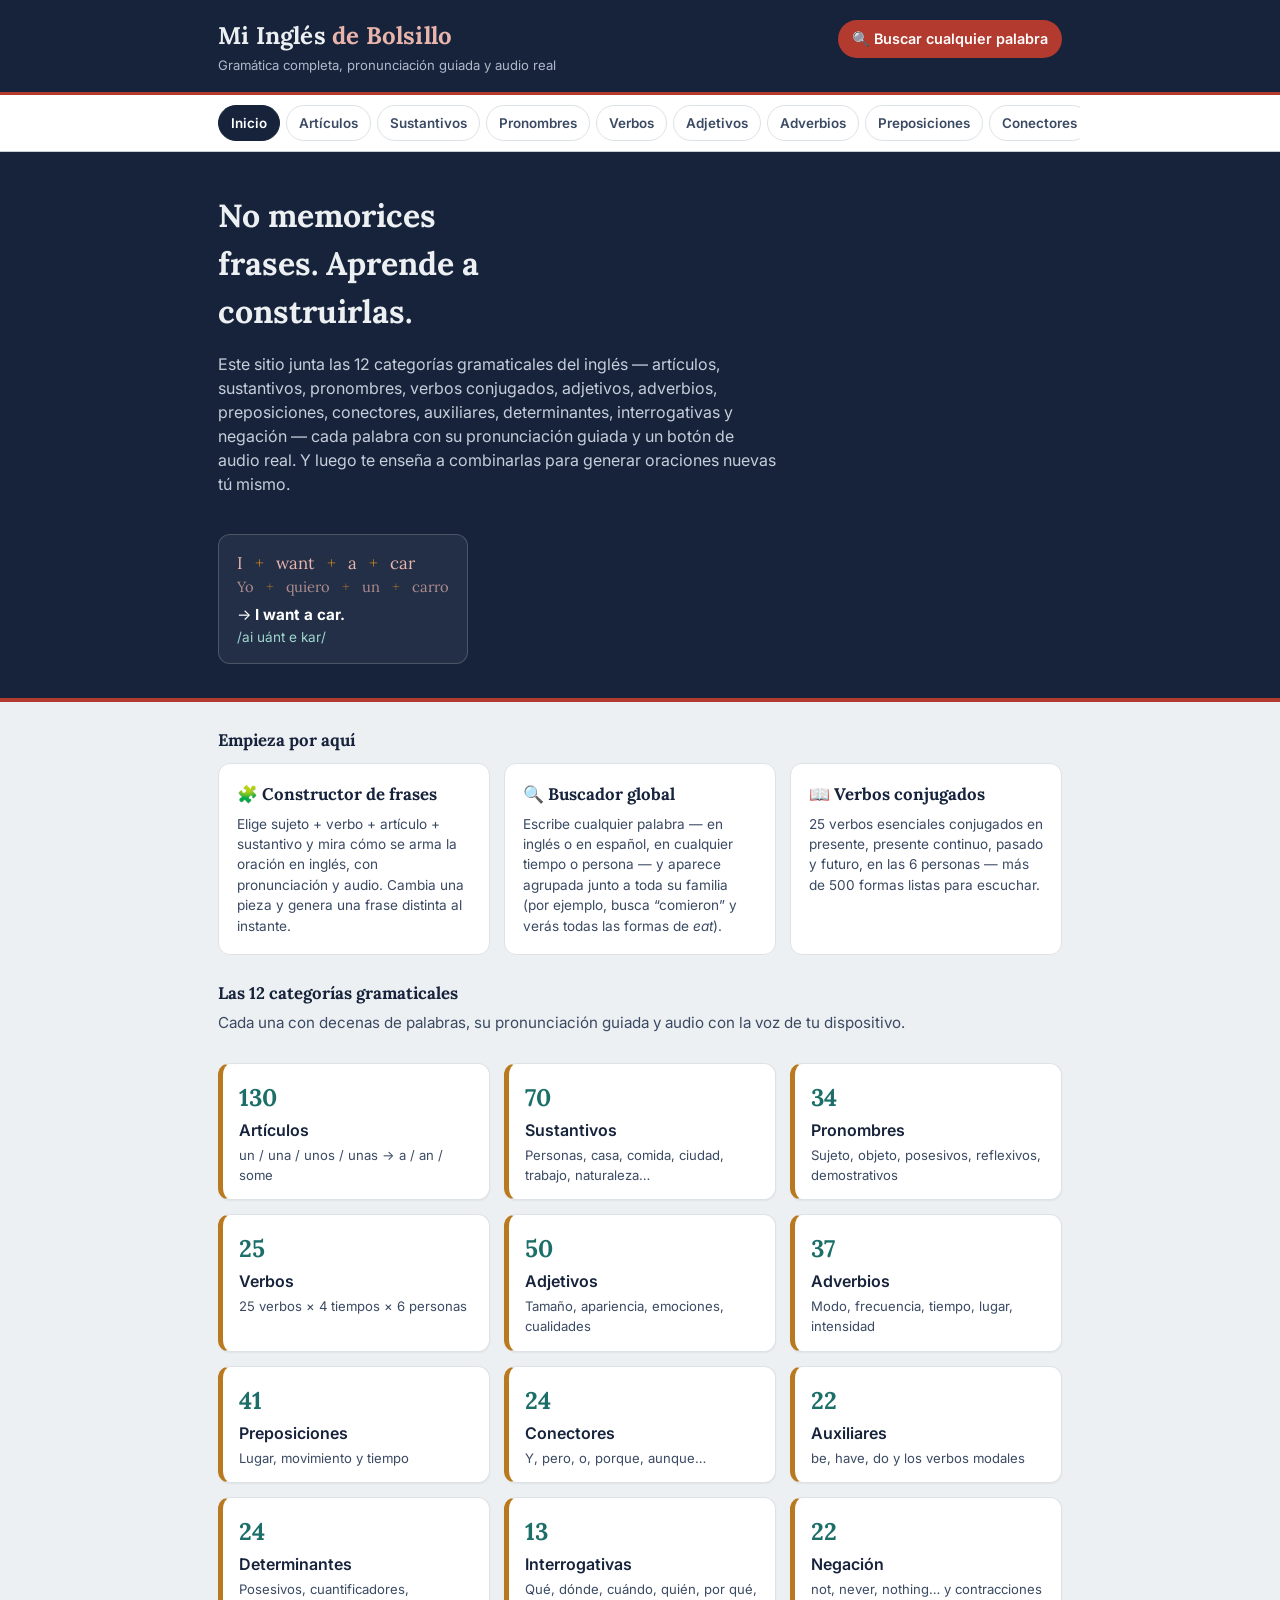
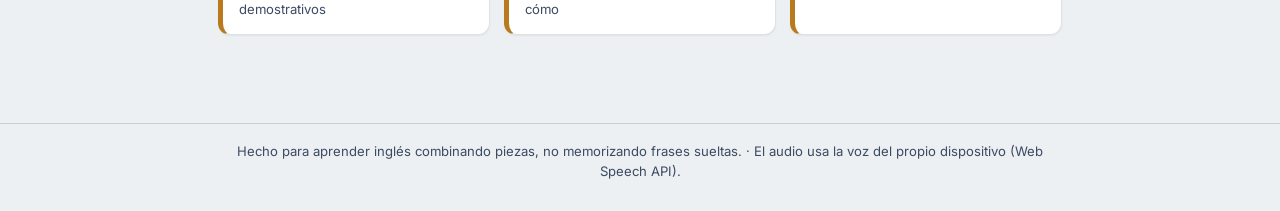
<file: index.html>
<!DOCTYPE html>
<html lang="es">
<head>
<meta charset="UTF-8">
<meta name="viewport" content="width=device-width, initial-scale=1.0">
<title>Mi Inglés de Bolsillo — Aprende inglés combinando piezas</title>
<link rel="stylesheet" href="css/style.css">
<link rel="manifest" href="manifest.json">
<meta name="theme-color" content="#16233B">
<link rel="icon" href="icons/icon-192.png">
<link rel="apple-touch-icon" href="icons/icon-192.png">
<meta name="apple-mobile-web-app-capable" content="yes">
<meta name="apple-mobile-web-app-status-bar-style" content="black-translucent">
<meta name="apple-mobile-web-app-title" content="Inglés Bolsillo">
</head>
<body>
  <header class="site-header">
    <div class="wrap">
      <div class="brand">
        <span class="brand-title">Mi Inglés <span class="accent">de Bolsillo</span></span>
        <span class="brand-tag">Gramática completa, pronunciación guiada y audio real</span>
      </div>
      <div class="header-search">
        <a href="buscador.html">🔍 Buscar cualquier palabra</a>
      </div>
    </div>
  </header>
  <nav class="tabs-rail">
    <div class="wrap">
      <a href="index.html" class="activo">Inicio</a>
      <a href="articulos.html">Artículos</a>
      <a href="sustantivos.html">Sustantivos</a>
      <a href="pronombres.html">Pronombres</a>
      <a href="verbos.html">Verbos</a>
      <a href="adjetivos.html">Adjetivos</a>
      <a href="adverbios.html">Adverbios</a>
      <a href="preposiciones.html">Preposiciones</a>
      <a href="conectores.html">Conectores</a>
      <a href="auxiliares.html">Auxiliares</a>
      <a href="determinantes.html">Determinantes</a>
      <a href="interrogativas.html">Interrogativas</a>
      <a href="negacion.html">Negación</a>
      <a href="buscador.html">🔍 Buscador</a>
      <a href="constructor.html">🧩 Constructor de frases</a>
    </div>
  </nav>

  <section class="hero-home">
    <div class="wrap">
      <h1>No memorices frases. Aprende a construirlas.</h1>
      <p class="hero-desc">Este sitio junta las 12 categorías gramaticales del inglés — artículos, sustantivos, pronombres, verbos conjugados, adjetivos, adverbios, preposiciones, conectores, auxiliares, determinantes, interrogativas y negación — cada palabra con su pronunciación guiada y un botón de audio real. Y luego te enseña a combinarlas para generar oraciones nuevas tú mismo.</p>

      <div class="hero-ejemplo">
        <div class="hero-ejemplo-formula">
          I <span class="hero-ejemplo-flecha">+</span> want <span class="hero-ejemplo-flecha">+</span> a <span class="hero-ejemplo-flecha">+</span> car
        </div>
        <div class="hero-ejemplo-formula" style="opacity:.7; font-size:.92rem;">
          Yo <span class="hero-ejemplo-flecha">+</span> quiero <span class="hero-ejemplo-flecha">+</span> un <span class="hero-ejemplo-flecha">+</span> carro
        </div>
        <div class="hero-ejemplo-resultado">→ <strong>I want a car.</strong></div>
        <div class="hero-ejemplo-ph">/ai uánt e kar/</div>
      </div>
    </div>
  </section>

  <main>
    <div class="wrap">
      <h2 class="subtitulo-seccion" style="margin-top:0;">Empieza por aquí</h2>
      <div class="destacados-grid">
        <a class="destacado-card" href="constructor.html">
          <h3>🧩 Constructor de frases</h3>
          <p>Elige sujeto + verbo + artículo + sustantivo y mira cómo se arma la oración en inglés, con pronunciación y audio. Cambia una pieza y genera una frase distinta al instante.</p>
        </a>
        <a class="destacado-card" href="buscador.html">
          <h3>🔍 Buscador global</h3>
          <p>Escribe cualquier palabra — en inglés o en español, en cualquier tiempo o persona — y aparece agrupada junto a toda su familia (por ejemplo, busca “comieron” y verás todas las formas de <em>eat</em>).</p>
        </a>
        <a class="destacado-card" href="verbos.html">
          <h3>📖 Verbos conjugados</h3>
          <p>25 verbos esenciales conjugados en presente, presente continuo, pasado y futuro, en las 6 personas — más de 500 formas listas para escuchar.</p>
        </a>
      </div>

      <h2 class="subtitulo-seccion">Las 12 categorías gramaticales</h2>
      <p class="page-sub" style="margin-top:-4px;">Cada una con decenas de palabras, su pronunciación guiada y audio con la voz de tu dispositivo.</p>
      <div class="categorias-grid" id="grid-categorias"></div>
    </div>
  </main>

  <footer class="site-footer">
    <div class="wrap">
      Hecho para aprender inglés combinando piezas, no memorizando frases sueltas. · El audio usa la voz del propio dispositivo (Web Speech API).
    </div>
  </footer>

  <script src="js/data.js"></script>
  <script>
    const CATEGORIAS_HOME = [
      { href: "articulos.html", nombre: "Artículos", desc: "un / una / unos / unas → a / an / some", n: Object.values(ARTICULOS).flat().length },
      { href: "sustantivos.html", nombre: "Sustantivos", desc: "Personas, casa, comida, ciudad, trabajo, naturaleza…", n: Object.values(SUSTANTIVOS).flat().length },
      { href: "pronombres.html", nombre: "Pronombres", desc: "Sujeto, objeto, posesivos, reflexivos, demostrativos", n: Object.values(PRONOMBRES).flat().length },
      { href: "verbos.html", nombre: "Verbos", desc: "25 verbos × 4 tiempos × 6 personas", n: 25 },
      { href: "adjetivos.html", nombre: "Adjetivos", desc: "Tamaño, apariencia, emociones, cualidades", n: Object.values(ADJETIVOS).flat().length },
      { href: "adverbios.html", nombre: "Adverbios", desc: "Modo, frecuencia, tiempo, lugar, intensidad", n: Object.values(ADVERBIOS).flat().length },
      { href: "preposiciones.html", nombre: "Preposiciones", desc: "Lugar, movimiento y tiempo", n: Object.values(PREPOSICIONES).flat().length },
      { href: "conectores.html", nombre: "Conectores", desc: "Y, pero, o, porque, aunque…", n: Object.values(CONECTORES).flat().length },
      { href: "auxiliares.html", nombre: "Auxiliares", desc: "be, have, do y los verbos modales", n: Object.values(AUXILIARES).flat().length },
      { href: "determinantes.html", nombre: "Determinantes", desc: "Posesivos, cuantificadores, demostrativos", n: Object.values(DETERMINANTES).flat().length },
      { href: "interrogativas.html", nombre: "Interrogativas", desc: "Qué, dónde, cuándo, quién, por qué, cómo", n: Object.values(INTERROGATIVAS).flat().length },
      { href: "negacion.html", nombre: "Negación", desc: "not, never, nothing… y contracciones", n: Object.values(NEGACION).flat().length }
    ];
    document.getElementById("grid-categorias").innerHTML = CATEGORIAS_HOME.map(c => `
      <a class="categoria-tab" href="${c.href}">
        <span class="num">${c.n}</span>
        <span class="nombre">${c.nombre}</span>
        <span class="desc">${c.desc}</span>
      </a>
    `).join("");
  </script>
<script>
if ("serviceWorker" in navigator) {
  window.addEventListener("load", () => {
    navigator.serviceWorker.register("sw.js").catch(console.error);
  });
}
</script>
</body>
</html>
</file>
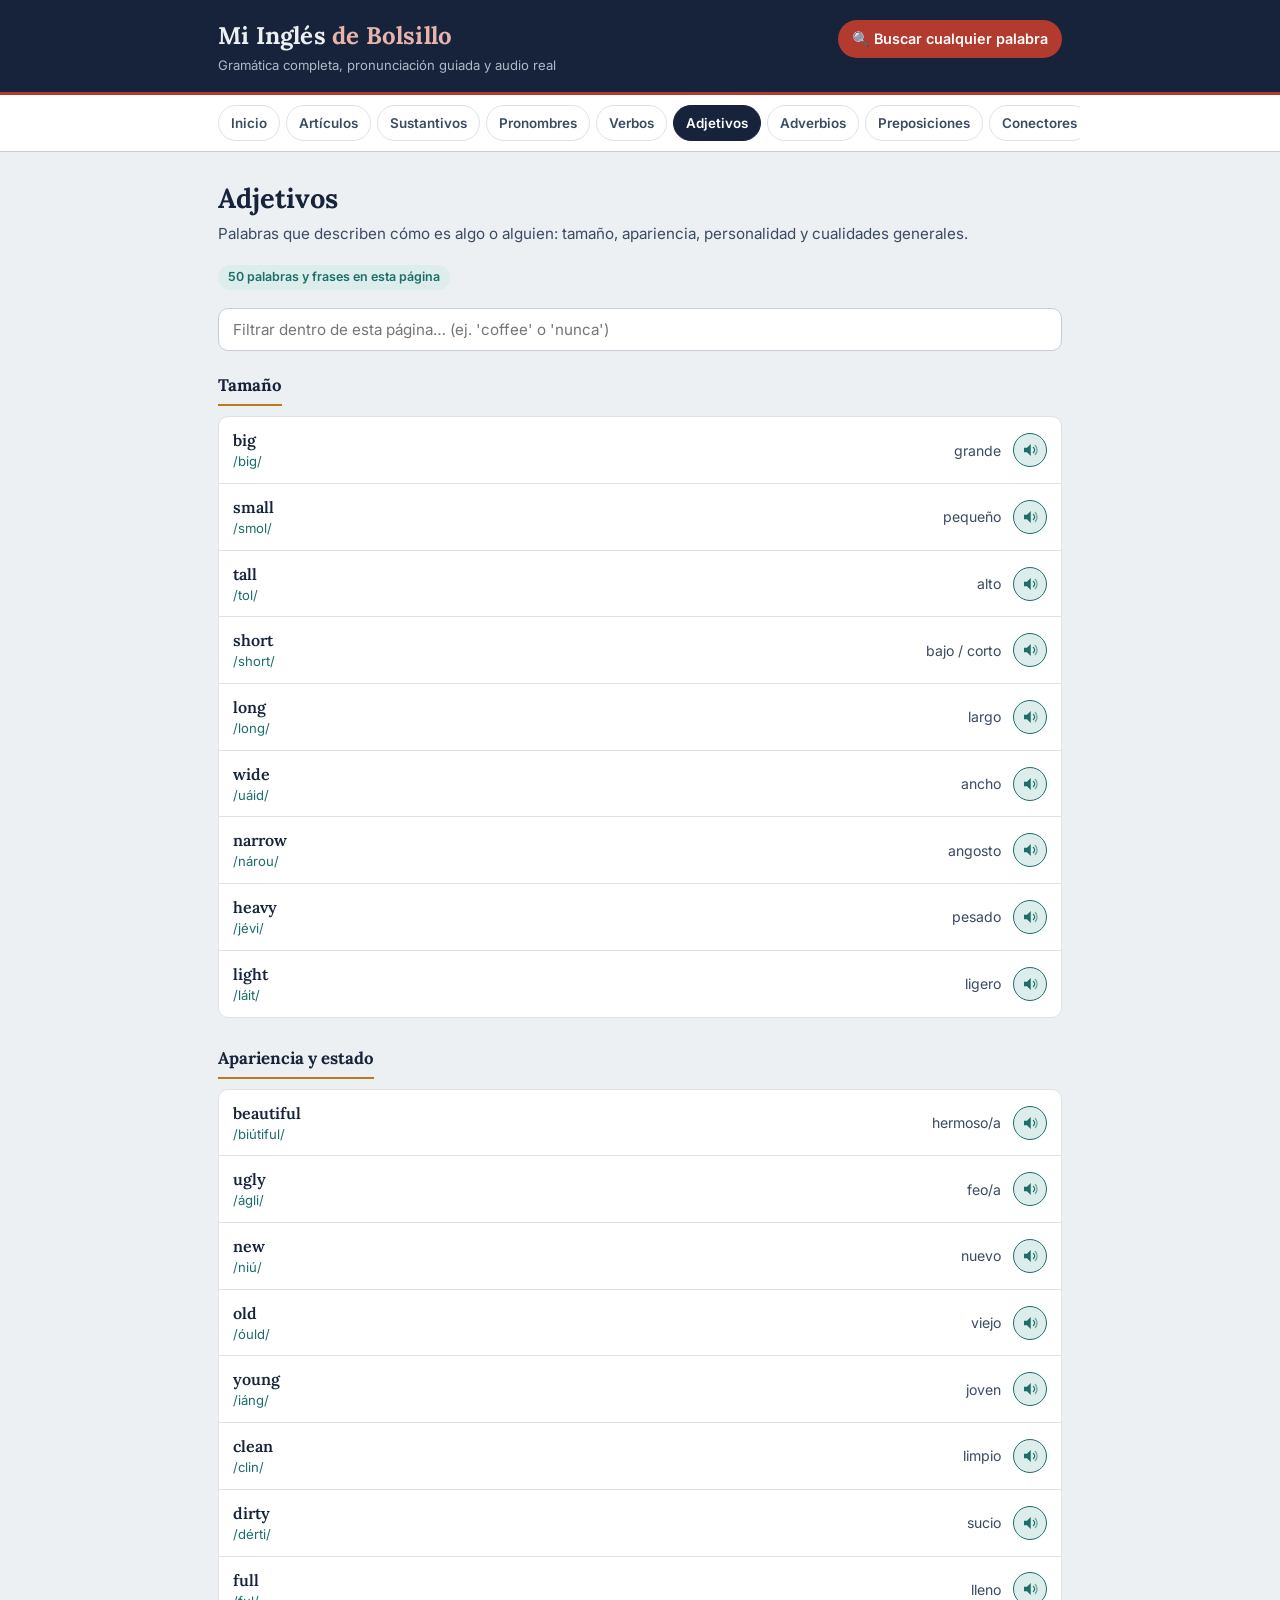
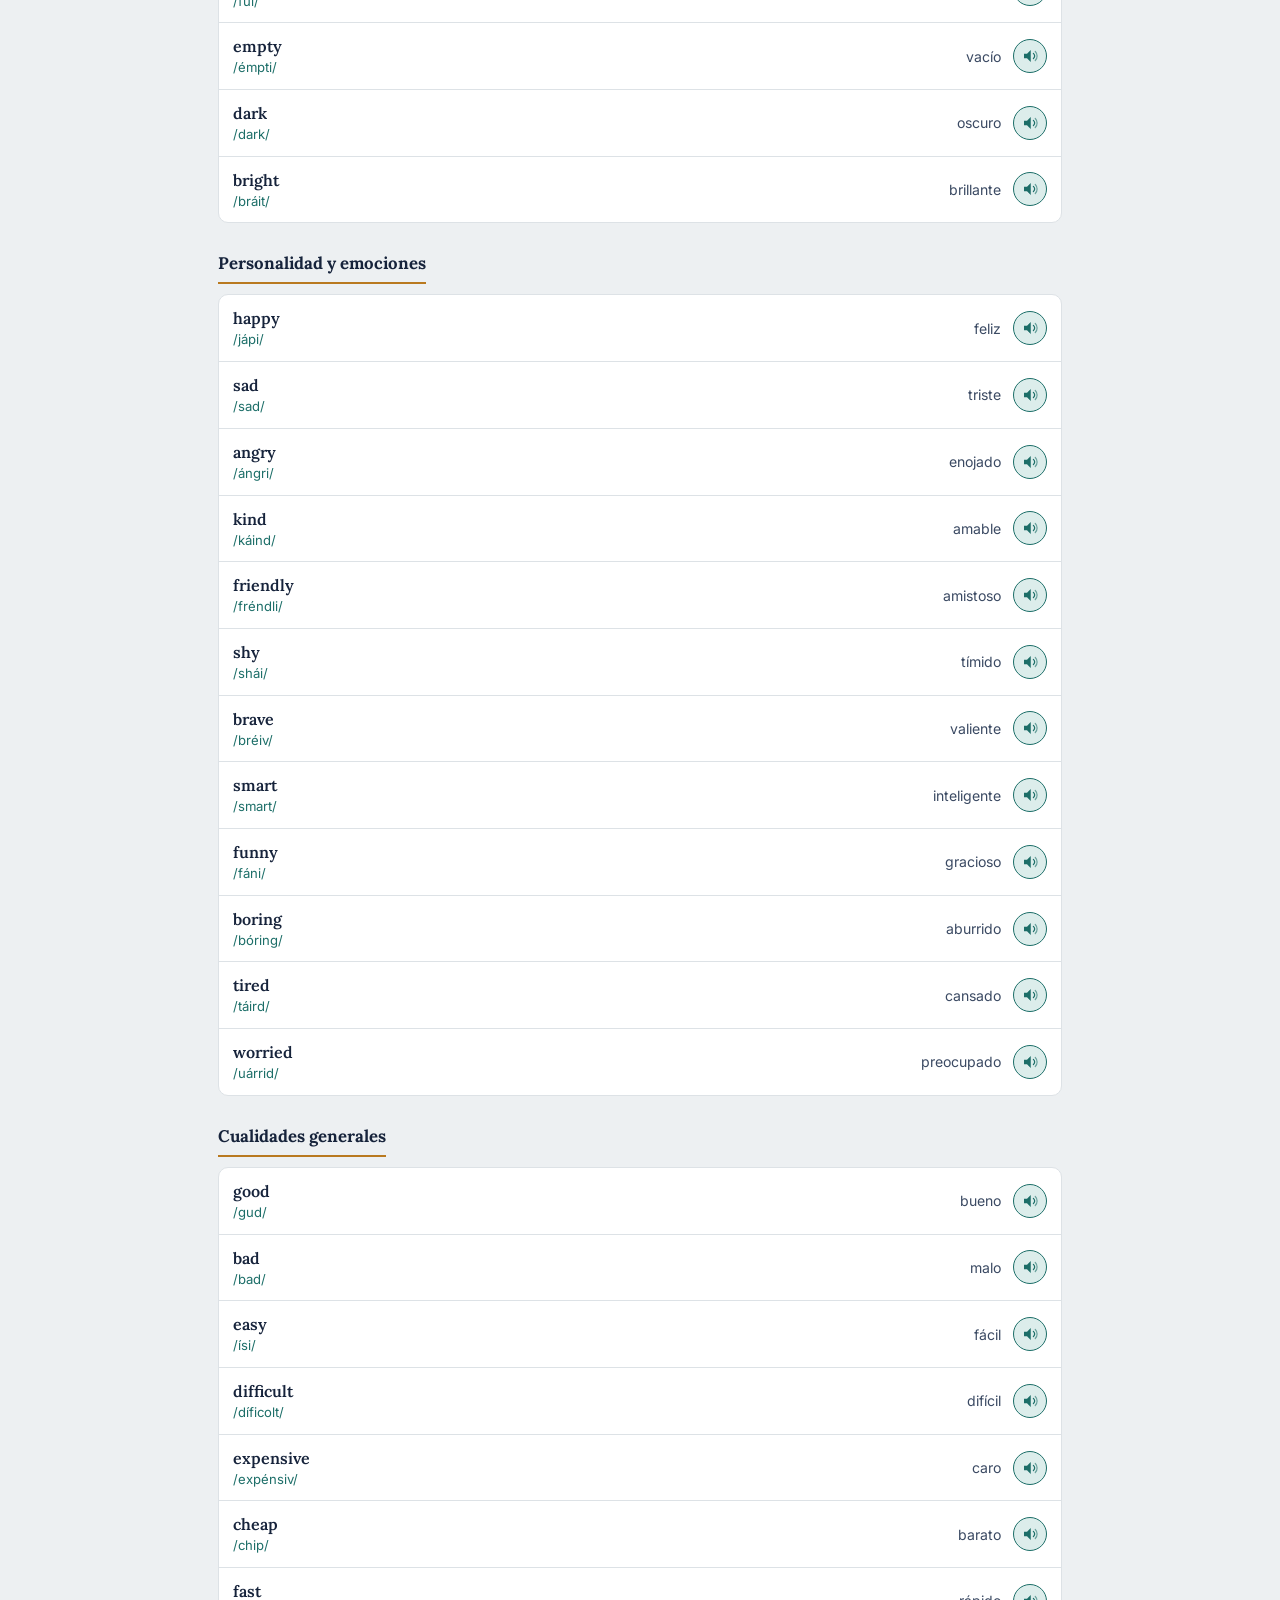
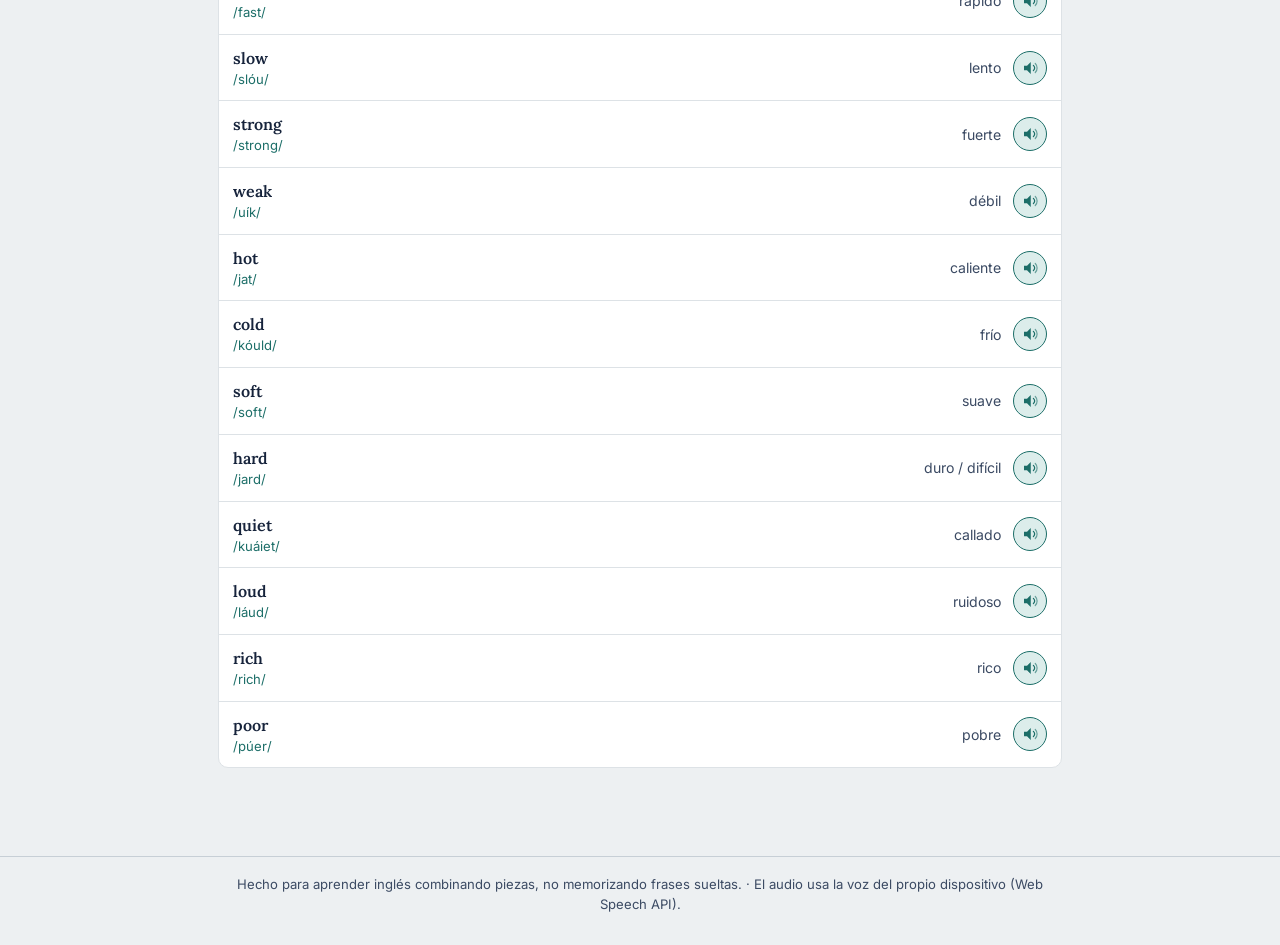
<file: adjetivos.html>
<!DOCTYPE html>
<html lang="es">
<head>
<meta charset="UTF-8">
<meta name="viewport" content="width=device-width, initial-scale=1.0">
<title>Adjetivos · Mi Inglés de Bolsillo</title>
<link rel="stylesheet" href="css/style.css">
<link rel="manifest" href="manifest.json">
<meta name="theme-color" content="#16233B">
<link rel="icon" href="icons/icon-192.png">
<link rel="apple-touch-icon" href="icons/icon-192.png">
<meta name="apple-mobile-web-app-capable" content="yes">
<meta name="apple-mobile-web-app-status-bar-style" content="black-translucent">
<meta name="apple-mobile-web-app-title" content="Inglés Bolsillo">
</head>
<body>
  <header class="site-header">
    <div class="wrap">
      <div class="brand">
        <span class="brand-title">Mi Inglés <span class="accent">de Bolsillo</span></span>
        <span class="brand-tag">Gramática completa, pronunciación guiada y audio real</span>
      </div>
      <div class="header-search">
        <a href="buscador.html">🔍 Buscar cualquier palabra</a>
      </div>
    </div>
  </header>
  <nav class="tabs-rail">
    <div class="wrap">
      <a href="index.html" class="">Inicio</a>
      <a href="articulos.html" class="">Artículos</a>
      <a href="sustantivos.html" class="">Sustantivos</a>
      <a href="pronombres.html" class="">Pronombres</a>
      <a href="verbos.html" class="">Verbos</a>
      <a href="adjetivos.html" class="activo">Adjetivos</a>
      <a href="adverbios.html" class="">Adverbios</a>
      <a href="preposiciones.html" class="">Preposiciones</a>
      <a href="conectores.html" class="">Conectores</a>
      <a href="auxiliares.html" class="">Auxiliares</a>
      <a href="determinantes.html" class="">Determinantes</a>
      <a href="interrogativas.html" class="">Interrogativas</a>
      <a href="negacion.html" class="">Negación</a>
      <a href="buscador.html" class="">🔍 Buscador</a>
      <a href="constructor.html" class="">🧩 Constructor de frases</a>
    </div>
  </nav>
  <main>
    <div class="wrap">
      <h1 class="page-title">Adjetivos</h1>
      <p class="page-sub">Palabras que describen cómo es algo o alguien: tamaño, apariencia, personalidad y cualidades generales.</p>
      <span id="lista-adjetivos-contador"></span>
      
      
      <input type="text" id="lista-adjetivos-filtro" class="filtro-local" placeholder="Filtrar dentro de esta página… (ej. 'coffee' o 'nunca')" autocomplete="off">
      <div id="lista-adjetivos"></div>
    
    </div>
  </main>
  <footer class="site-footer">
    <div class="wrap">
      Hecho para aprender inglés combinando piezas, no memorizando frases sueltas. · El audio usa la voz del propio dispositivo (Web Speech API).
    </div>
  </footer>
  <script src="js/data.js"></script>
  <script src="js/conjugator.js"></script>
  <script src="js/speech.js"></script>
  <script src="js/render.js"></script>

  <script>
    renderCategoria("lista-adjetivos", ADJETIVOS, "Adjetivos");
  </script>
<script>
if ("serviceWorker" in navigator) {
  window.addEventListener("load", () => {
    navigator.serviceWorker.register("sw.js").catch(console.error);
  });
}
</script>
</body>
</html>
</file>
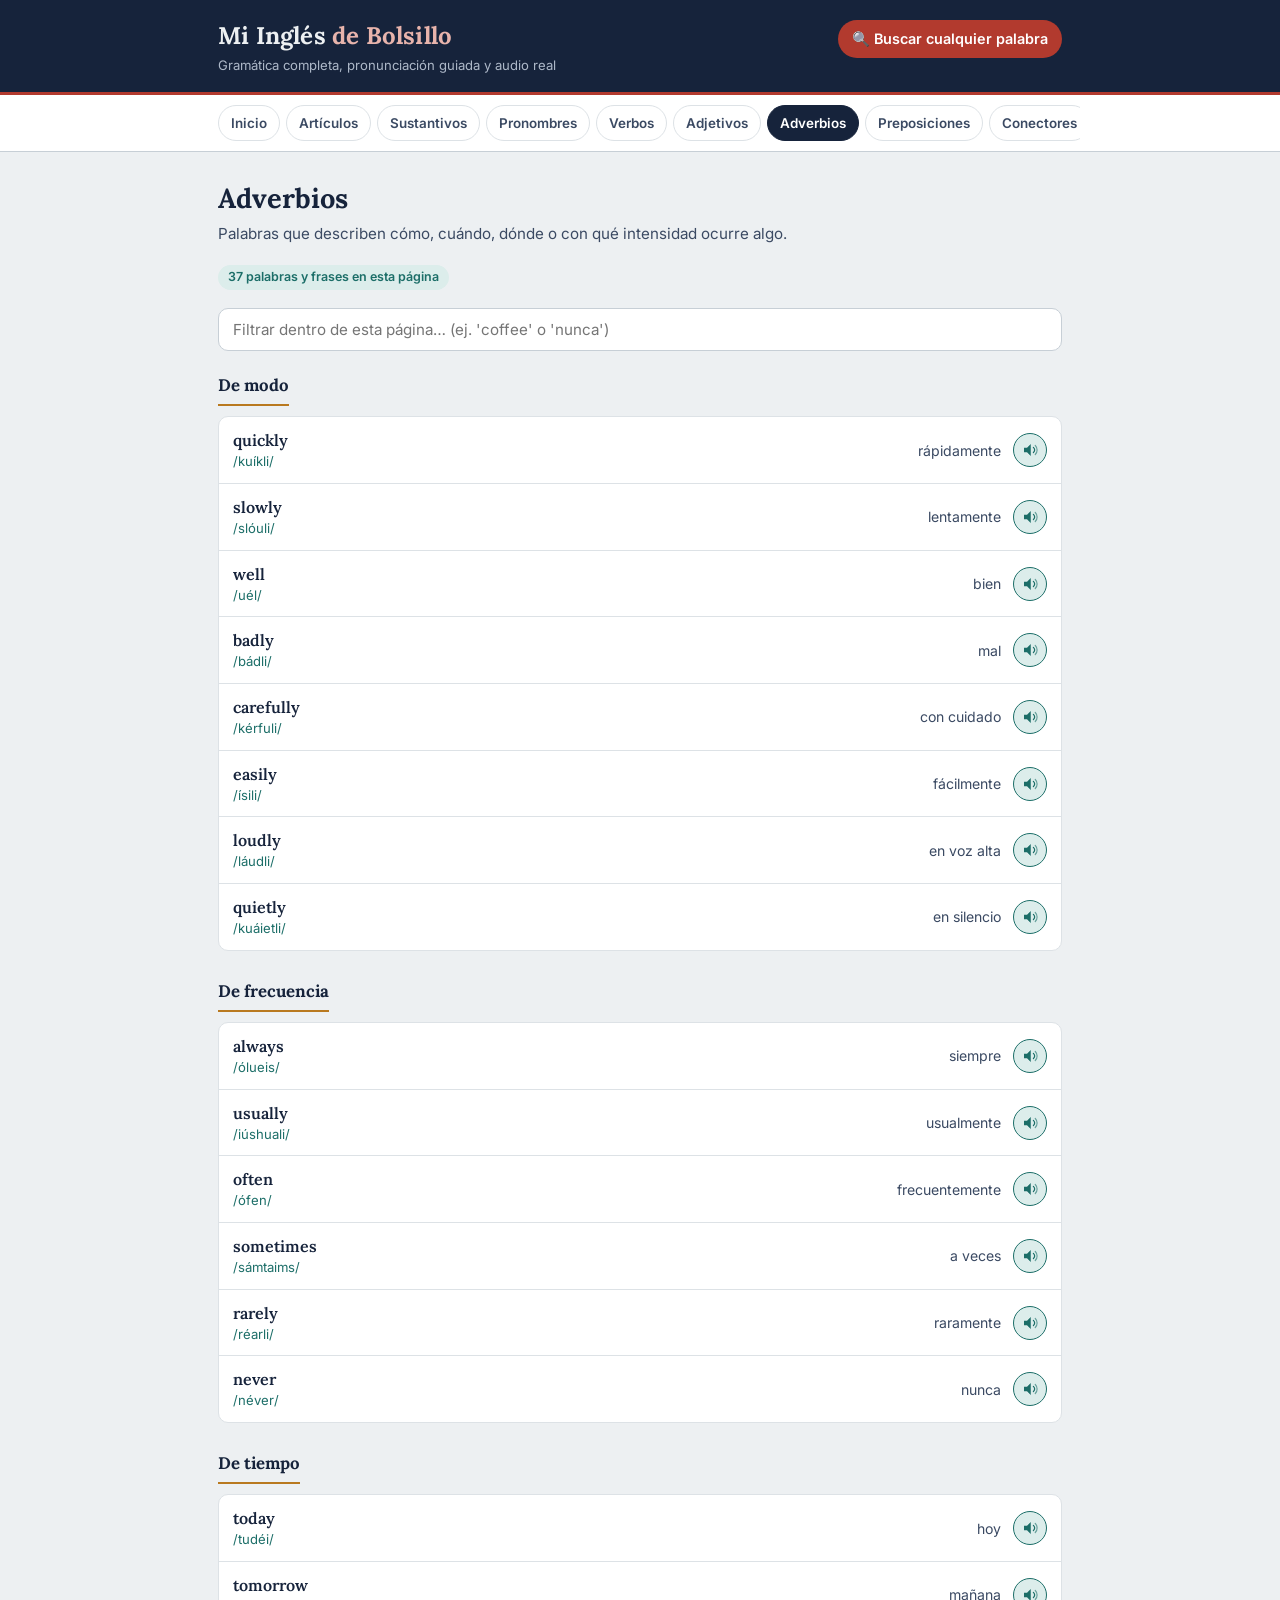
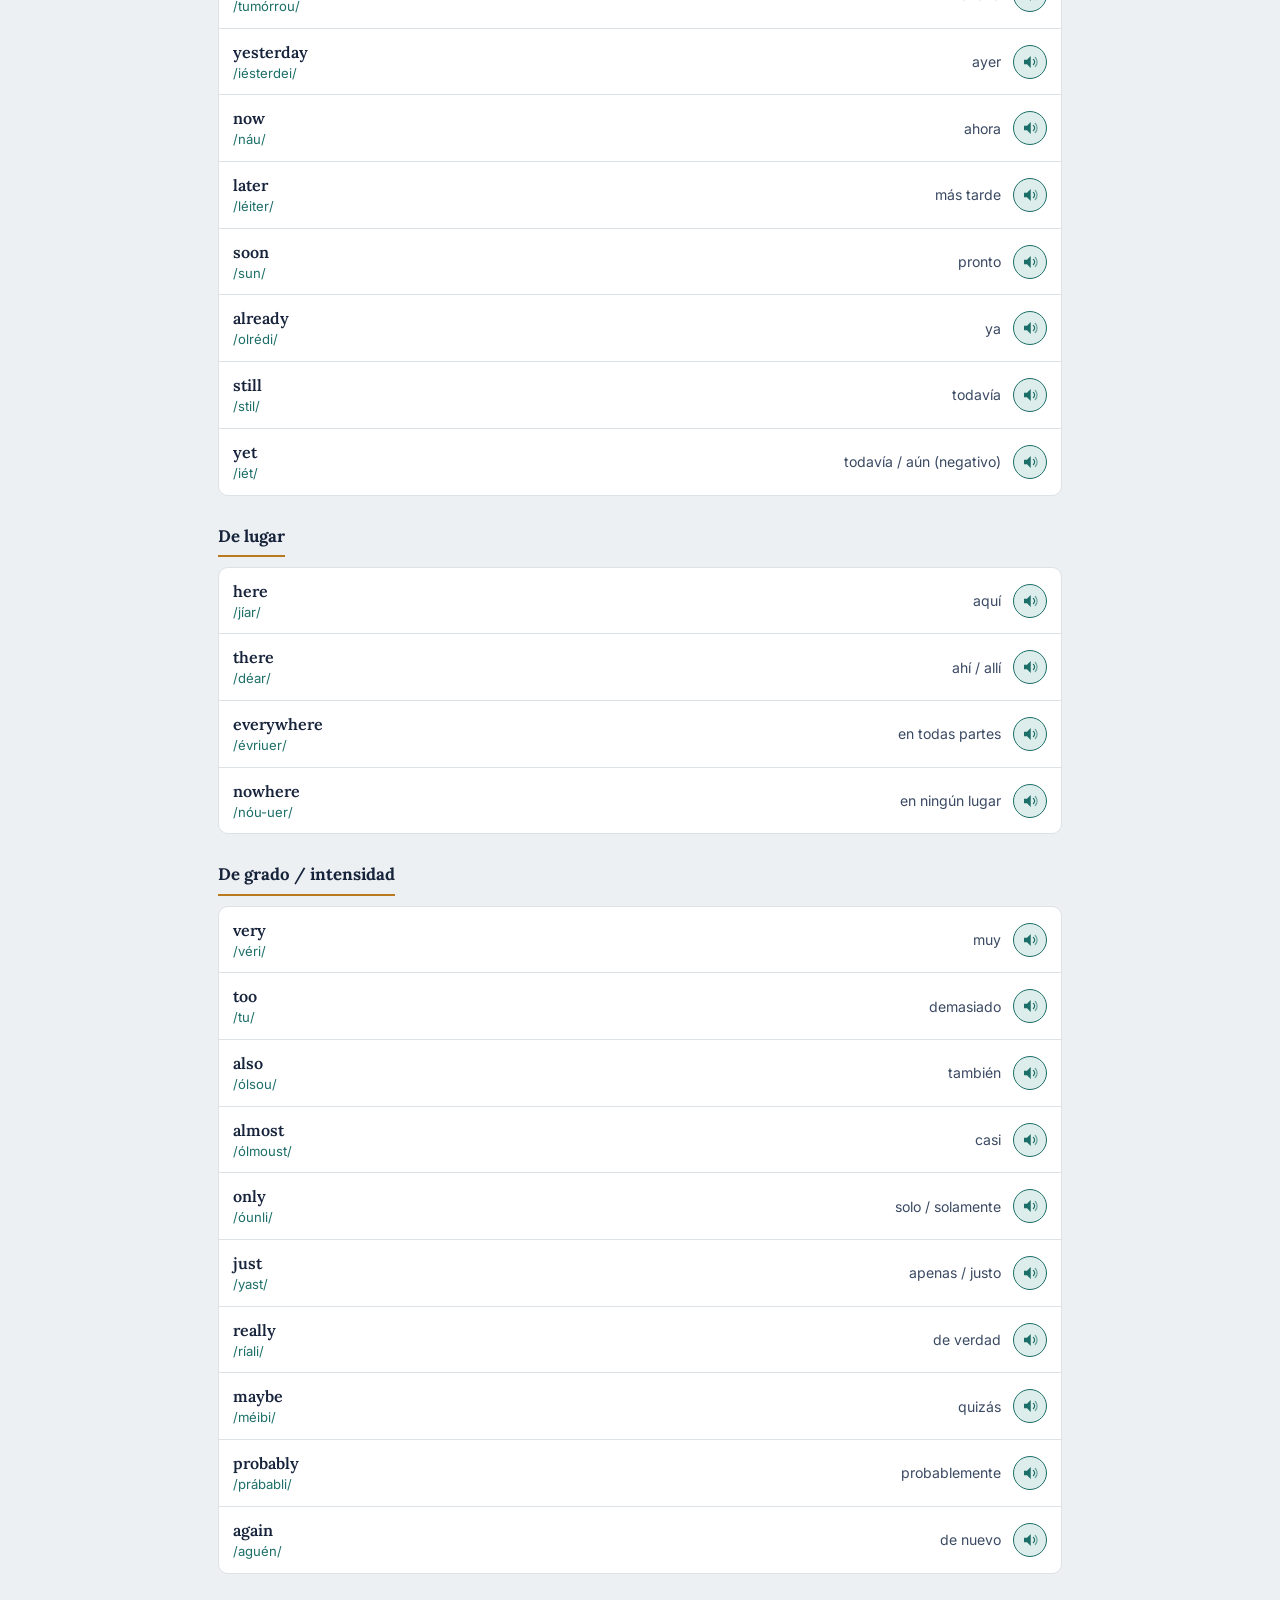
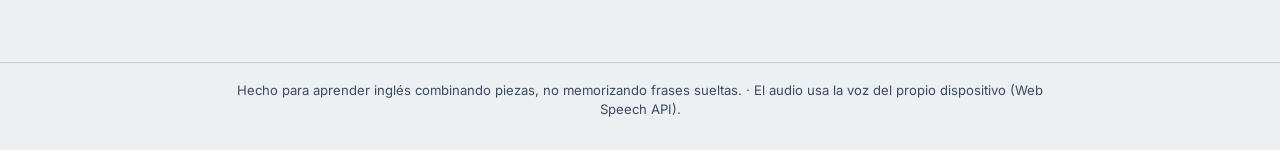
<file: adverbios.html>
<!DOCTYPE html>
<html lang="es">
<head>
<meta charset="UTF-8">
<meta name="viewport" content="width=device-width, initial-scale=1.0">
<title>Adverbios · Mi Inglés de Bolsillo</title>
<link rel="stylesheet" href="css/style.css">
<link rel="manifest" href="manifest.json">
<meta name="theme-color" content="#16233B">
<link rel="icon" href="icons/icon-192.png">
<link rel="apple-touch-icon" href="icons/icon-192.png">
<meta name="apple-mobile-web-app-capable" content="yes">
<meta name="apple-mobile-web-app-status-bar-style" content="black-translucent">
<meta name="apple-mobile-web-app-title" content="Inglés Bolsillo">
</head>
<body>
  <header class="site-header">
    <div class="wrap">
      <div class="brand">
        <span class="brand-title">Mi Inglés <span class="accent">de Bolsillo</span></span>
        <span class="brand-tag">Gramática completa, pronunciación guiada y audio real</span>
      </div>
      <div class="header-search">
        <a href="buscador.html">🔍 Buscar cualquier palabra</a>
      </div>
    </div>
  </header>
  <nav class="tabs-rail">
    <div class="wrap">
      <a href="index.html" class="">Inicio</a>
      <a href="articulos.html" class="">Artículos</a>
      <a href="sustantivos.html" class="">Sustantivos</a>
      <a href="pronombres.html" class="">Pronombres</a>
      <a href="verbos.html" class="">Verbos</a>
      <a href="adjetivos.html" class="">Adjetivos</a>
      <a href="adverbios.html" class="activo">Adverbios</a>
      <a href="preposiciones.html" class="">Preposiciones</a>
      <a href="conectores.html" class="">Conectores</a>
      <a href="auxiliares.html" class="">Auxiliares</a>
      <a href="determinantes.html" class="">Determinantes</a>
      <a href="interrogativas.html" class="">Interrogativas</a>
      <a href="negacion.html" class="">Negación</a>
      <a href="buscador.html" class="">🔍 Buscador</a>
      <a href="constructor.html" class="">🧩 Constructor de frases</a>
    </div>
  </nav>
  <main>
    <div class="wrap">
      <h1 class="page-title">Adverbios</h1>
      <p class="page-sub">Palabras que describen cómo, cuándo, dónde o con qué intensidad ocurre algo.</p>
      <span id="lista-adverbios-contador"></span>
      
      
      <input type="text" id="lista-adverbios-filtro" class="filtro-local" placeholder="Filtrar dentro de esta página… (ej. 'coffee' o 'nunca')" autocomplete="off">
      <div id="lista-adverbios"></div>
    
    </div>
  </main>
  <footer class="site-footer">
    <div class="wrap">
      Hecho para aprender inglés combinando piezas, no memorizando frases sueltas. · El audio usa la voz del propio dispositivo (Web Speech API).
    </div>
  </footer>
  <script src="js/data.js"></script>
  <script src="js/conjugator.js"></script>
  <script src="js/speech.js"></script>
  <script src="js/render.js"></script>

  <script>
    renderCategoria("lista-adverbios", ADVERBIOS, "Adverbios");
  </script>
<script>
if ("serviceWorker" in navigator) {
  window.addEventListener("load", () => {
    navigator.serviceWorker.register("sw.js").catch(console.error);
  });
}
</script>
</body>
</html>
</file>
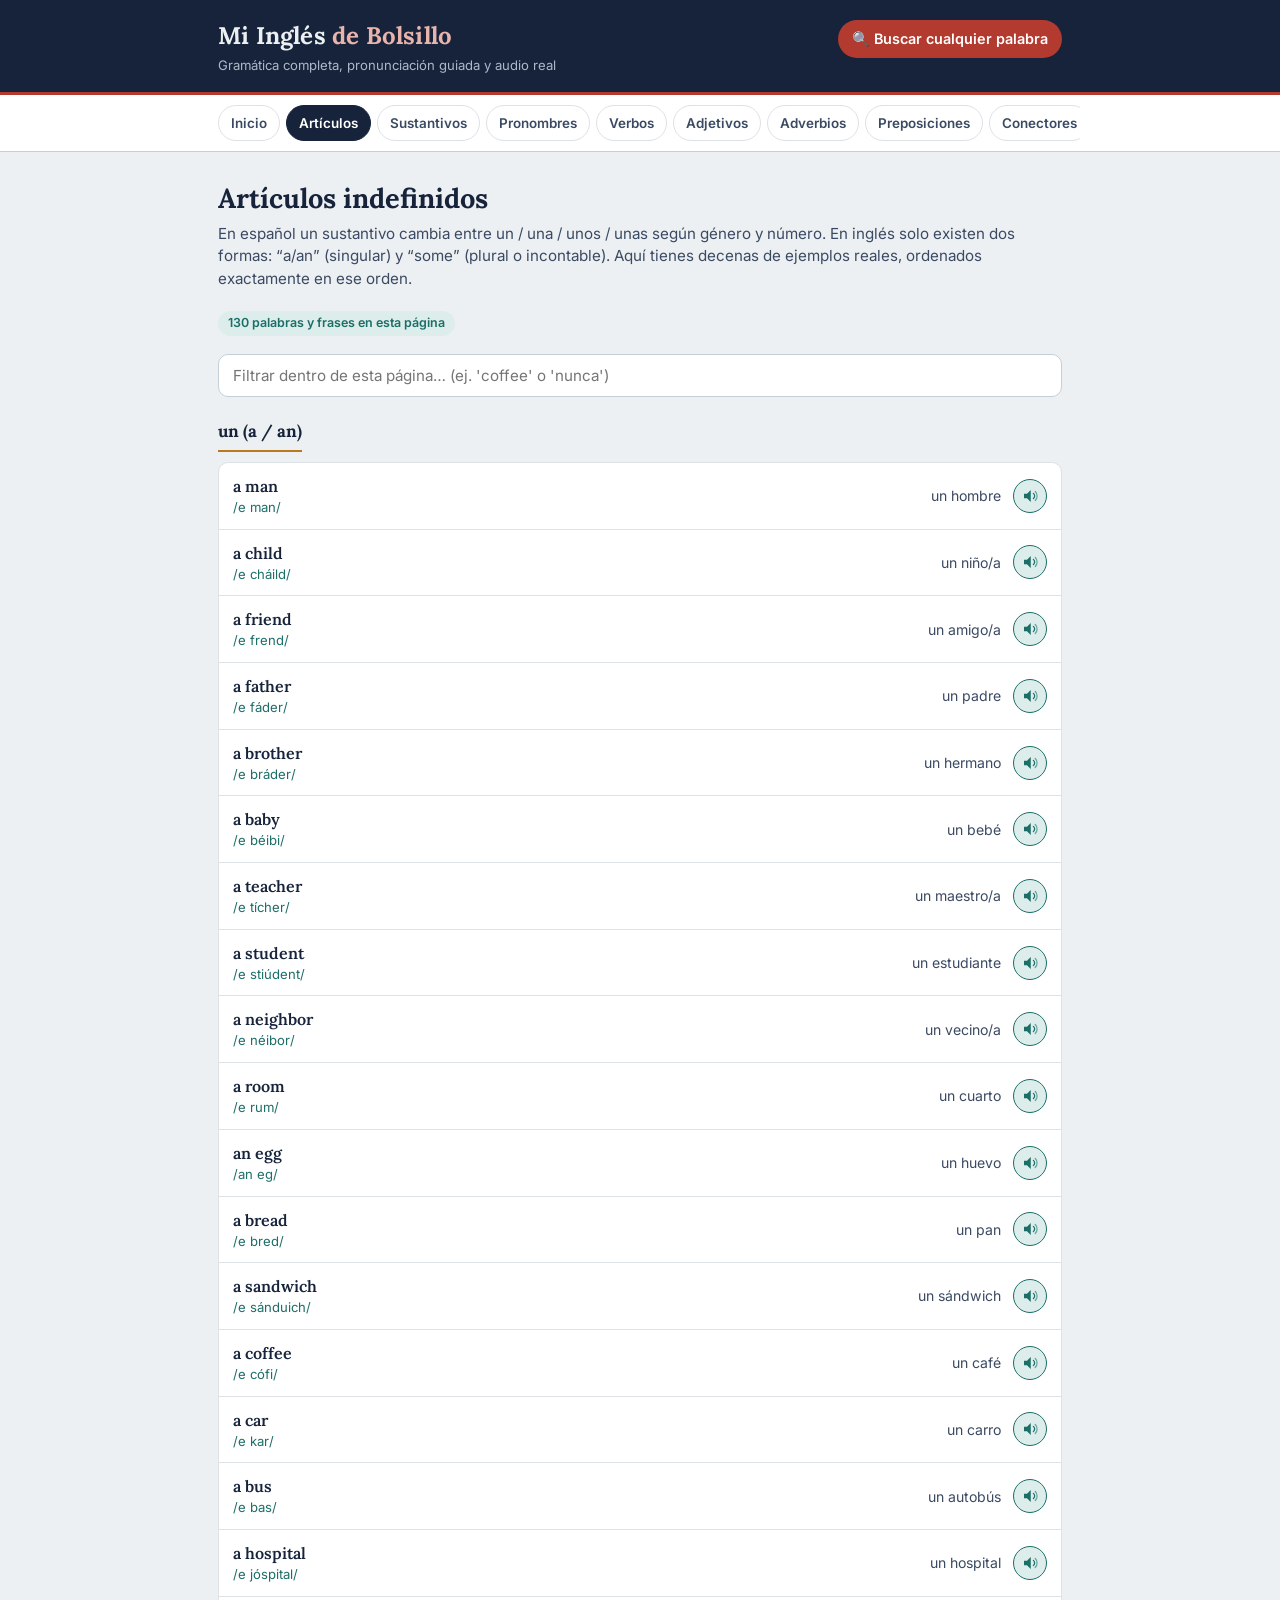
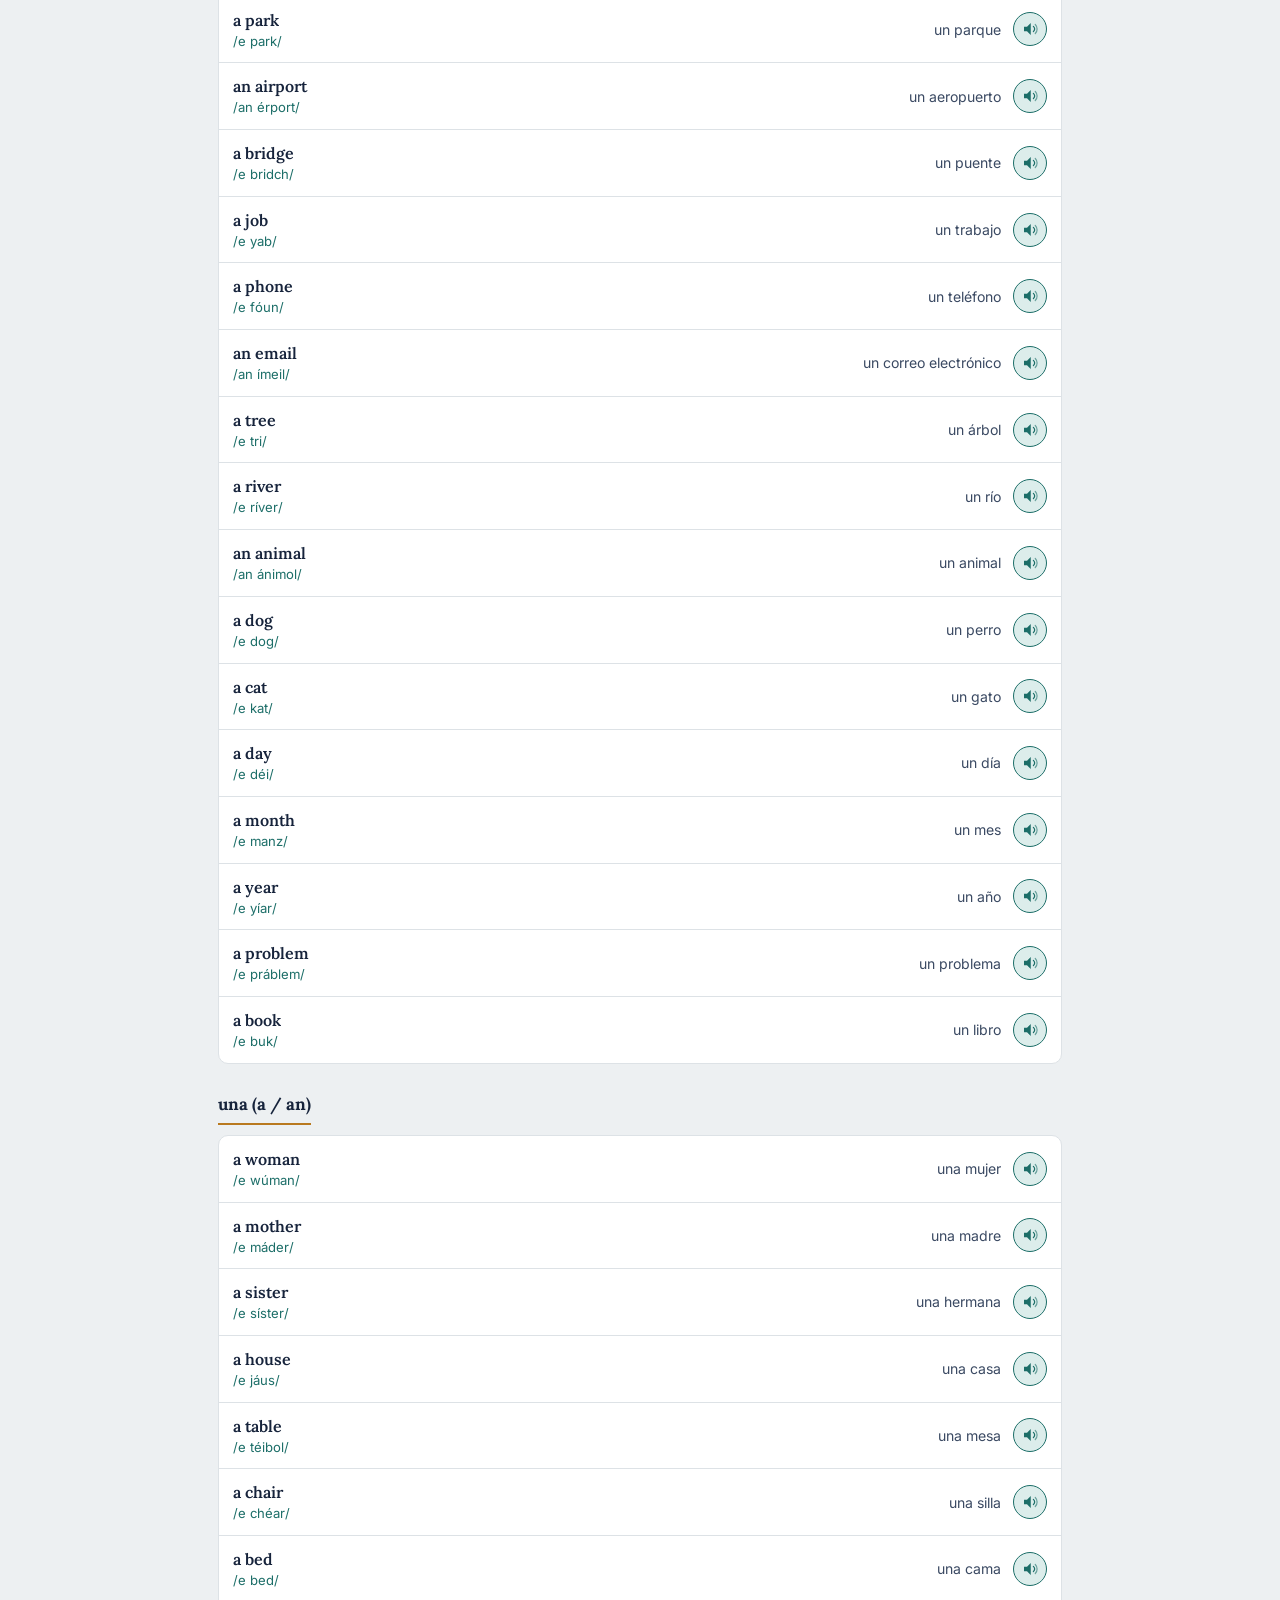
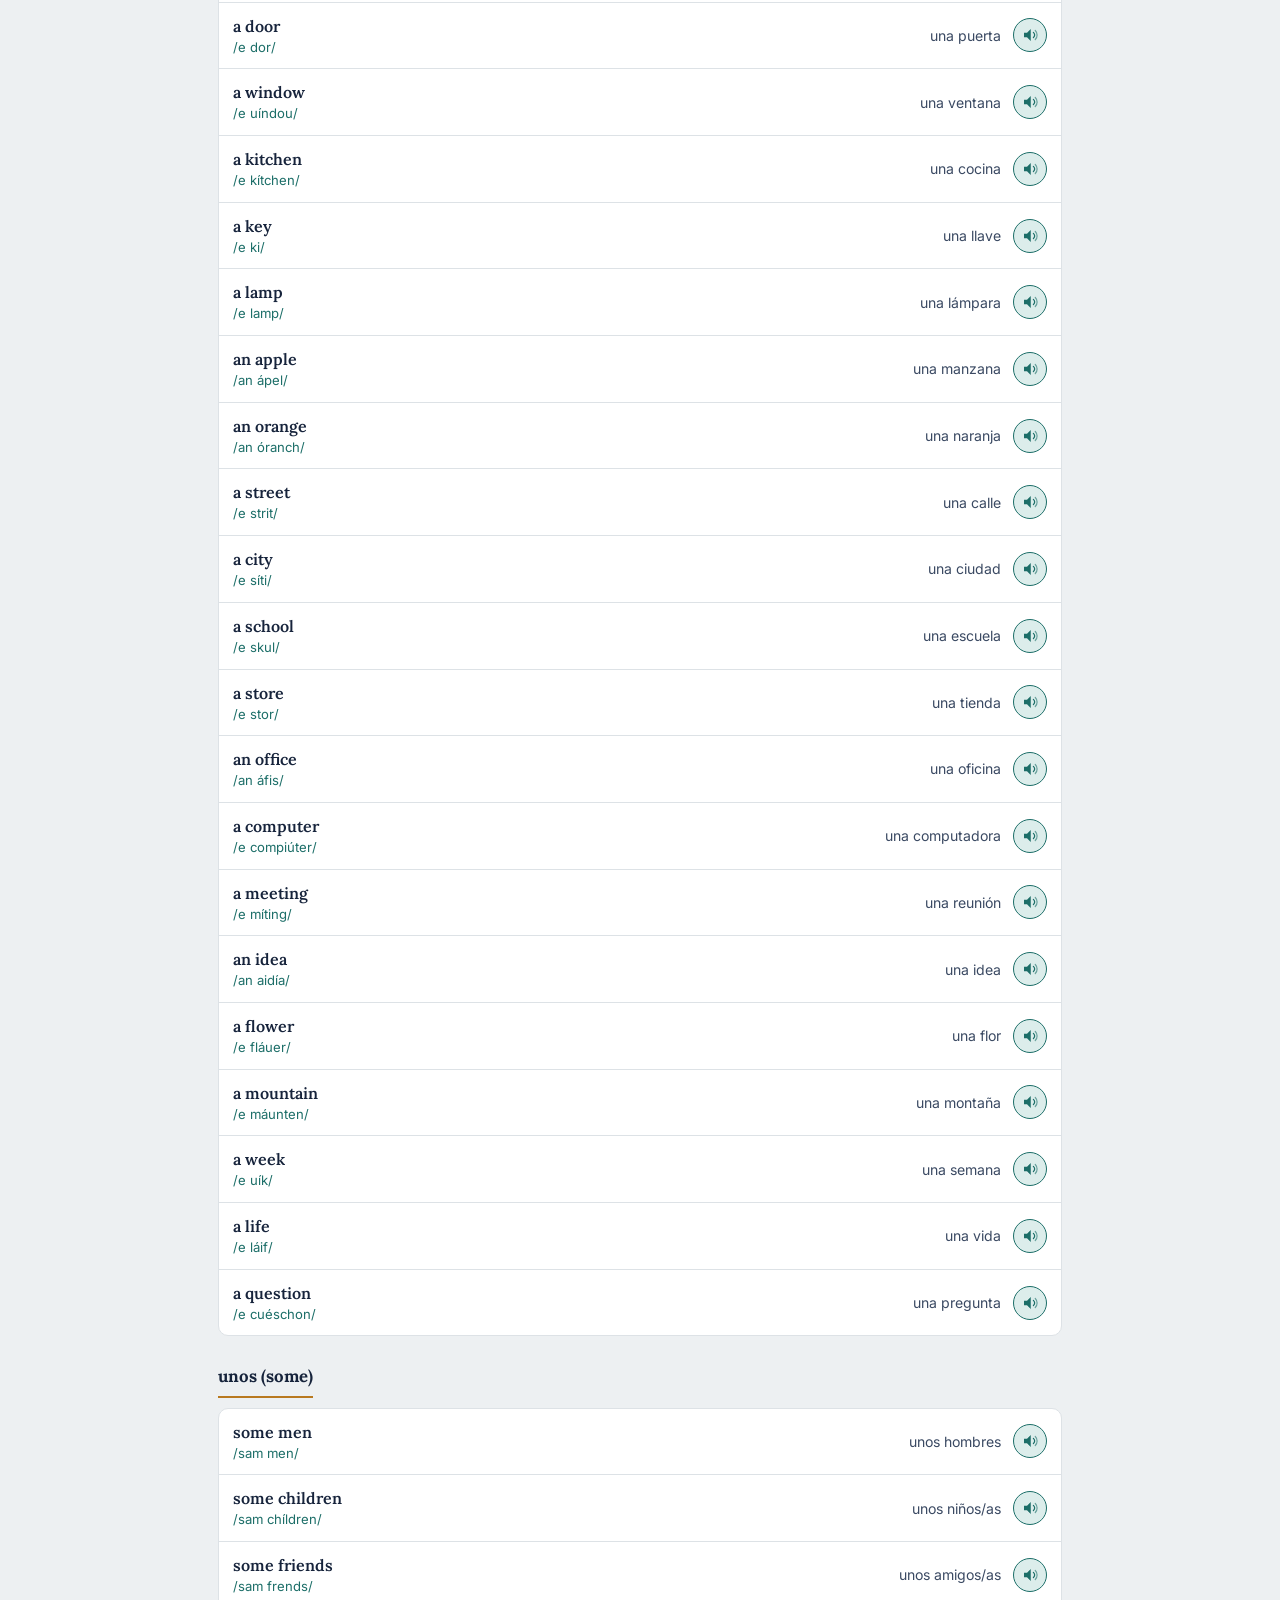
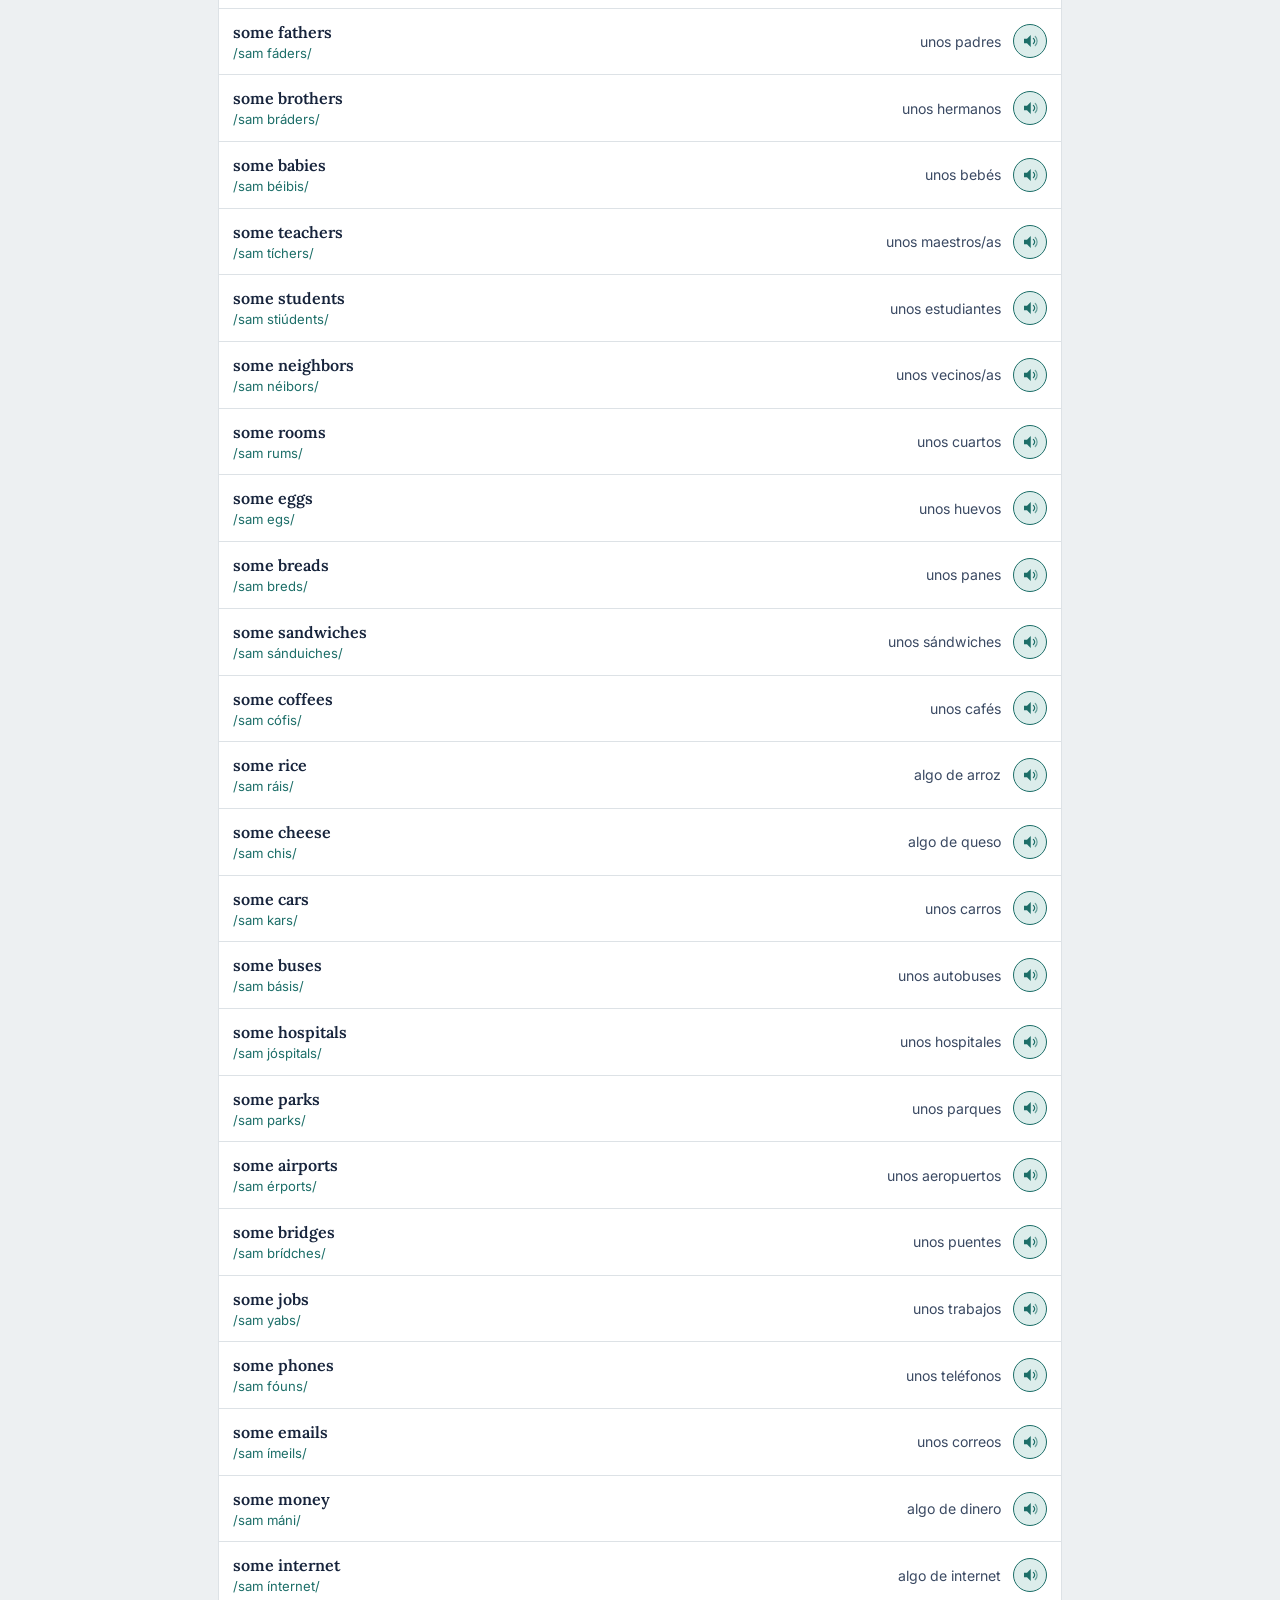
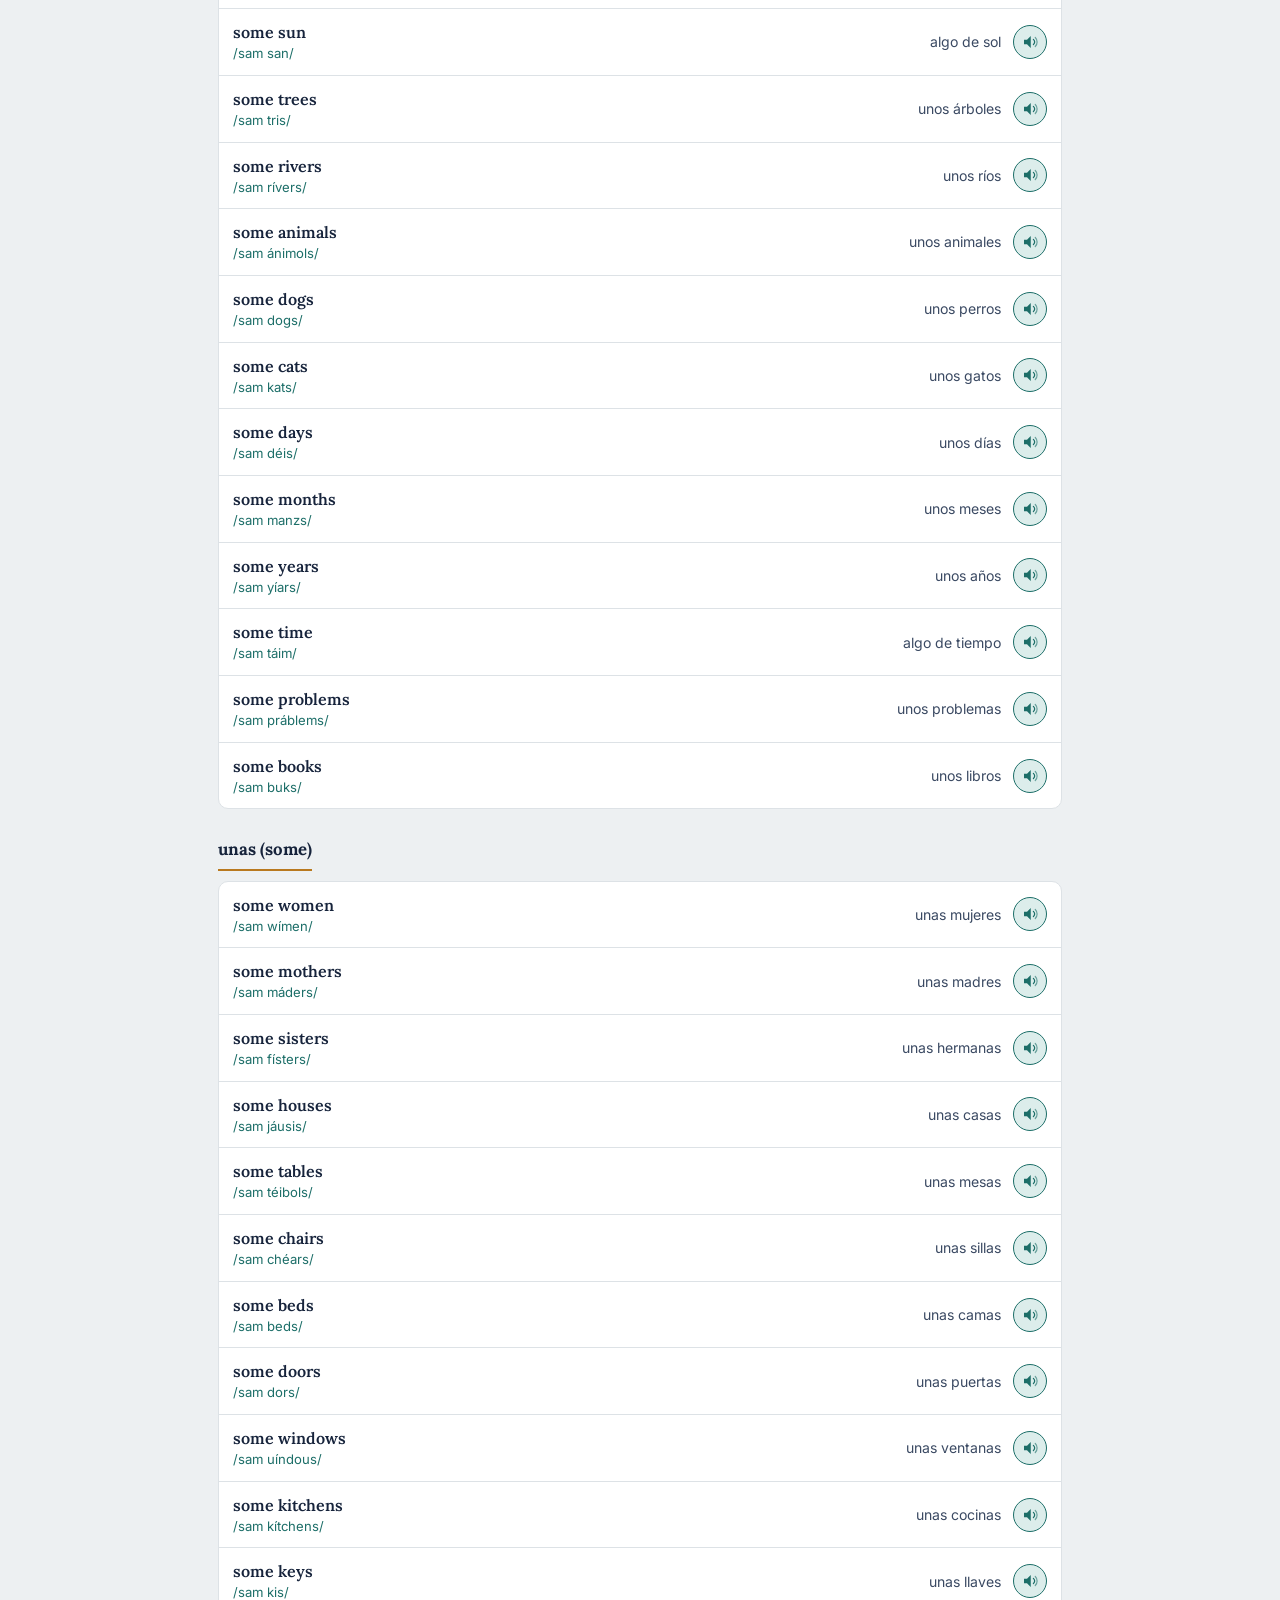
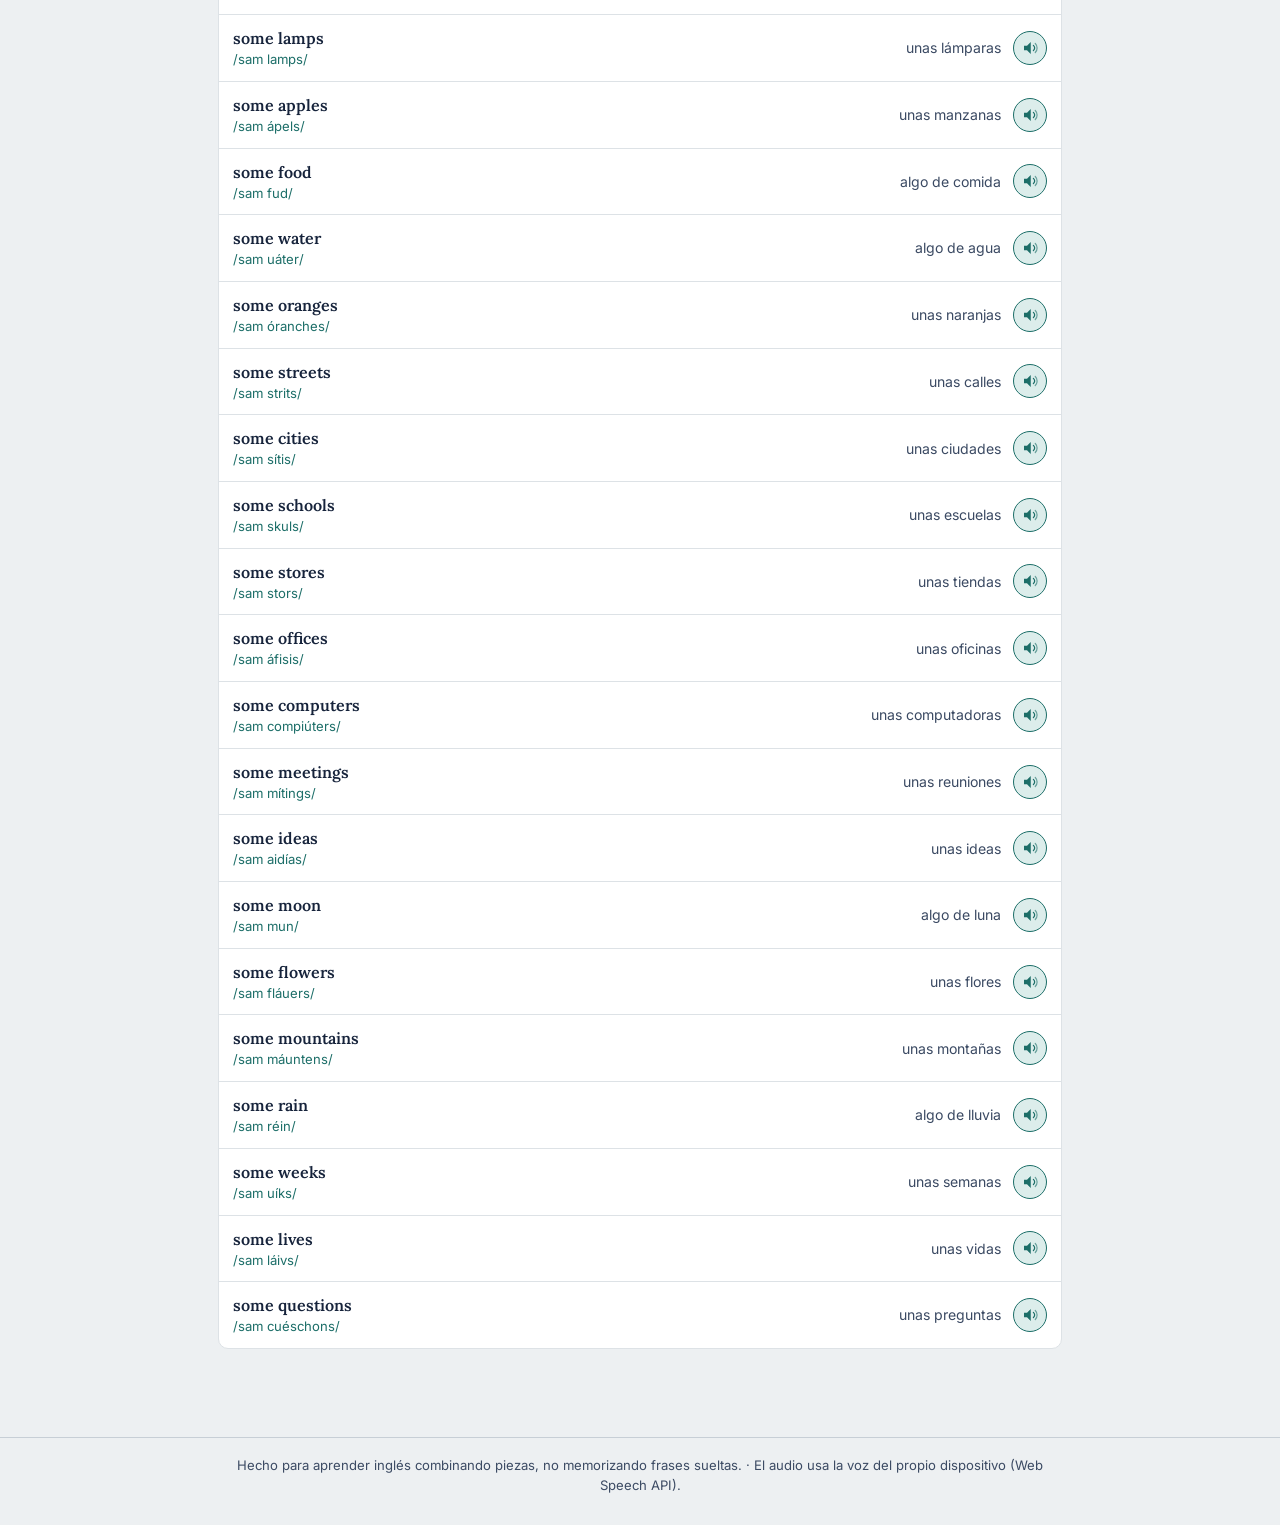
<file: articulos.html>
<!DOCTYPE html>
<html lang="es">
<head>
<meta charset="UTF-8">
<meta name="viewport" content="width=device-width, initial-scale=1.0">
<title>Artículos indefinidos · Mi Inglés de Bolsillo</title>
<link rel="stylesheet" href="css/style.css">
<link rel="manifest" href="manifest.json">
<meta name="theme-color" content="#16233B">
<link rel="icon" href="icons/icon-192.png">
<link rel="apple-touch-icon" href="icons/icon-192.png">
<meta name="apple-mobile-web-app-capable" content="yes">
<meta name="apple-mobile-web-app-status-bar-style" content="black-translucent">
<meta name="apple-mobile-web-app-title" content="Inglés Bolsillo">
</head>
<body>
  <header class="site-header">
    <div class="wrap">
      <div class="brand">
        <span class="brand-title">Mi Inglés <span class="accent">de Bolsillo</span></span>
        <span class="brand-tag">Gramática completa, pronunciación guiada y audio real</span>
      </div>
      <div class="header-search">
        <a href="buscador.html">🔍 Buscar cualquier palabra</a>
      </div>
    </div>
  </header>
  <nav class="tabs-rail">
    <div class="wrap">
      <a href="index.html" class="">Inicio</a>
      <a href="articulos.html" class="activo">Artículos</a>
      <a href="sustantivos.html" class="">Sustantivos</a>
      <a href="pronombres.html" class="">Pronombres</a>
      <a href="verbos.html" class="">Verbos</a>
      <a href="adjetivos.html" class="">Adjetivos</a>
      <a href="adverbios.html" class="">Adverbios</a>
      <a href="preposiciones.html" class="">Preposiciones</a>
      <a href="conectores.html" class="">Conectores</a>
      <a href="auxiliares.html" class="">Auxiliares</a>
      <a href="determinantes.html" class="">Determinantes</a>
      <a href="interrogativas.html" class="">Interrogativas</a>
      <a href="negacion.html" class="">Negación</a>
      <a href="buscador.html" class="">🔍 Buscador</a>
      <a href="constructor.html" class="">🧩 Constructor de frases</a>
    </div>
  </nav>
  <main>
    <div class="wrap">
      <h1 class="page-title">Artículos indefinidos</h1>
      <p class="page-sub">En español un sustantivo cambia entre un / una / unos / unas según género y número. En inglés solo existen dos formas: “a/an” (singular) y “some” (plural o incontable). Aquí tienes decenas de ejemplos reales, ordenados exactamente en ese orden.</p>
      <span id="lista-articulos-contador"></span>
      
      
      <input type="text" id="lista-articulos-filtro" class="filtro-local" placeholder="Filtrar dentro de esta página… (ej. 'coffee' o 'nunca')" autocomplete="off">
      <div id="lista-articulos"></div>
    
    </div>
  </main>
  <footer class="site-footer">
    <div class="wrap">
      Hecho para aprender inglés combinando piezas, no memorizando frases sueltas. · El audio usa la voz del propio dispositivo (Web Speech API).
    </div>
  </footer>
  <script src="js/data.js"></script>
  <script src="js/conjugator.js"></script>
  <script src="js/speech.js"></script>
  <script src="js/render.js"></script>

  <script>
    renderCategoria("lista-articulos", ARTICULOS, "Artículos indefinidos");
  </script>
<script>
if ("serviceWorker" in navigator) {
  window.addEventListener("load", () => {
    navigator.serviceWorker.register("sw.js").catch(console.error);
  });
}
</script>
</body>
</html>
</file>
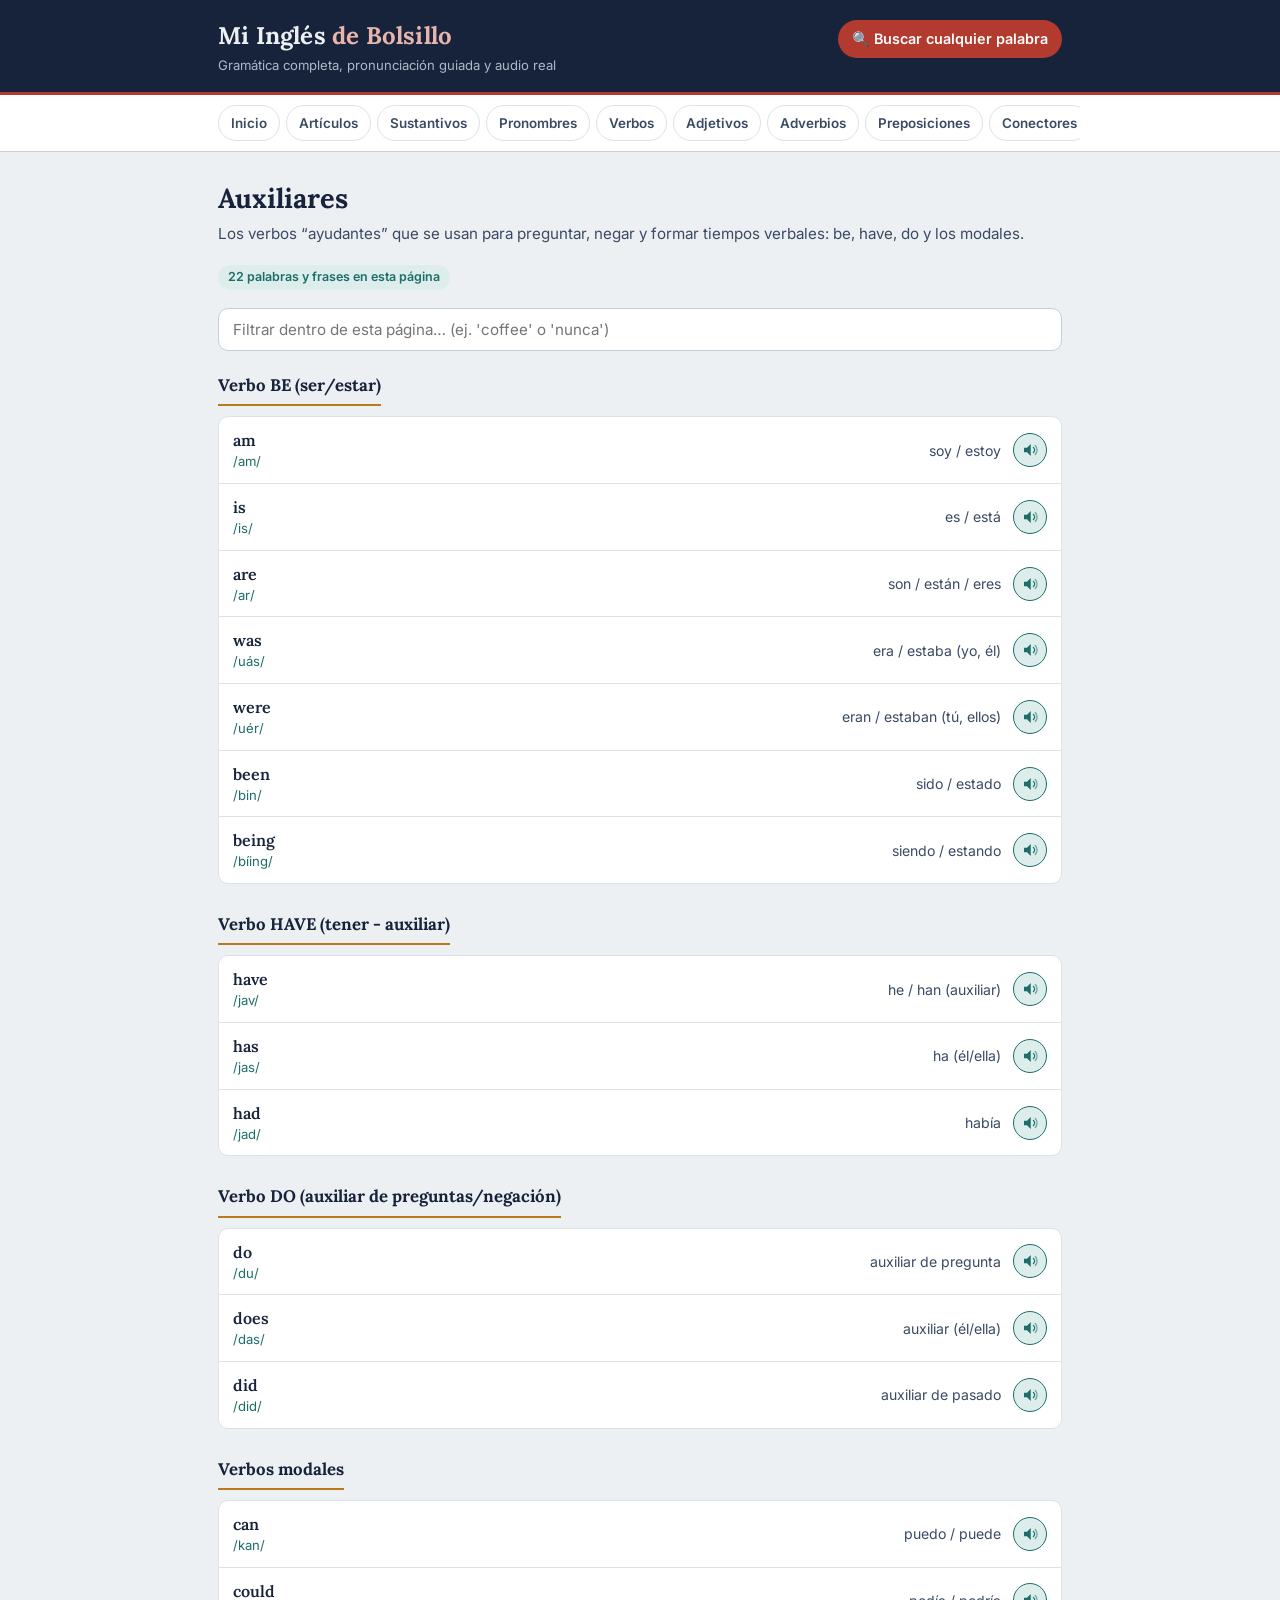
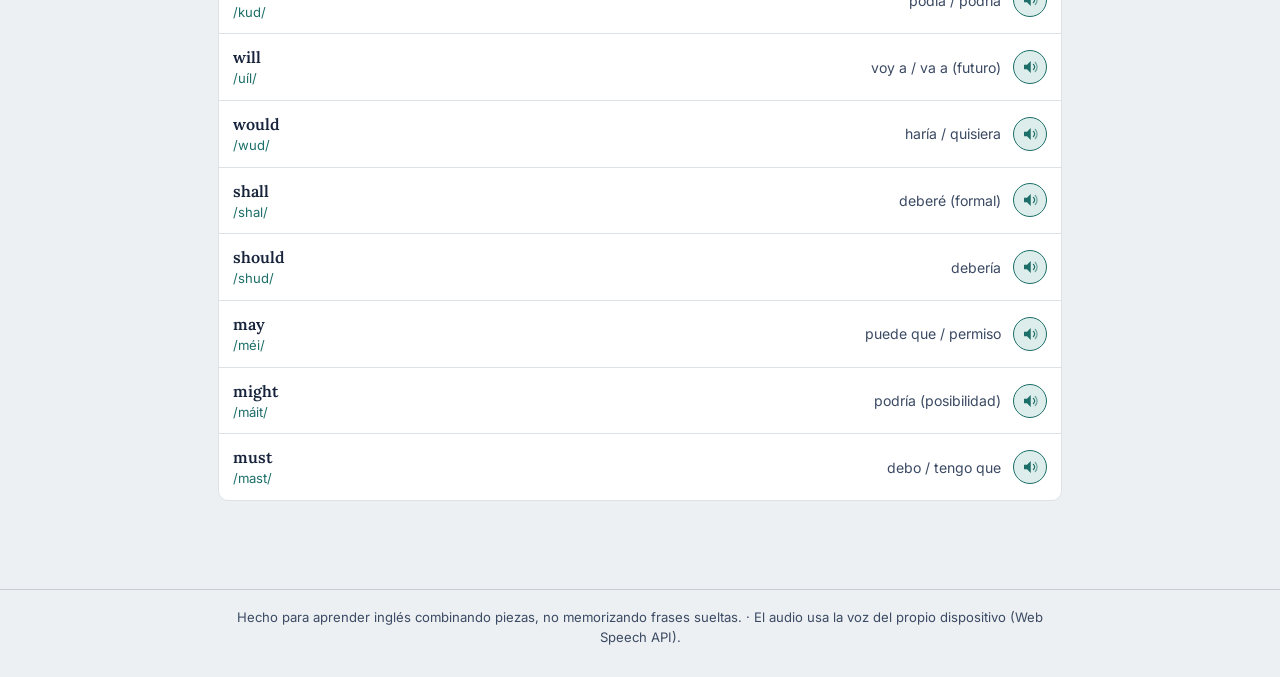
<file: auxiliares.html>
<!DOCTYPE html>
<html lang="es">
<head>
<meta charset="UTF-8">
<meta name="viewport" content="width=device-width, initial-scale=1.0">
<title>Auxiliares · Mi Inglés de Bolsillo</title>
<link rel="stylesheet" href="css/style.css">
<link rel="manifest" href="manifest.json">
<meta name="theme-color" content="#16233B">
<link rel="icon" href="icons/icon-192.png">
<link rel="apple-touch-icon" href="icons/icon-192.png">
<meta name="apple-mobile-web-app-capable" content="yes">
<meta name="apple-mobile-web-app-status-bar-style" content="black-translucent">
<meta name="apple-mobile-web-app-title" content="Inglés Bolsillo">
</head>
<body>
  <header class="site-header">
    <div class="wrap">
      <div class="brand">
        <span class="brand-title">Mi Inglés <span class="accent">de Bolsillo</span></span>
        <span class="brand-tag">Gramática completa, pronunciación guiada y audio real</span>
      </div>
      <div class="header-search">
        <a href="buscador.html">🔍 Buscar cualquier palabra</a>
      </div>
    </div>
  </header>
  <nav class="tabs-rail">
    <div class="wrap">
      <a href="index.html" class="">Inicio</a>
      <a href="articulos.html" class="">Artículos</a>
      <a href="sustantivos.html" class="">Sustantivos</a>
      <a href="pronombres.html" class="">Pronombres</a>
      <a href="verbos.html" class="">Verbos</a>
      <a href="adjetivos.html" class="">Adjetivos</a>
      <a href="adverbios.html" class="">Adverbios</a>
      <a href="preposiciones.html" class="">Preposiciones</a>
      <a href="conectores.html" class="">Conectores</a>
      <a href="auxiliares.html" class="activo">Auxiliares</a>
      <a href="determinantes.html" class="">Determinantes</a>
      <a href="interrogativas.html" class="">Interrogativas</a>
      <a href="negacion.html" class="">Negación</a>
      <a href="buscador.html" class="">🔍 Buscador</a>
      <a href="constructor.html" class="">🧩 Constructor de frases</a>
    </div>
  </nav>
  <main>
    <div class="wrap">
      <h1 class="page-title">Auxiliares</h1>
      <p class="page-sub">Los verbos “ayudantes” que se usan para preguntar, negar y formar tiempos verbales: be, have, do y los modales.</p>
      <span id="lista-auxiliares-contador"></span>
      
      
      <input type="text" id="lista-auxiliares-filtro" class="filtro-local" placeholder="Filtrar dentro de esta página… (ej. 'coffee' o 'nunca')" autocomplete="off">
      <div id="lista-auxiliares"></div>
    
    </div>
  </main>
  <footer class="site-footer">
    <div class="wrap">
      Hecho para aprender inglés combinando piezas, no memorizando frases sueltas. · El audio usa la voz del propio dispositivo (Web Speech API).
    </div>
  </footer>
  <script src="js/data.js"></script>
  <script src="js/conjugator.js"></script>
  <script src="js/speech.js"></script>
  <script src="js/render.js"></script>

  <script>
    renderCategoria("lista-auxiliares", AUXILIARES, "Auxiliares");
  </script>
<script>
if ("serviceWorker" in navigator) {
  window.addEventListener("load", () => {
    navigator.serviceWorker.register("sw.js").catch(console.error);
  });
}
</script>
</body>
</html>
</file>
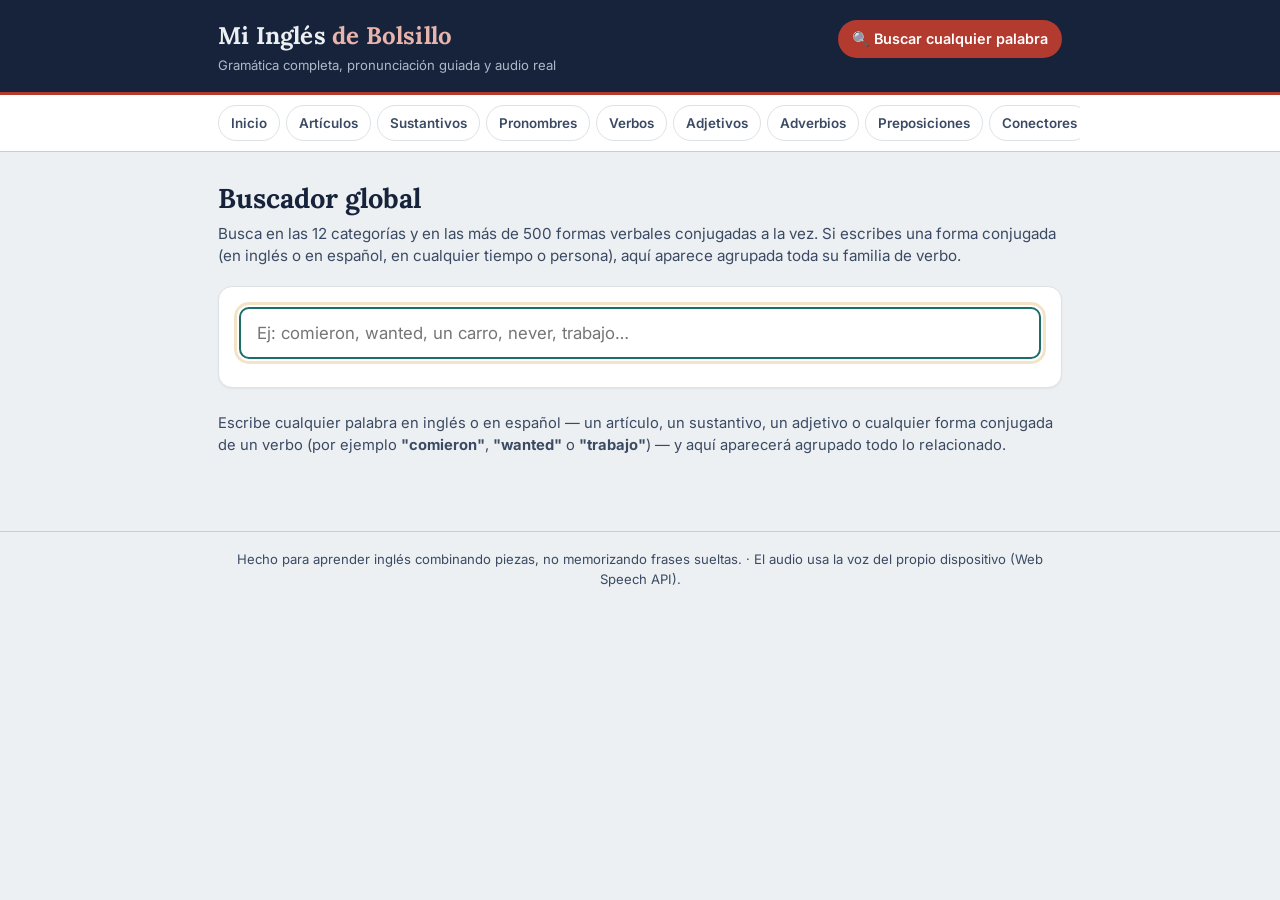
<file: buscador.html>
<!DOCTYPE html>
<html lang="es">
<head>
<meta charset="UTF-8">
<meta name="viewport" content="width=device-width, initial-scale=1.0">
<title>Buscador · Mi Inglés de Bolsillo</title>
<link rel="stylesheet" href="css/style.css">
<link rel="manifest" href="manifest.json">
<meta name="theme-color" content="#16233B">
<link rel="icon" href="icons/icon-192.png">
<link rel="apple-touch-icon" href="icons/icon-192.png">
<meta name="apple-mobile-web-app-capable" content="yes">
<meta name="apple-mobile-web-app-status-bar-style" content="black-translucent">
<meta name="apple-mobile-web-app-title" content="Inglés Bolsillo">
</head>
<body>
  <header class="site-header">
    <div class="wrap">
      <div class="brand">
        <span class="brand-title">Mi Inglés <span class="accent">de Bolsillo</span></span>
        <span class="brand-tag">Gramática completa, pronunciación guiada y audio real</span>
      </div>
      <div class="header-search">
        <a href="buscador.html">🔍 Buscar cualquier palabra</a>
      </div>
    </div>
  </header>
  <nav class="tabs-rail">
    <div class="wrap">
      <a href="index.html">Inicio</a>
      <a href="articulos.html">Artículos</a>
      <a href="sustantivos.html">Sustantivos</a>
      <a href="pronombres.html">Pronombres</a>
      <a href="verbos.html">Verbos</a>
      <a href="adjetivos.html">Adjetivos</a>
      <a href="adverbios.html">Adverbios</a>
      <a href="preposiciones.html">Preposiciones</a>
      <a href="conectores.html">Conectores</a>
      <a href="auxiliares.html">Auxiliares</a>
      <a href="determinantes.html">Determinantes</a>
      <a href="interrogativas.html">Interrogativas</a>
      <a href="negacion.html">Negación</a>
      <a href="buscador.html" class="activo">🔍 Buscador</a>
      <a href="constructor.html">🧩 Constructor de frases</a>
    </div>
  </nav>

  <main>
    <div class="wrap">
      <h1 class="page-title">Buscador global</h1>
      <p class="page-sub">Busca en las 12 categorías y en las más de 500 formas verbales conjugadas a la vez. Si escribes una forma conjugada (en inglés o en español, en cualquier tiempo o persona), aquí aparece agrupada toda su familia de verbo.</p>

      <div class="busqueda-hero">
        <input type="text" id="input-busqueda" placeholder="Ej: comieron, wanted, un carro, never, trabajo…" autocomplete="off">
        <div id="resumen-busqueda"></div>
      </div>

      <div id="resultados-busqueda"></div>
    </div>
  </main>

  <footer class="site-footer">
    <div class="wrap">
      Hecho para aprender inglés combinando piezas, no memorizando frases sueltas. · El audio usa la voz del propio dispositivo (Web Speech API).
    </div>
  </footer>

  <script src="js/data.js"></script>
  <script src="js/conjugator.js"></script>
  <script src="js/speech.js"></script>
  <script src="js/render.js"></script>
  <script src="js/search.js"></script>
  <script>initBuscador();</script>
<script>
if ("serviceWorker" in navigator) {
  window.addEventListener("load", () => {
    navigator.serviceWorker.register("sw.js").catch(console.error);
  });
}
</script>
</body>
</html>
</file>
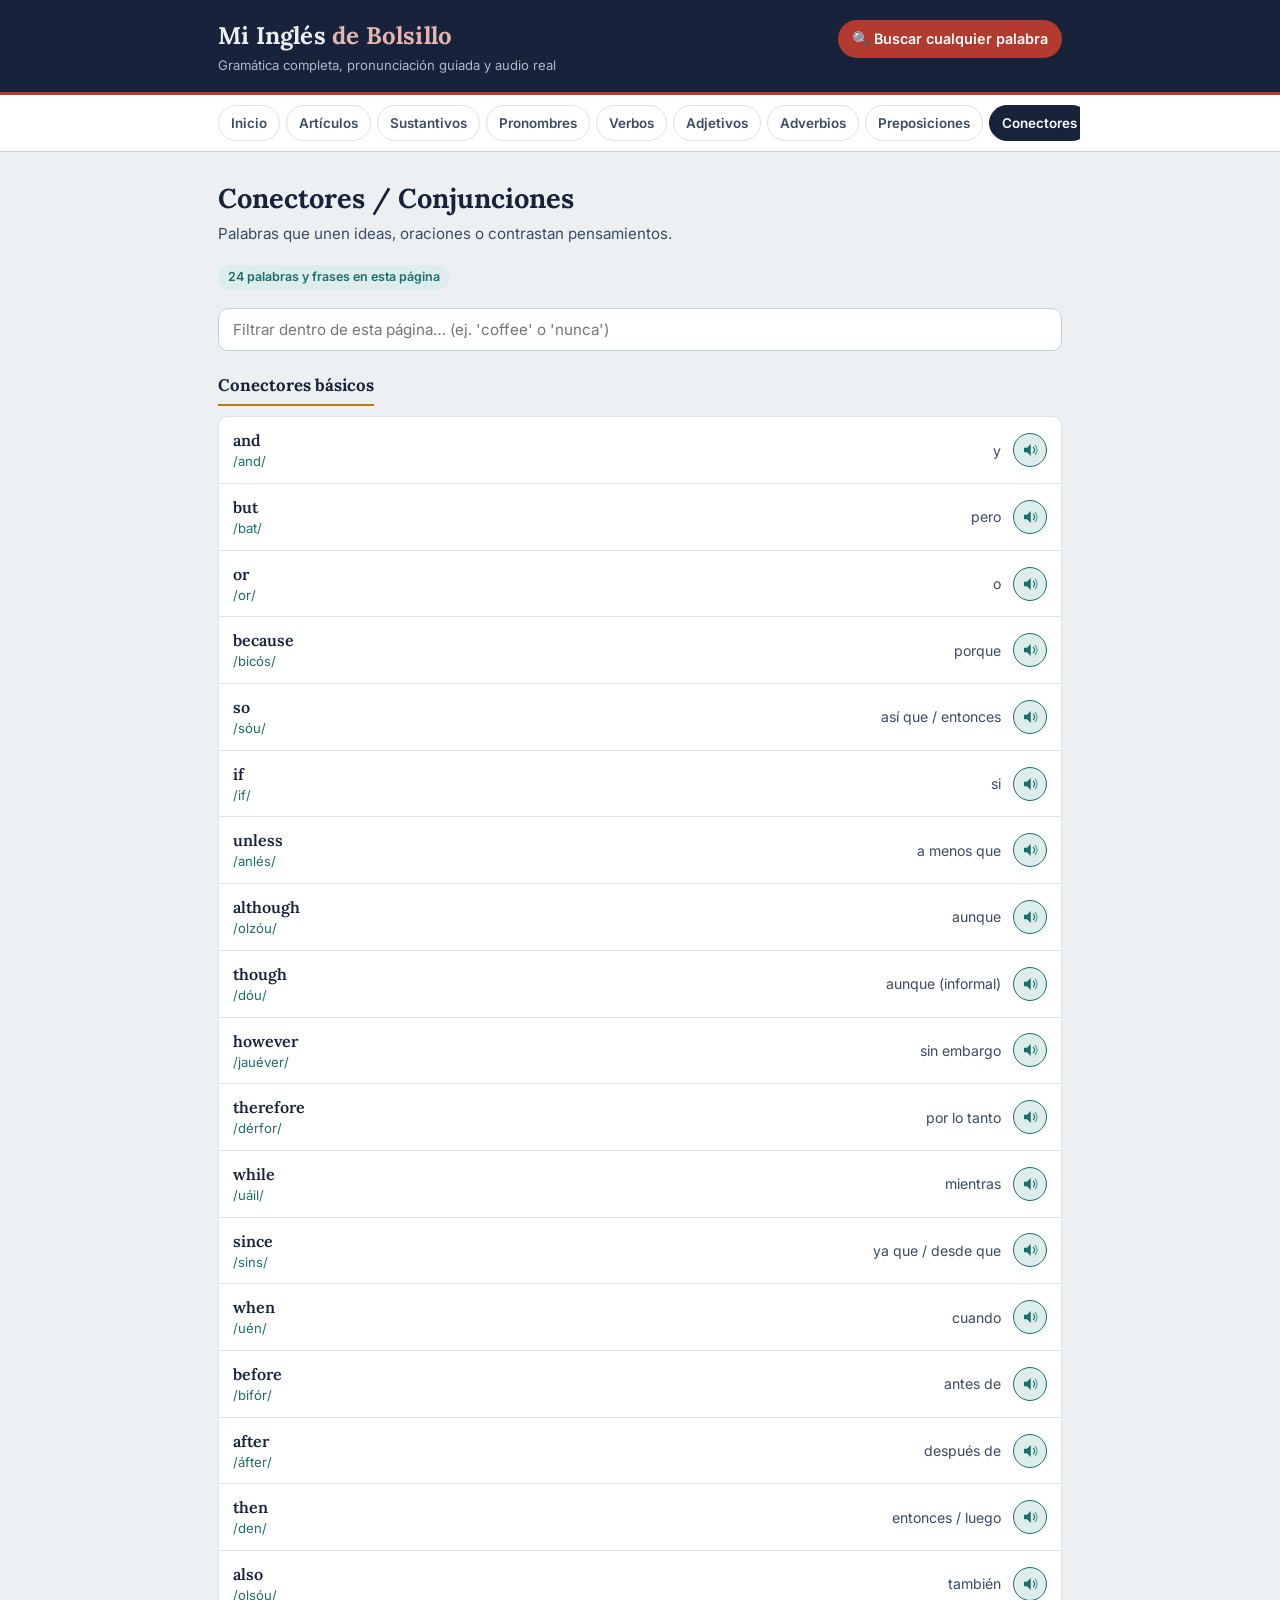
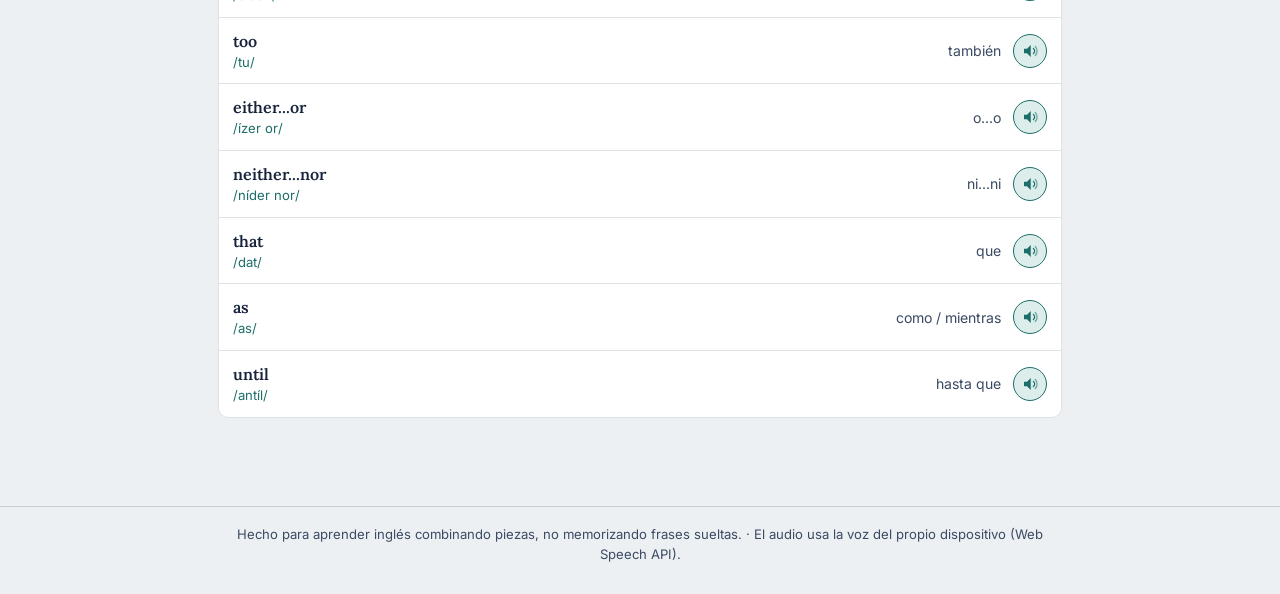
<file: conectores.html>
<!DOCTYPE html>
<html lang="es">
<head>
<meta charset="UTF-8">
<meta name="viewport" content="width=device-width, initial-scale=1.0">
<title>Conectores / Conjunciones · Mi Inglés de Bolsillo</title>
<link rel="stylesheet" href="css/style.css">
<link rel="manifest" href="manifest.json">
<meta name="theme-color" content="#16233B">
<link rel="icon" href="icons/icon-192.png">
<link rel="apple-touch-icon" href="icons/icon-192.png">
<meta name="apple-mobile-web-app-capable" content="yes">
<meta name="apple-mobile-web-app-status-bar-style" content="black-translucent">
<meta name="apple-mobile-web-app-title" content="Inglés Bolsillo">
</head>
<body>
  <header class="site-header">
    <div class="wrap">
      <div class="brand">
        <span class="brand-title">Mi Inglés <span class="accent">de Bolsillo</span></span>
        <span class="brand-tag">Gramática completa, pronunciación guiada y audio real</span>
      </div>
      <div class="header-search">
        <a href="buscador.html">🔍 Buscar cualquier palabra</a>
      </div>
    </div>
  </header>
  <nav class="tabs-rail">
    <div class="wrap">
      <a href="index.html" class="">Inicio</a>
      <a href="articulos.html" class="">Artículos</a>
      <a href="sustantivos.html" class="">Sustantivos</a>
      <a href="pronombres.html" class="">Pronombres</a>
      <a href="verbos.html" class="">Verbos</a>
      <a href="adjetivos.html" class="">Adjetivos</a>
      <a href="adverbios.html" class="">Adverbios</a>
      <a href="preposiciones.html" class="">Preposiciones</a>
      <a href="conectores.html" class="activo">Conectores</a>
      <a href="auxiliares.html" class="">Auxiliares</a>
      <a href="determinantes.html" class="">Determinantes</a>
      <a href="interrogativas.html" class="">Interrogativas</a>
      <a href="negacion.html" class="">Negación</a>
      <a href="buscador.html" class="">🔍 Buscador</a>
      <a href="constructor.html" class="">🧩 Constructor de frases</a>
    </div>
  </nav>
  <main>
    <div class="wrap">
      <h1 class="page-title">Conectores / Conjunciones</h1>
      <p class="page-sub">Palabras que unen ideas, oraciones o contrastan pensamientos.</p>
      <span id="lista-conectores-contador"></span>
      
      
      <input type="text" id="lista-conectores-filtro" class="filtro-local" placeholder="Filtrar dentro de esta página… (ej. 'coffee' o 'nunca')" autocomplete="off">
      <div id="lista-conectores"></div>
    
    </div>
  </main>
  <footer class="site-footer">
    <div class="wrap">
      Hecho para aprender inglés combinando piezas, no memorizando frases sueltas. · El audio usa la voz del propio dispositivo (Web Speech API).
    </div>
  </footer>
  <script src="js/data.js"></script>
  <script src="js/conjugator.js"></script>
  <script src="js/speech.js"></script>
  <script src="js/render.js"></script>

  <script>
    renderCategoria("lista-conectores", CONECTORES, "Conectores / Conjunciones");
  </script>
<script>
if ("serviceWorker" in navigator) {
  window.addEventListener("load", () => {
    navigator.serviceWorker.register("sw.js").catch(console.error);
  });
}
</script>
</body>
</html>
</file>
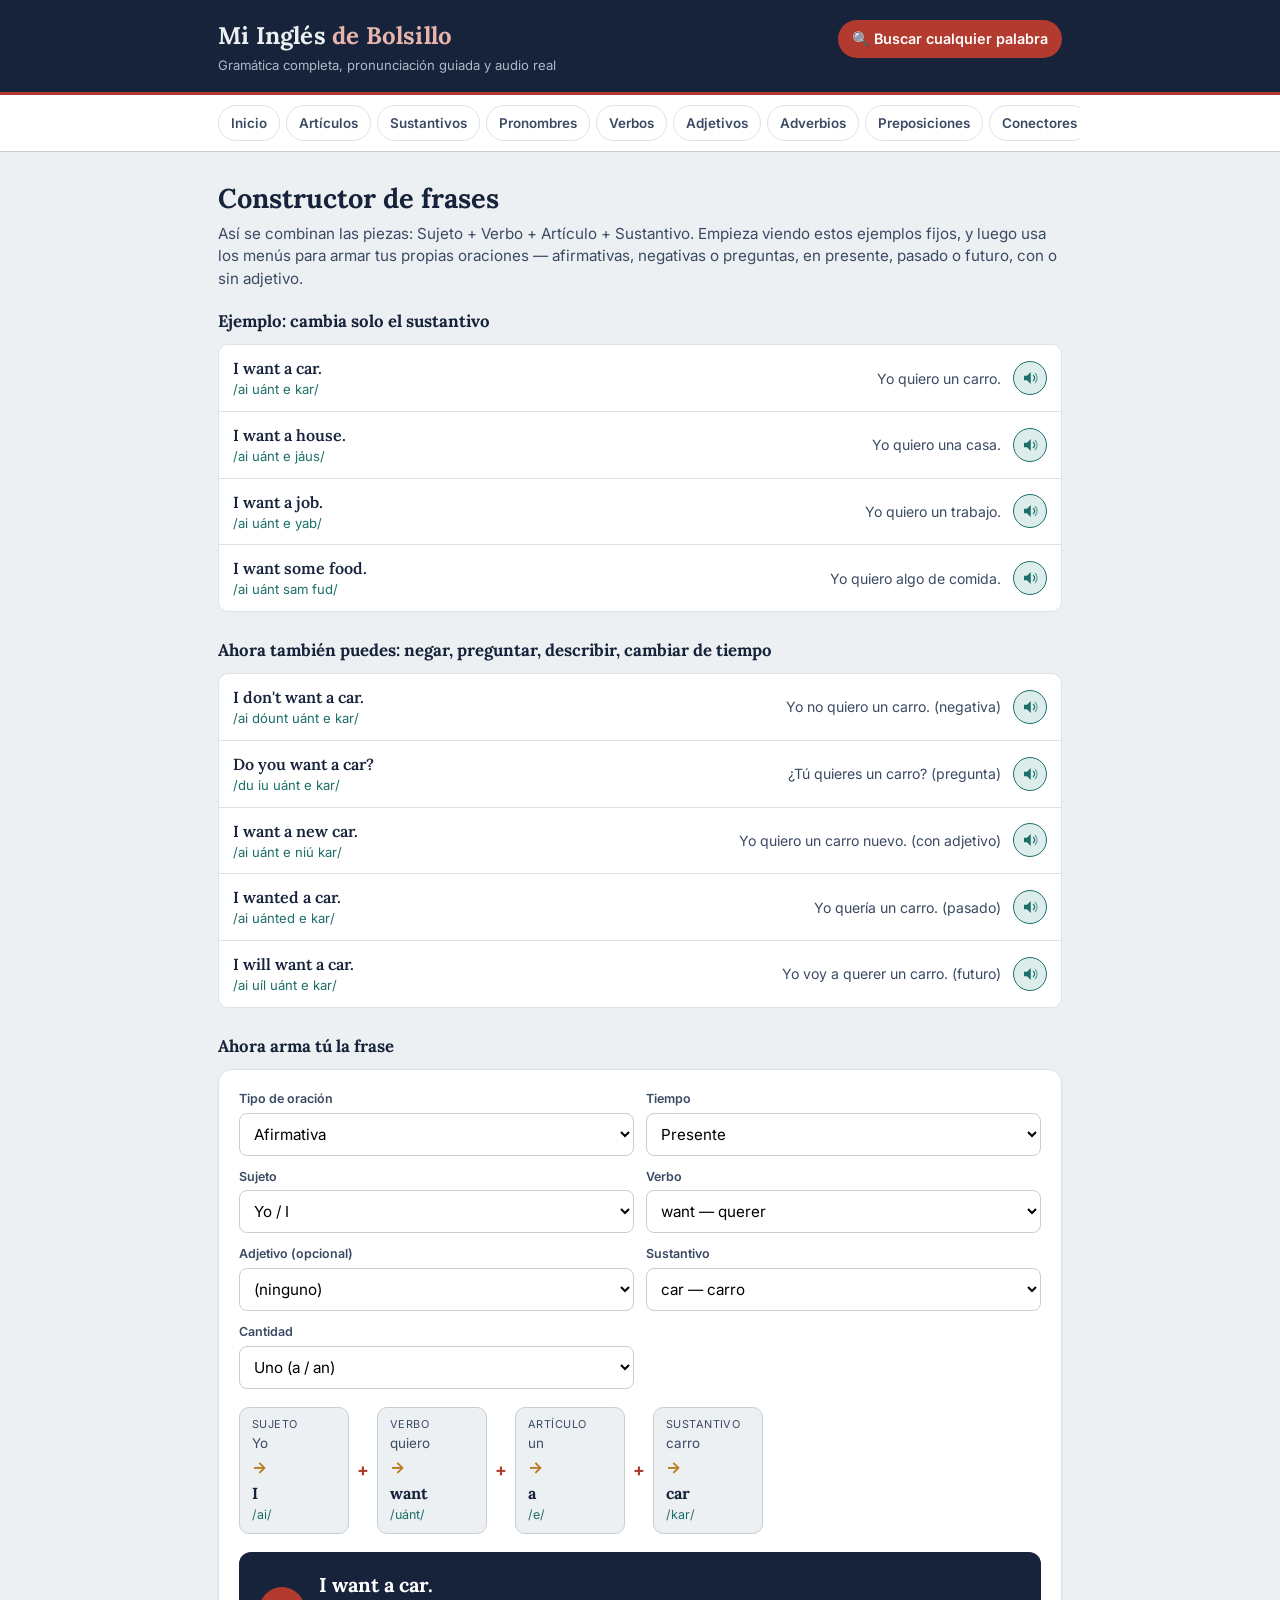
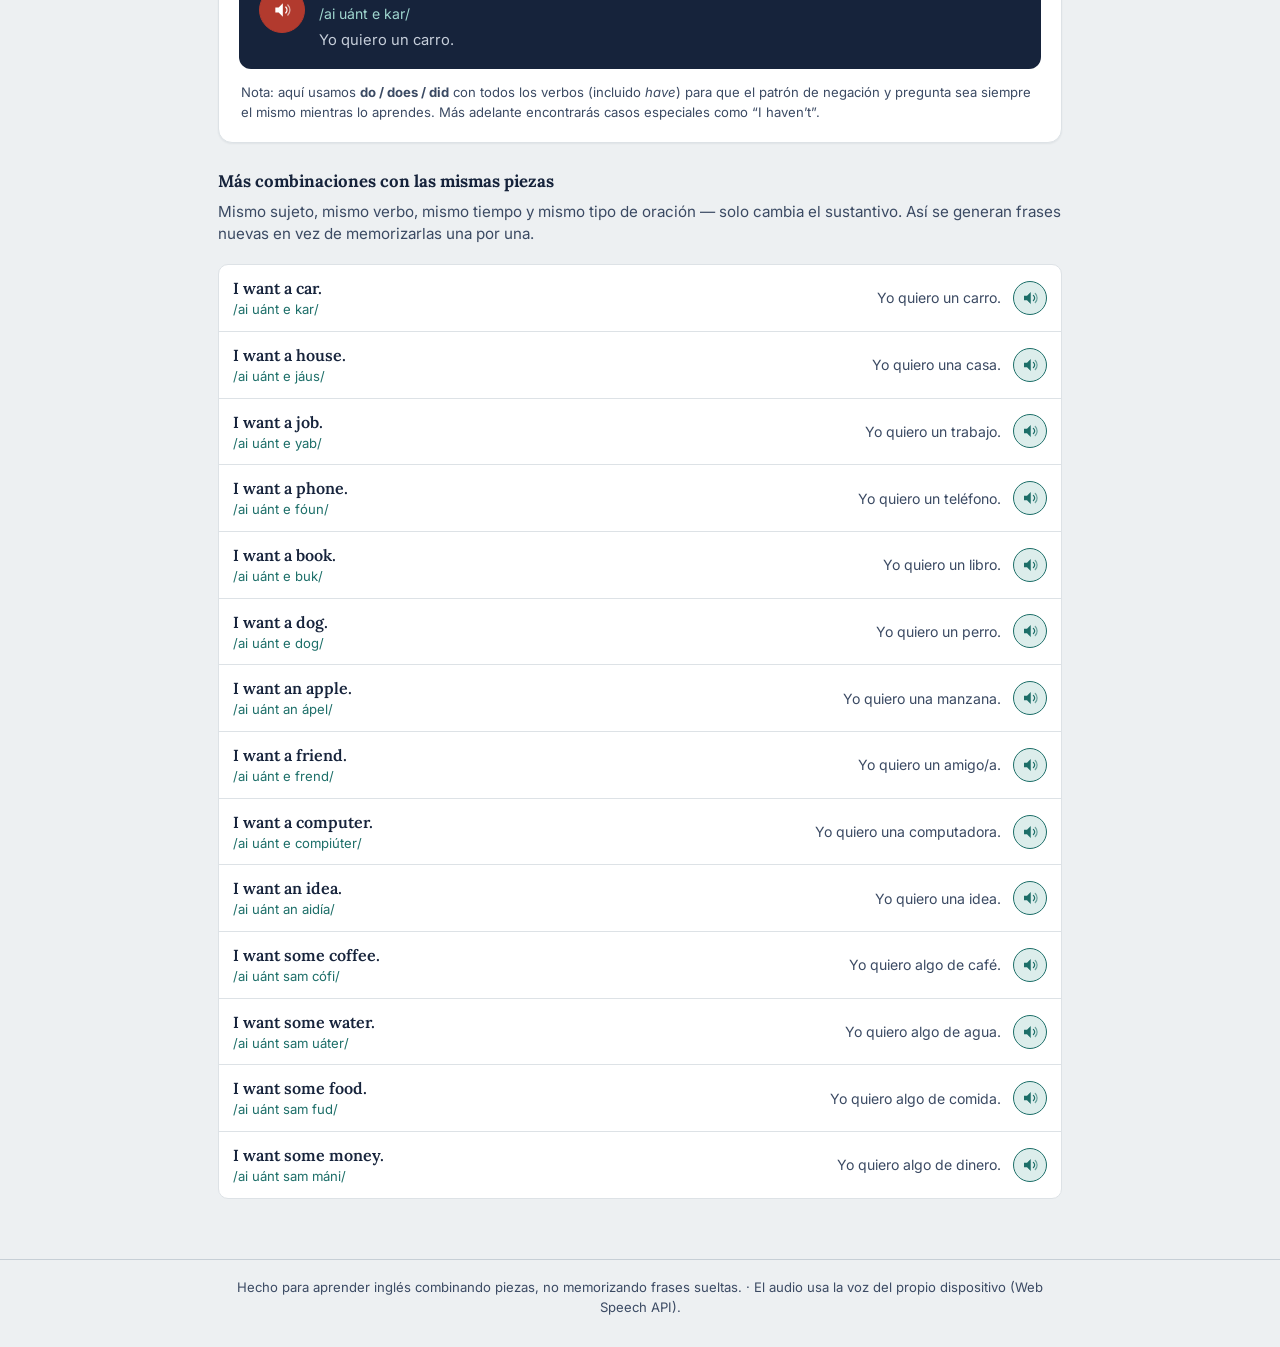
<file: constructor.html>
<!DOCTYPE html>
<html lang="es">
<head>
<meta charset="UTF-8">
<meta name="viewport" content="width=device-width, initial-scale=1.0">
<title>Constructor de frases · Mi Inglés de Bolsillo</title>
<link rel="stylesheet" href="css/style.css">
<link rel="manifest" href="manifest.json">
<meta name="theme-color" content="#16233B">
<link rel="icon" href="icons/icon-192.png">
<link rel="apple-touch-icon" href="icons/icon-192.png">
<meta name="apple-mobile-web-app-capable" content="yes">
<meta name="apple-mobile-web-app-status-bar-style" content="black-translucent">
<meta name="apple-mobile-web-app-title" content="Inglés Bolsillo">
</head>
<body>
  <header class="site-header">
    <div class="wrap">
      <div class="brand">
        <span class="brand-title">Mi Inglés <span class="accent">de Bolsillo</span></span>
        <span class="brand-tag">Gramática completa, pronunciación guiada y audio real</span>
      </div>
      <div class="header-search">
        <a href="buscador.html">🔍 Buscar cualquier palabra</a>
      </div>
    </div>
  </header>
  <nav class="tabs-rail">
    <div class="wrap">
      <a href="index.html">Inicio</a>
      <a href="articulos.html">Artículos</a>
      <a href="sustantivos.html">Sustantivos</a>
      <a href="pronombres.html">Pronombres</a>
      <a href="verbos.html">Verbos</a>
      <a href="adjetivos.html">Adjetivos</a>
      <a href="adverbios.html">Adverbios</a>
      <a href="preposiciones.html">Preposiciones</a>
      <a href="conectores.html">Conectores</a>
      <a href="auxiliares.html">Auxiliares</a>
      <a href="determinantes.html">Determinantes</a>
      <a href="interrogativas.html">Interrogativas</a>
      <a href="negacion.html">Negación</a>
      <a href="buscador.html">🔍 Buscador</a>
      <a href="constructor.html" class="activo">🧩 Constructor de frases</a>
    </div>
  </nav>

  <main>
    <div class="wrap">
      <h1 class="page-title">Constructor de frases</h1>
      <p class="page-sub">Así se combinan las piezas: Sujeto + Verbo + Artículo + Sustantivo. Empieza viendo estos ejemplos fijos, y luego usa los menús para armar tus propias oraciones — afirmativas, negativas o preguntas, en presente, pasado o futuro, con o sin adjetivo.</p>

      <h2 class="subtitulo-seccion" style="margin-top:0;">Ejemplo: cambia solo el sustantivo</h2>
      <ul class="lista-entradas" id="ejemplos-iniciales"></ul>

      <h2 class="subtitulo-seccion">Ahora también puedes: negar, preguntar, describir, cambiar de tiempo</h2>
      <ul class="lista-entradas" id="ejemplos-ampliados"></ul>

      <h2 class="subtitulo-seccion">Ahora arma tú la frase</h2>
      <div class="constructor-box">
        <div class="selectores">
          <div class="selector-campo">
            <label for="sel-tipo">Tipo de oración</label>
            <select id="sel-tipo">
              <option value="afirmativa">Afirmativa</option>
              <option value="negativa">Negativa</option>
              <option value="pregunta">Pregunta</option>
            </select>
          </div>
          <div class="selector-campo">
            <label for="sel-tiempo">Tiempo</label>
            <select id="sel-tiempo">
              <option value="presente">Presente</option>
              <option value="pasado">Pasado</option>
              <option value="futuro">Futuro</option>
            </select>
          </div>
          <div class="selector-campo">
            <label for="sel-sujeto">Sujeto</label>
            <select id="sel-sujeto"></select>
          </div>
          <div class="selector-campo">
            <label for="sel-verbo">Verbo</label>
            <select id="sel-verbo"></select>
          </div>
          <div class="selector-campo">
            <label for="sel-adjetivo">Adjetivo (opcional)</label>
            <select id="sel-adjetivo"></select>
          </div>
          <div class="selector-campo">
            <label for="sel-sustantivo">Sustantivo</label>
            <select id="sel-sustantivo"></select>
          </div>
          <div class="selector-campo">
            <label for="sel-cantidad">Cantidad</label>
            <select id="sel-cantidad">
              <option value="singular">Uno (a / an)</option>
              <option value="plural">Varios (some)</option>
            </select>
          </div>
        </div>

        <div class="desglose-piezas" id="desglose-piezas"></div>

        <div class="frase-final">
          <button type="button" id="btn-audio-frase" class="btn-audio" title="Escuchar la frase completa">
            <svg viewBox="0 0 24 24" width="20" height="20" aria-hidden="true"><path d="M4 9v6h4l5 5V4L8 9H4z" fill="currentColor"/><path d="M16.5 8.5a5 5 0 010 7" stroke="currentColor" stroke-width="1.6" fill="none" stroke-linecap="round"/><path d="M19 6a8.5 8.5 0 010 12" stroke="currentColor" stroke-width="1.6" fill="none" stroke-linecap="round" opacity=".6"/></svg>
          </button>
          <div class="frase-final-texto">
            <span id="frase-final-en"></span>
            <span id="frase-final-ph"></span>
            <span id="frase-final-es"></span>
          </div>
        </div>
        <p class="nota-constructor">Nota: aquí usamos <strong>do / does / did</strong> con todos los verbos (incluido <em>have</em>) para que el patrón de negación y pregunta sea siempre el mismo mientras lo aprendes. Más adelante encontrarás casos especiales como “I haven’t”.</p>
      </div>

      <h2 class="subtitulo-seccion">Más combinaciones con las mismas piezas</h2>
      <p class="page-sub" style="margin-top:-4px;">Mismo sujeto, mismo verbo, mismo tiempo y mismo tipo de oración — solo cambia el sustantivo. Así se generan frases nuevas en vez de memorizarlas una por una.</p>
      <ul class="lista-entradas" id="mas-combinaciones"></ul>
    </div>
  </main>

  <footer class="site-footer">
    <div class="wrap">
      Hecho para aprender inglés combinando piezas, no memorizando frases sueltas. · El audio usa la voz del propio dispositivo (Web Speech API).
    </div>
  </footer>

  <script src="js/data.js"></script>
  <script src="js/conjugator.js"></script>
  <script src="js/speech.js"></script>
  <script src="js/builder.js"></script>
  <script>initConstructor();</script>
<script>
if ("serviceWorker" in navigator) {
  window.addEventListener("load", () => {
    navigator.serviceWorker.register("sw.js").catch(console.error);
  });
}
</script>
</body>
</html>
</file>
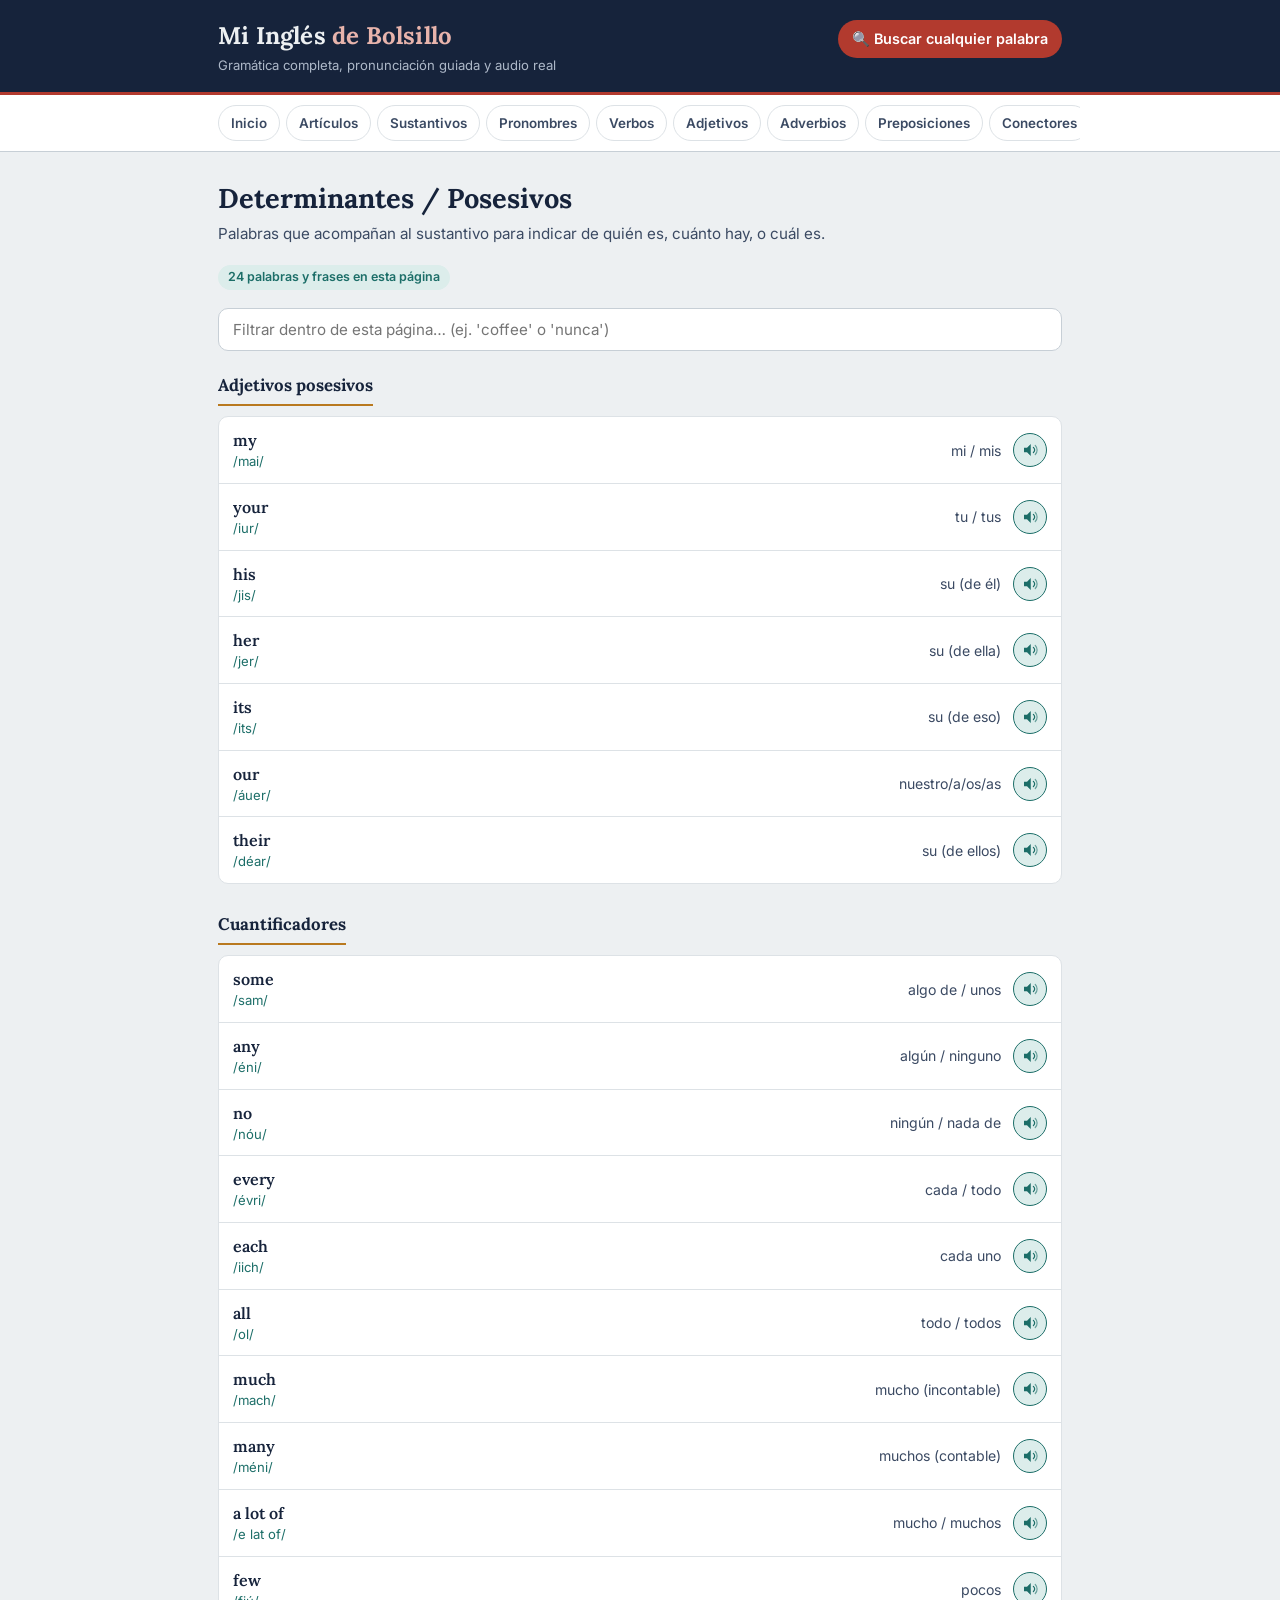
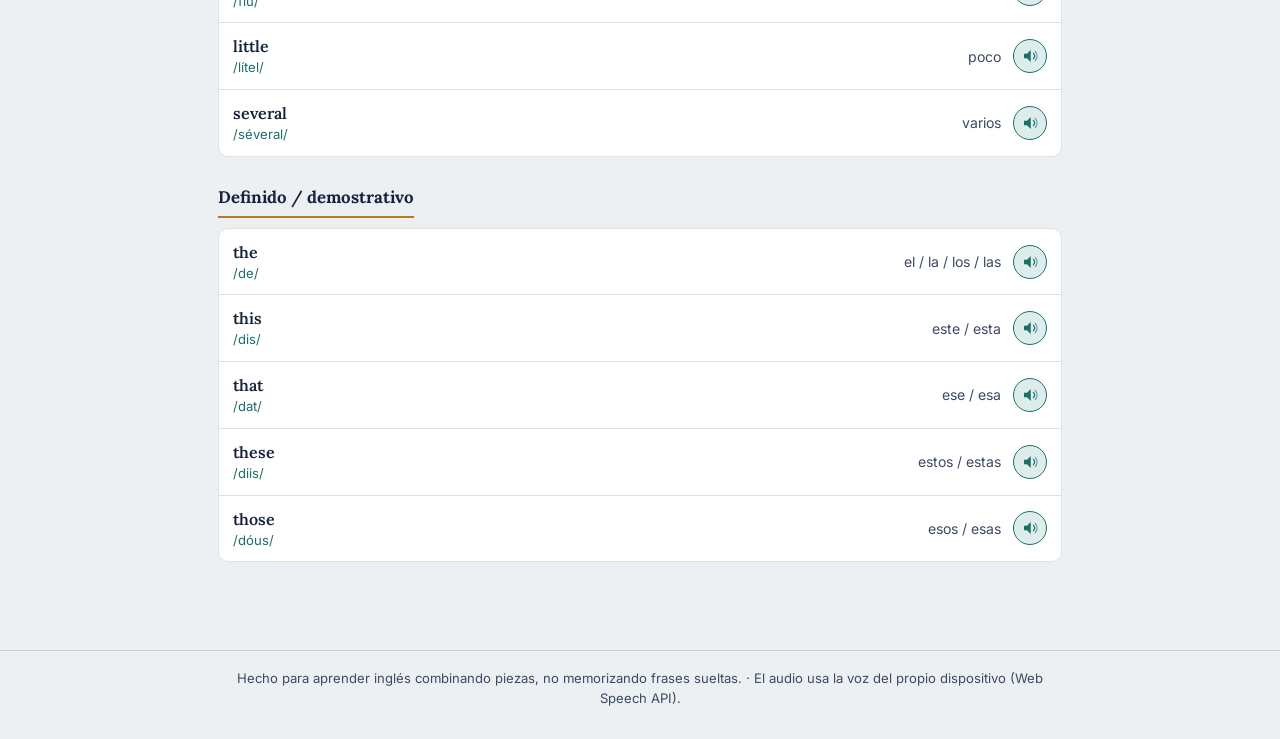
<file: determinantes.html>
<!DOCTYPE html>
<html lang="es">
<head>
<meta charset="UTF-8">
<meta name="viewport" content="width=device-width, initial-scale=1.0">
<title>Determinantes / Posesivos · Mi Inglés de Bolsillo</title>
<link rel="stylesheet" href="css/style.css">
<link rel="manifest" href="manifest.json">
<meta name="theme-color" content="#16233B">
<link rel="icon" href="icons/icon-192.png">
<link rel="apple-touch-icon" href="icons/icon-192.png">
<meta name="apple-mobile-web-app-capable" content="yes">
<meta name="apple-mobile-web-app-status-bar-style" content="black-translucent">
<meta name="apple-mobile-web-app-title" content="Inglés Bolsillo">
</head>
<body>
  <header class="site-header">
    <div class="wrap">
      <div class="brand">
        <span class="brand-title">Mi Inglés <span class="accent">de Bolsillo</span></span>
        <span class="brand-tag">Gramática completa, pronunciación guiada y audio real</span>
      </div>
      <div class="header-search">
        <a href="buscador.html">🔍 Buscar cualquier palabra</a>
      </div>
    </div>
  </header>
  <nav class="tabs-rail">
    <div class="wrap">
      <a href="index.html" class="">Inicio</a>
      <a href="articulos.html" class="">Artículos</a>
      <a href="sustantivos.html" class="">Sustantivos</a>
      <a href="pronombres.html" class="">Pronombres</a>
      <a href="verbos.html" class="">Verbos</a>
      <a href="adjetivos.html" class="">Adjetivos</a>
      <a href="adverbios.html" class="">Adverbios</a>
      <a href="preposiciones.html" class="">Preposiciones</a>
      <a href="conectores.html" class="">Conectores</a>
      <a href="auxiliares.html" class="">Auxiliares</a>
      <a href="determinantes.html" class="activo">Determinantes</a>
      <a href="interrogativas.html" class="">Interrogativas</a>
      <a href="negacion.html" class="">Negación</a>
      <a href="buscador.html" class="">🔍 Buscador</a>
      <a href="constructor.html" class="">🧩 Constructor de frases</a>
    </div>
  </nav>
  <main>
    <div class="wrap">
      <h1 class="page-title">Determinantes / Posesivos</h1>
      <p class="page-sub">Palabras que acompañan al sustantivo para indicar de quién es, cuánto hay, o cuál es.</p>
      <span id="lista-determinantes-contador"></span>
      
      
      <input type="text" id="lista-determinantes-filtro" class="filtro-local" placeholder="Filtrar dentro de esta página… (ej. 'coffee' o 'nunca')" autocomplete="off">
      <div id="lista-determinantes"></div>
    
    </div>
  </main>
  <footer class="site-footer">
    <div class="wrap">
      Hecho para aprender inglés combinando piezas, no memorizando frases sueltas. · El audio usa la voz del propio dispositivo (Web Speech API).
    </div>
  </footer>
  <script src="js/data.js"></script>
  <script src="js/conjugator.js"></script>
  <script src="js/speech.js"></script>
  <script src="js/render.js"></script>

  <script>
    renderCategoria("lista-determinantes", DETERMINANTES, "Determinantes / Posesivos");
  </script>
<script>
if ("serviceWorker" in navigator) {
  window.addEventListener("load", () => {
    navigator.serviceWorker.register("sw.js").catch(console.error);
  });
}
</script>
</body>
</html>
</file>
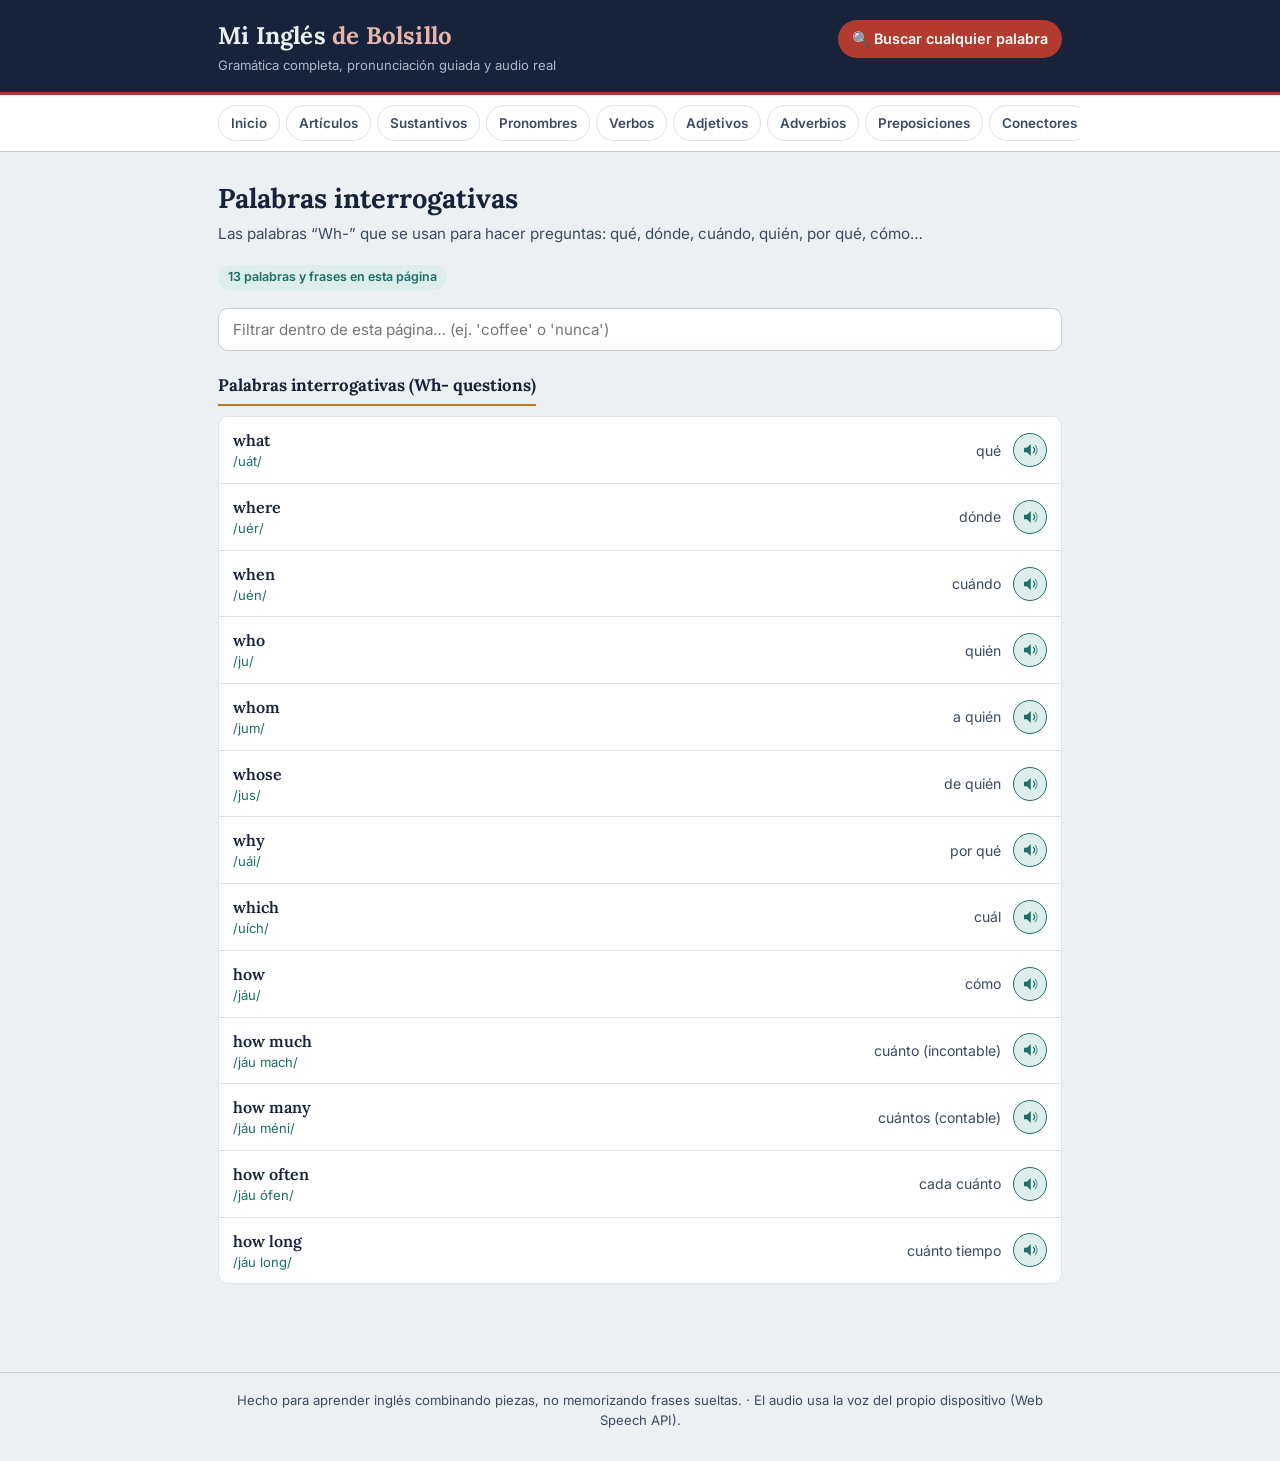
<file: interrogativas.html>
<!DOCTYPE html>
<html lang="es">
<head>
<meta charset="UTF-8">
<meta name="viewport" content="width=device-width, initial-scale=1.0">
<title>Palabras interrogativas · Mi Inglés de Bolsillo</title>
<link rel="stylesheet" href="css/style.css">
<link rel="manifest" href="manifest.json">
<meta name="theme-color" content="#16233B">
<link rel="icon" href="icons/icon-192.png">
<link rel="apple-touch-icon" href="icons/icon-192.png">
<meta name="apple-mobile-web-app-capable" content="yes">
<meta name="apple-mobile-web-app-status-bar-style" content="black-translucent">
<meta name="apple-mobile-web-app-title" content="Inglés Bolsillo">
</head>
<body>
  <header class="site-header">
    <div class="wrap">
      <div class="brand">
        <span class="brand-title">Mi Inglés <span class="accent">de Bolsillo</span></span>
        <span class="brand-tag">Gramática completa, pronunciación guiada y audio real</span>
      </div>
      <div class="header-search">
        <a href="buscador.html">🔍 Buscar cualquier palabra</a>
      </div>
    </div>
  </header>
  <nav class="tabs-rail">
    <div class="wrap">
      <a href="index.html" class="">Inicio</a>
      <a href="articulos.html" class="">Artículos</a>
      <a href="sustantivos.html" class="">Sustantivos</a>
      <a href="pronombres.html" class="">Pronombres</a>
      <a href="verbos.html" class="">Verbos</a>
      <a href="adjetivos.html" class="">Adjetivos</a>
      <a href="adverbios.html" class="">Adverbios</a>
      <a href="preposiciones.html" class="">Preposiciones</a>
      <a href="conectores.html" class="">Conectores</a>
      <a href="auxiliares.html" class="">Auxiliares</a>
      <a href="determinantes.html" class="">Determinantes</a>
      <a href="interrogativas.html" class="activo">Interrogativas</a>
      <a href="negacion.html" class="">Negación</a>
      <a href="buscador.html" class="">🔍 Buscador</a>
      <a href="constructor.html" class="">🧩 Constructor de frases</a>
    </div>
  </nav>
  <main>
    <div class="wrap">
      <h1 class="page-title">Palabras interrogativas</h1>
      <p class="page-sub">Las palabras “Wh-” que se usan para hacer preguntas: qué, dónde, cuándo, quién, por qué, cómo…</p>
      <span id="lista-interrogativas-contador"></span>
      
      
      <input type="text" id="lista-interrogativas-filtro" class="filtro-local" placeholder="Filtrar dentro de esta página… (ej. 'coffee' o 'nunca')" autocomplete="off">
      <div id="lista-interrogativas"></div>
    
    </div>
  </main>
  <footer class="site-footer">
    <div class="wrap">
      Hecho para aprender inglés combinando piezas, no memorizando frases sueltas. · El audio usa la voz del propio dispositivo (Web Speech API).
    </div>
  </footer>
  <script src="js/data.js"></script>
  <script src="js/conjugator.js"></script>
  <script src="js/speech.js"></script>
  <script src="js/render.js"></script>

  <script>
    renderCategoria("lista-interrogativas", INTERROGATIVAS, "Palabras interrogativas");
  </script>
<script>
if ("serviceWorker" in navigator) {
  window.addEventListener("load", () => {
    navigator.serviceWorker.register("sw.js").catch(console.error);
  });
}
</script>
</body>
</html>
</file>
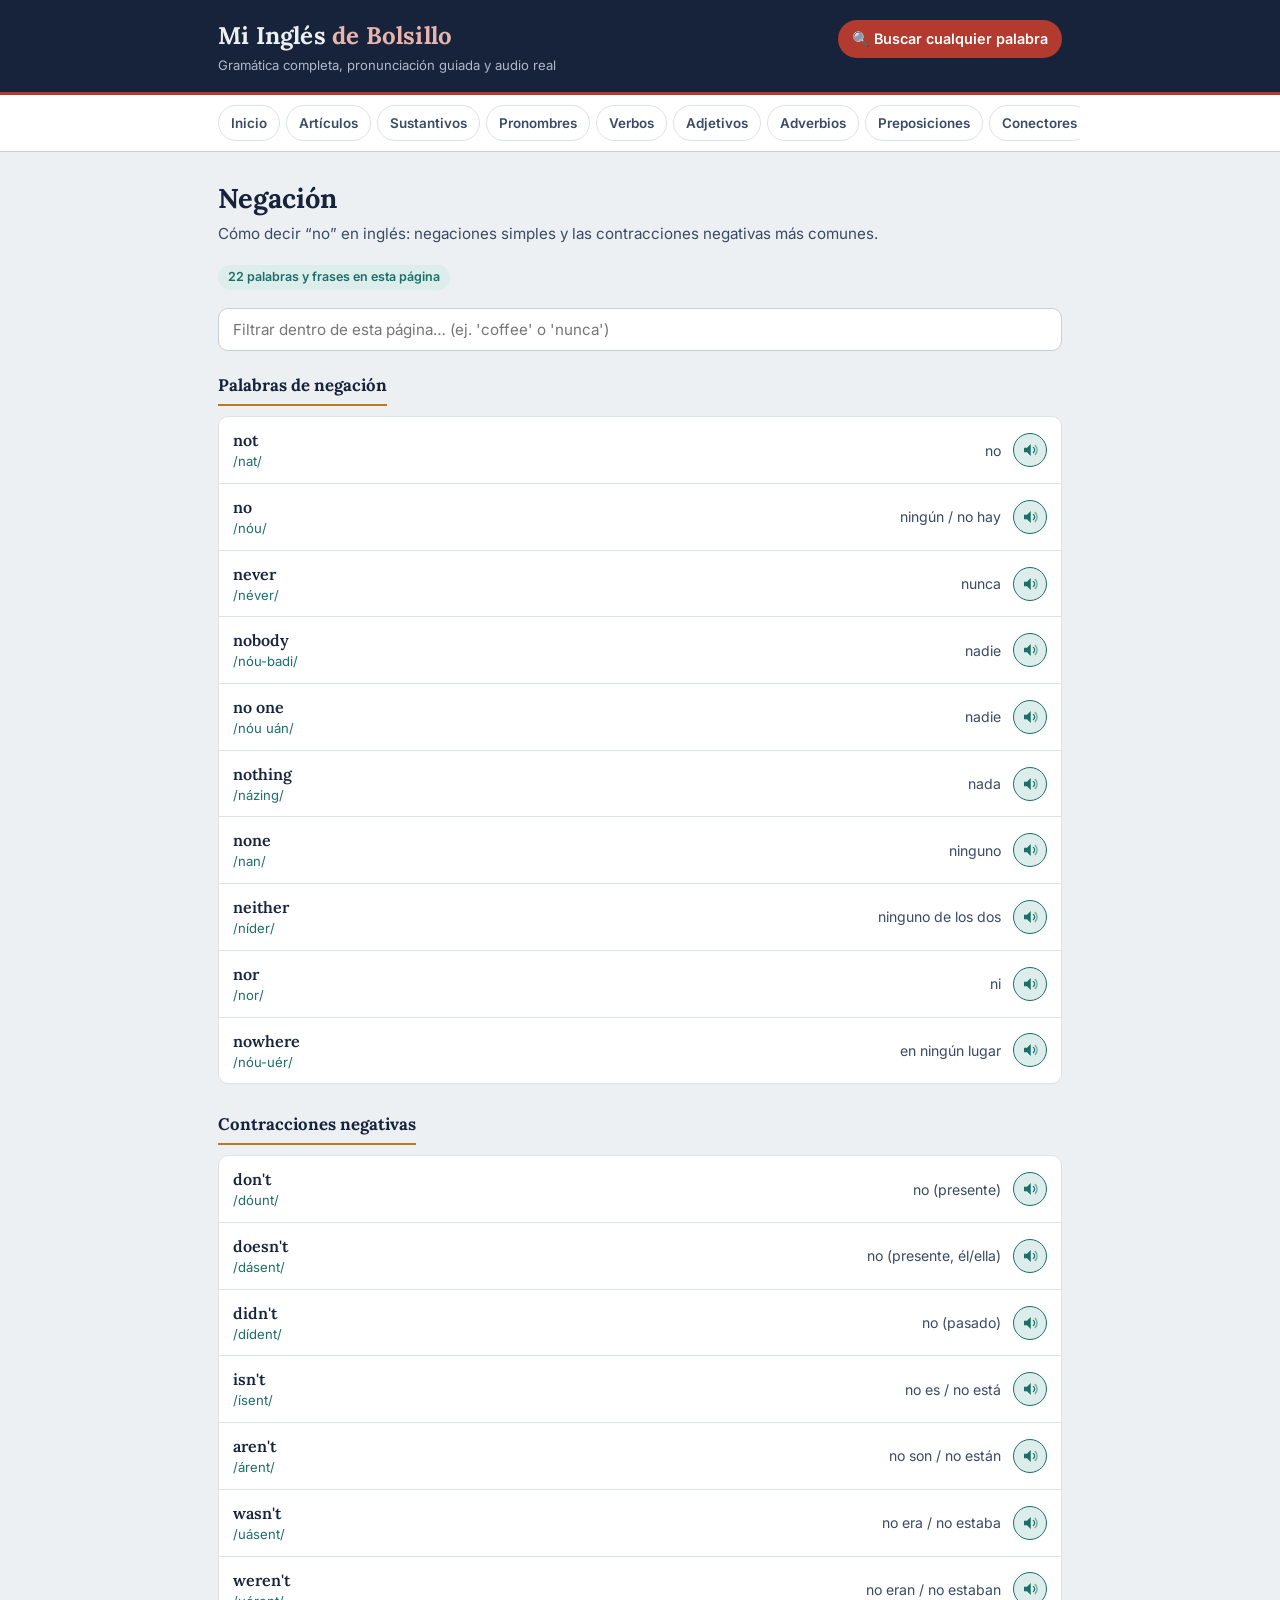
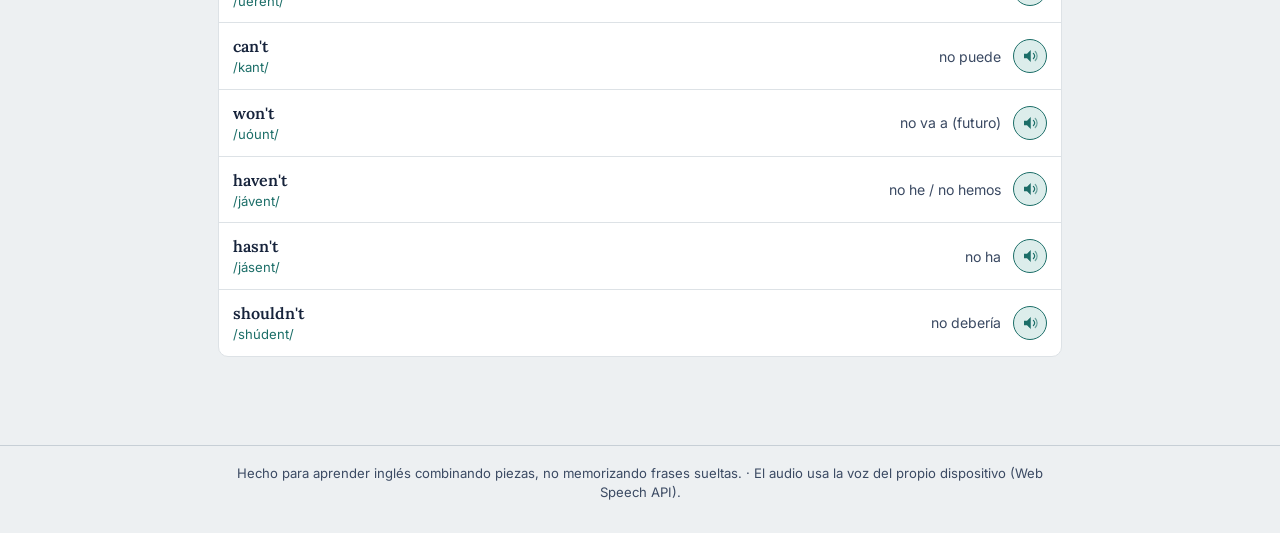
<file: negacion.html>
<!DOCTYPE html>
<html lang="es">
<head>
<meta charset="UTF-8">
<meta name="viewport" content="width=device-width, initial-scale=1.0">
<title>Negación · Mi Inglés de Bolsillo</title>
<link rel="stylesheet" href="css/style.css">
<link rel="manifest" href="manifest.json">
<meta name="theme-color" content="#16233B">
<link rel="icon" href="icons/icon-192.png">
<link rel="apple-touch-icon" href="icons/icon-192.png">
<meta name="apple-mobile-web-app-capable" content="yes">
<meta name="apple-mobile-web-app-status-bar-style" content="black-translucent">
<meta name="apple-mobile-web-app-title" content="Inglés Bolsillo">
</head>
<body>
  <header class="site-header">
    <div class="wrap">
      <div class="brand">
        <span class="brand-title">Mi Inglés <span class="accent">de Bolsillo</span></span>
        <span class="brand-tag">Gramática completa, pronunciación guiada y audio real</span>
      </div>
      <div class="header-search">
        <a href="buscador.html">🔍 Buscar cualquier palabra</a>
      </div>
    </div>
  </header>
  <nav class="tabs-rail">
    <div class="wrap">
      <a href="index.html" class="">Inicio</a>
      <a href="articulos.html" class="">Artículos</a>
      <a href="sustantivos.html" class="">Sustantivos</a>
      <a href="pronombres.html" class="">Pronombres</a>
      <a href="verbos.html" class="">Verbos</a>
      <a href="adjetivos.html" class="">Adjetivos</a>
      <a href="adverbios.html" class="">Adverbios</a>
      <a href="preposiciones.html" class="">Preposiciones</a>
      <a href="conectores.html" class="">Conectores</a>
      <a href="auxiliares.html" class="">Auxiliares</a>
      <a href="determinantes.html" class="">Determinantes</a>
      <a href="interrogativas.html" class="">Interrogativas</a>
      <a href="negacion.html" class="activo">Negación</a>
      <a href="buscador.html" class="">🔍 Buscador</a>
      <a href="constructor.html" class="">🧩 Constructor de frases</a>
    </div>
  </nav>
  <main>
    <div class="wrap">
      <h1 class="page-title">Negación</h1>
      <p class="page-sub">Cómo decir “no” en inglés: negaciones simples y las contracciones negativas más comunes.</p>
      <span id="lista-negacion-contador"></span>
      
      
      <input type="text" id="lista-negacion-filtro" class="filtro-local" placeholder="Filtrar dentro de esta página… (ej. 'coffee' o 'nunca')" autocomplete="off">
      <div id="lista-negacion"></div>
    
    </div>
  </main>
  <footer class="site-footer">
    <div class="wrap">
      Hecho para aprender inglés combinando piezas, no memorizando frases sueltas. · El audio usa la voz del propio dispositivo (Web Speech API).
    </div>
  </footer>
  <script src="js/data.js"></script>
  <script src="js/conjugator.js"></script>
  <script src="js/speech.js"></script>
  <script src="js/render.js"></script>

  <script>
    renderCategoria("lista-negacion", NEGACION, "Negación");
  </script>
<script>
if ("serviceWorker" in navigator) {
  window.addEventListener("load", () => {
    navigator.serviceWorker.register("sw.js").catch(console.error);
  });
}
</script>
</body>
</html>
</file>
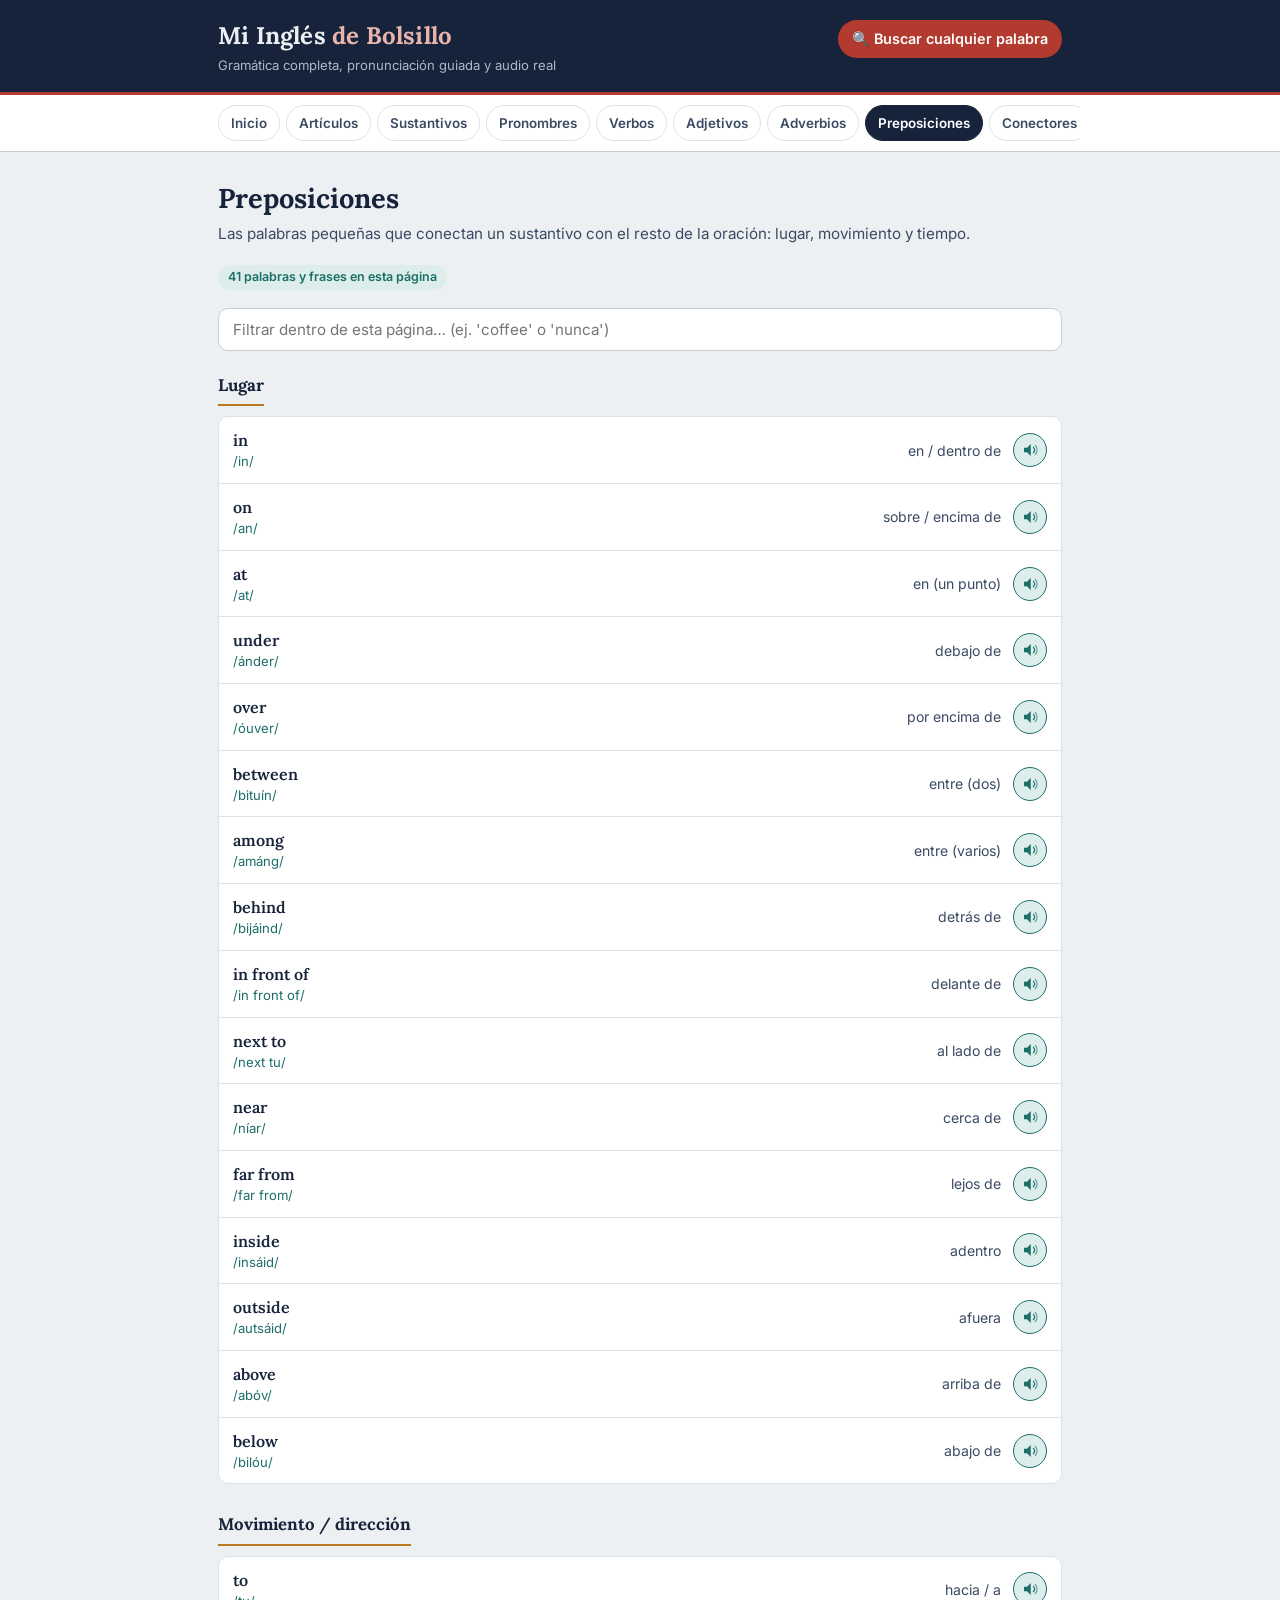
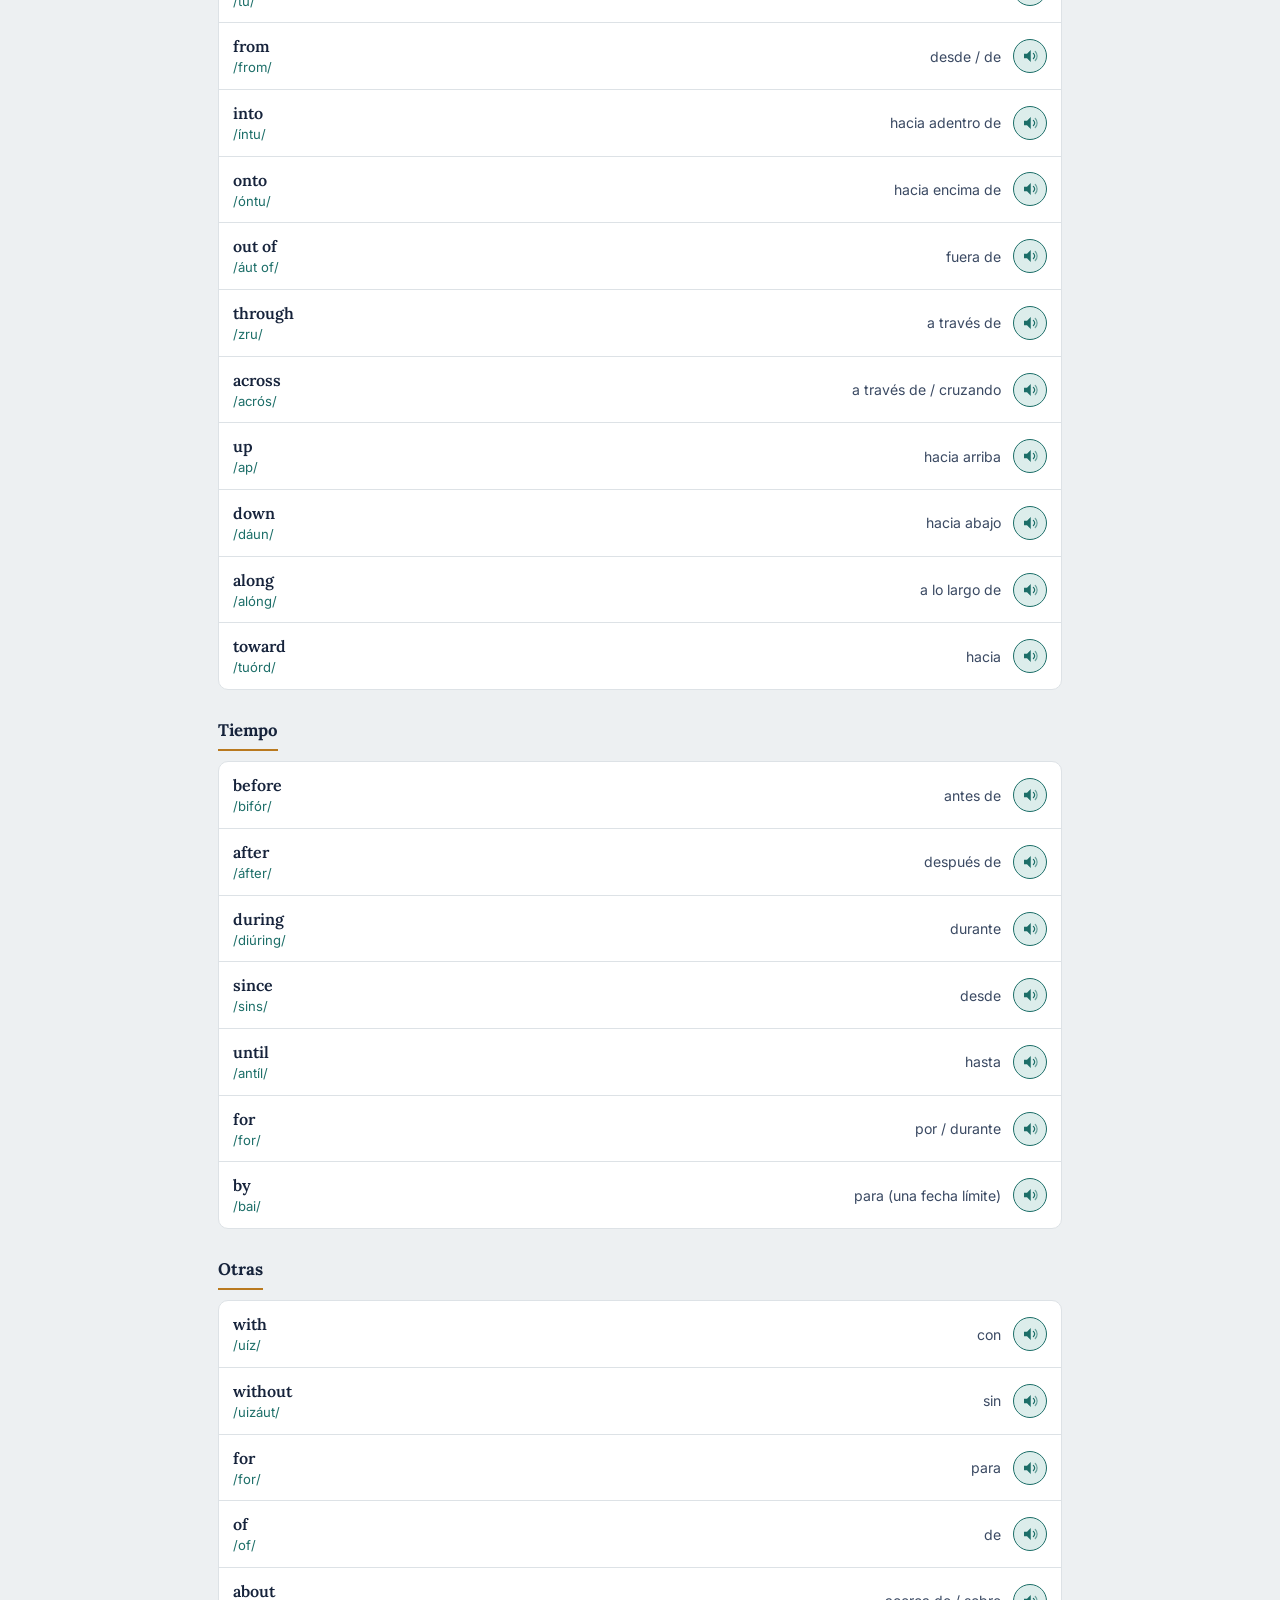
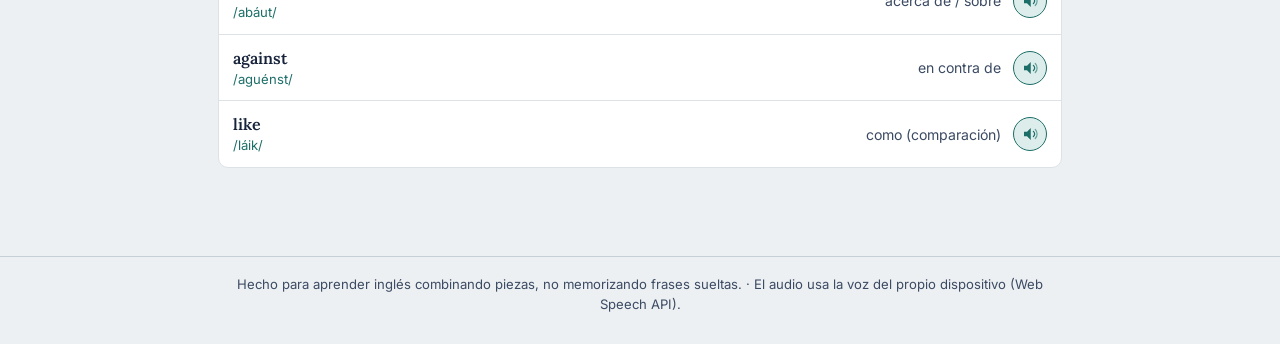
<file: preposiciones.html>
<!DOCTYPE html>
<html lang="es">
<head>
<meta charset="UTF-8">
<meta name="viewport" content="width=device-width, initial-scale=1.0">
<title>Preposiciones · Mi Inglés de Bolsillo</title>
<link rel="stylesheet" href="css/style.css">
<link rel="manifest" href="manifest.json">
<meta name="theme-color" content="#16233B">
<link rel="icon" href="icons/icon-192.png">
<link rel="apple-touch-icon" href="icons/icon-192.png">
<meta name="apple-mobile-web-app-capable" content="yes">
<meta name="apple-mobile-web-app-status-bar-style" content="black-translucent">
<meta name="apple-mobile-web-app-title" content="Inglés Bolsillo">
</head>
<body>
  <header class="site-header">
    <div class="wrap">
      <div class="brand">
        <span class="brand-title">Mi Inglés <span class="accent">de Bolsillo</span></span>
        <span class="brand-tag">Gramática completa, pronunciación guiada y audio real</span>
      </div>
      <div class="header-search">
        <a href="buscador.html">🔍 Buscar cualquier palabra</a>
      </div>
    </div>
  </header>
  <nav class="tabs-rail">
    <div class="wrap">
      <a href="index.html" class="">Inicio</a>
      <a href="articulos.html" class="">Artículos</a>
      <a href="sustantivos.html" class="">Sustantivos</a>
      <a href="pronombres.html" class="">Pronombres</a>
      <a href="verbos.html" class="">Verbos</a>
      <a href="adjetivos.html" class="">Adjetivos</a>
      <a href="adverbios.html" class="">Adverbios</a>
      <a href="preposiciones.html" class="activo">Preposiciones</a>
      <a href="conectores.html" class="">Conectores</a>
      <a href="auxiliares.html" class="">Auxiliares</a>
      <a href="determinantes.html" class="">Determinantes</a>
      <a href="interrogativas.html" class="">Interrogativas</a>
      <a href="negacion.html" class="">Negación</a>
      <a href="buscador.html" class="">🔍 Buscador</a>
      <a href="constructor.html" class="">🧩 Constructor de frases</a>
    </div>
  </nav>
  <main>
    <div class="wrap">
      <h1 class="page-title">Preposiciones</h1>
      <p class="page-sub">Las palabras pequeñas que conectan un sustantivo con el resto de la oración: lugar, movimiento y tiempo.</p>
      <span id="lista-preposiciones-contador"></span>
      
      
      <input type="text" id="lista-preposiciones-filtro" class="filtro-local" placeholder="Filtrar dentro de esta página… (ej. 'coffee' o 'nunca')" autocomplete="off">
      <div id="lista-preposiciones"></div>
    
    </div>
  </main>
  <footer class="site-footer">
    <div class="wrap">
      Hecho para aprender inglés combinando piezas, no memorizando frases sueltas. · El audio usa la voz del propio dispositivo (Web Speech API).
    </div>
  </footer>
  <script src="js/data.js"></script>
  <script src="js/conjugator.js"></script>
  <script src="js/speech.js"></script>
  <script src="js/render.js"></script>

  <script>
    renderCategoria("lista-preposiciones", PREPOSICIONES, "Preposiciones");
  </script>
<script>
if ("serviceWorker" in navigator) {
  window.addEventListener("load", () => {
    navigator.serviceWorker.register("sw.js").catch(console.error);
  });
}
</script>
</body>
</html>
</file>
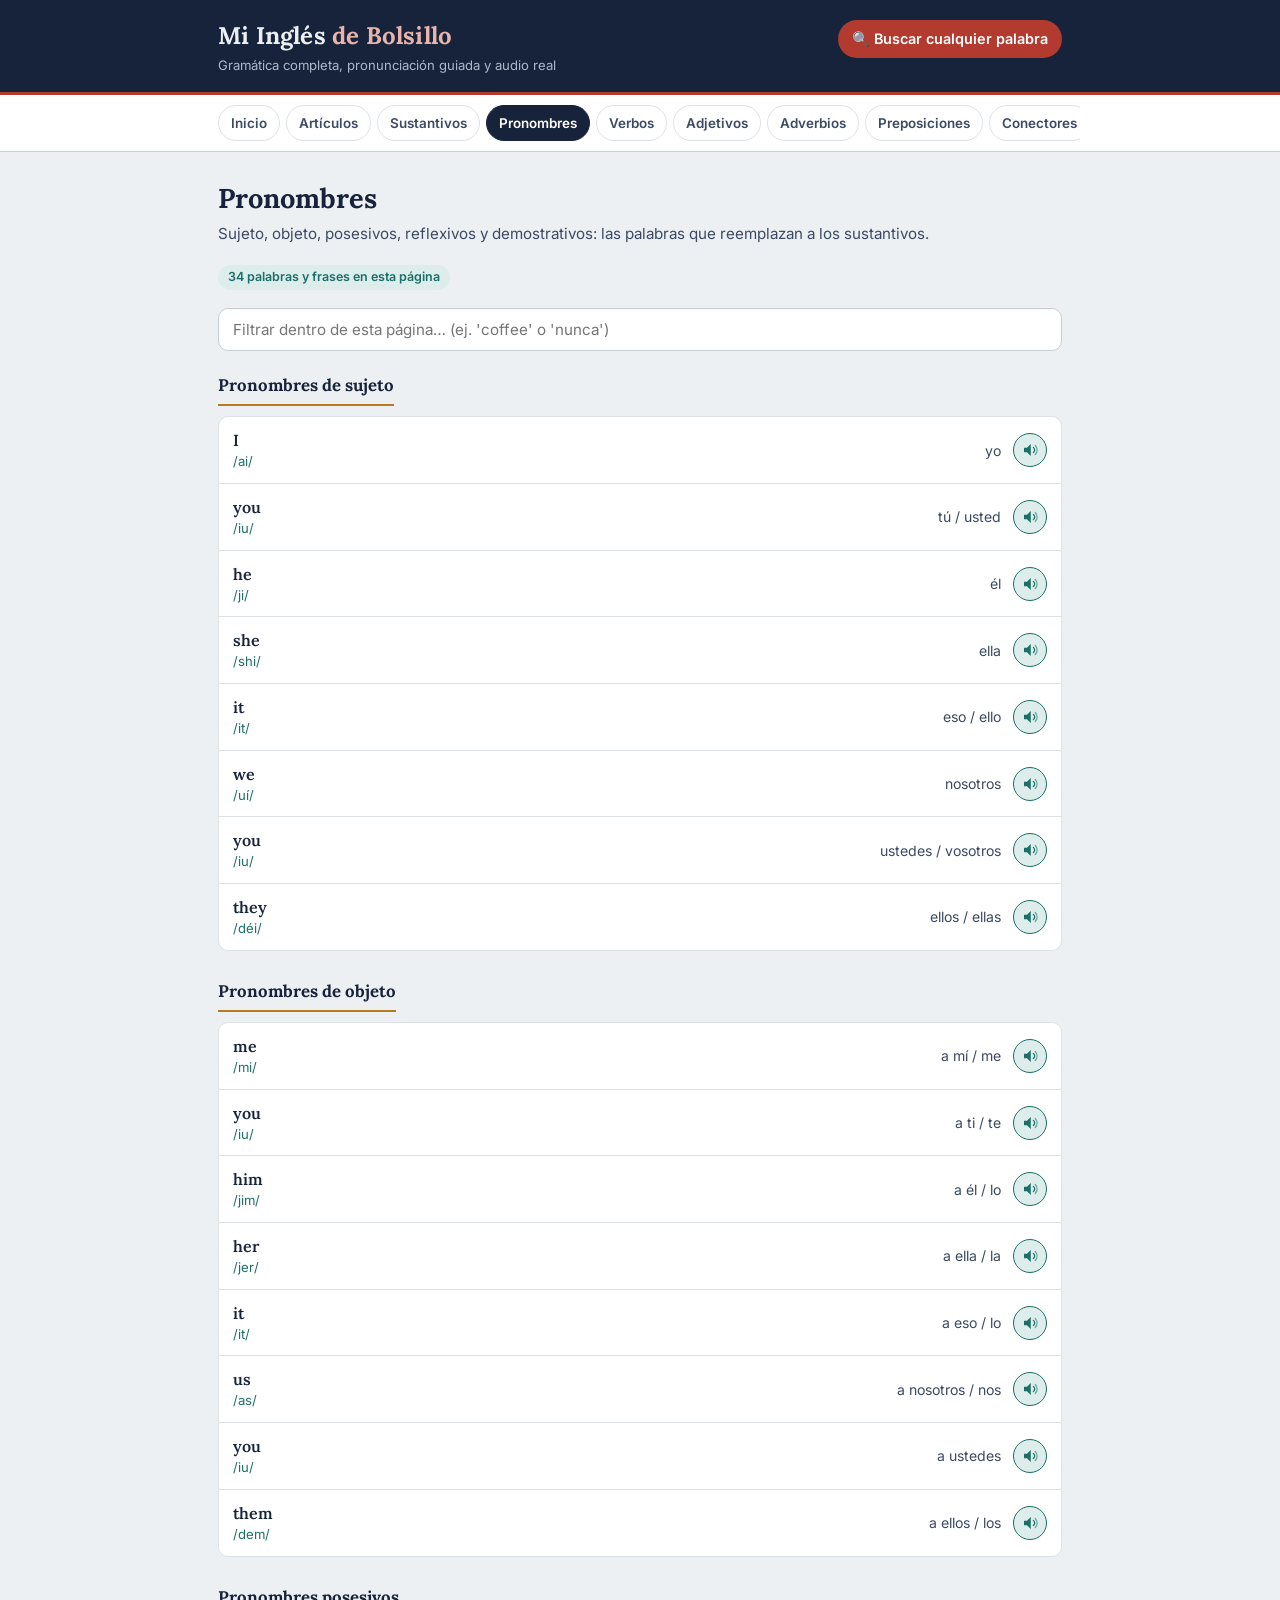
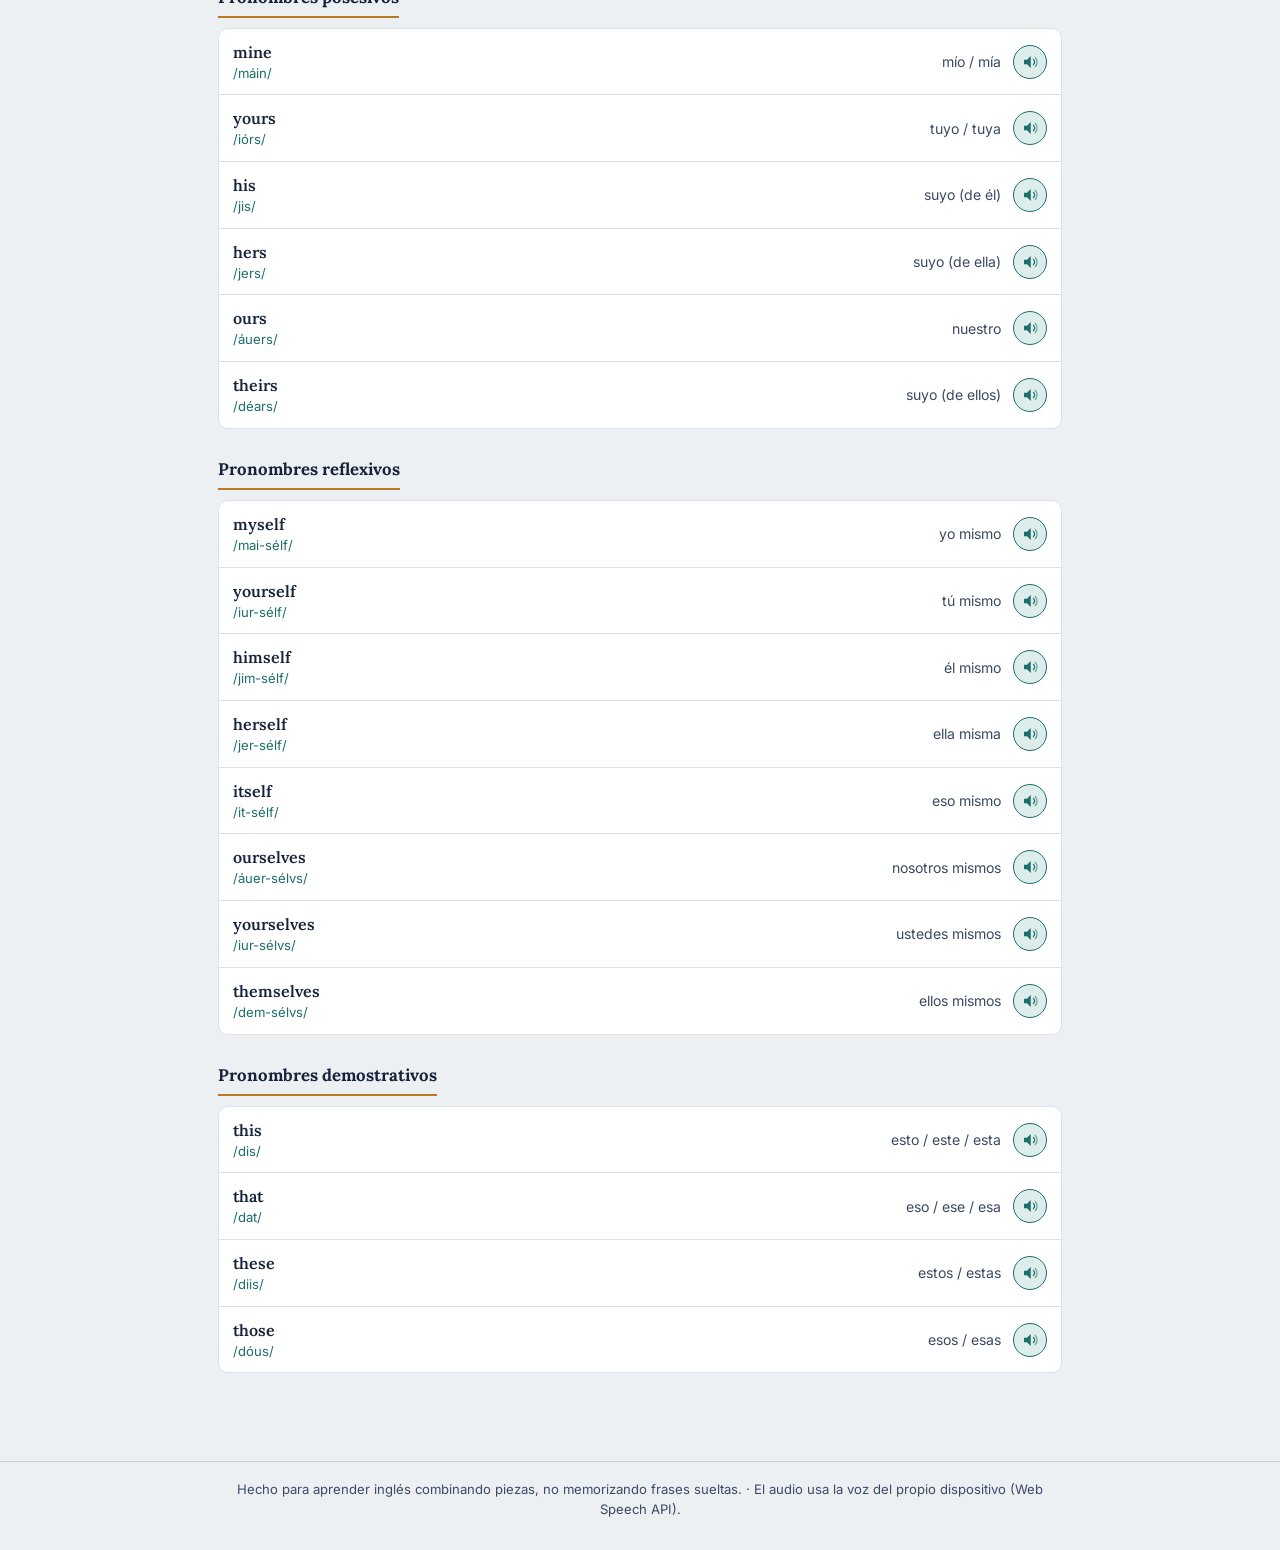
<file: pronombres.html>
<!DOCTYPE html>
<html lang="es">
<head>
<meta charset="UTF-8">
<meta name="viewport" content="width=device-width, initial-scale=1.0">
<title>Pronombres · Mi Inglés de Bolsillo</title>
<link rel="stylesheet" href="css/style.css">
<link rel="manifest" href="manifest.json">
<meta name="theme-color" content="#16233B">
<link rel="icon" href="icons/icon-192.png">
<link rel="apple-touch-icon" href="icons/icon-192.png">
<meta name="apple-mobile-web-app-capable" content="yes">
<meta name="apple-mobile-web-app-status-bar-style" content="black-translucent">
<meta name="apple-mobile-web-app-title" content="Inglés Bolsillo">
</head>
<body>
  <header class="site-header">
    <div class="wrap">
      <div class="brand">
        <span class="brand-title">Mi Inglés <span class="accent">de Bolsillo</span></span>
        <span class="brand-tag">Gramática completa, pronunciación guiada y audio real</span>
      </div>
      <div class="header-search">
        <a href="buscador.html">🔍 Buscar cualquier palabra</a>
      </div>
    </div>
  </header>
  <nav class="tabs-rail">
    <div class="wrap">
      <a href="index.html" class="">Inicio</a>
      <a href="articulos.html" class="">Artículos</a>
      <a href="sustantivos.html" class="">Sustantivos</a>
      <a href="pronombres.html" class="activo">Pronombres</a>
      <a href="verbos.html" class="">Verbos</a>
      <a href="adjetivos.html" class="">Adjetivos</a>
      <a href="adverbios.html" class="">Adverbios</a>
      <a href="preposiciones.html" class="">Preposiciones</a>
      <a href="conectores.html" class="">Conectores</a>
      <a href="auxiliares.html" class="">Auxiliares</a>
      <a href="determinantes.html" class="">Determinantes</a>
      <a href="interrogativas.html" class="">Interrogativas</a>
      <a href="negacion.html" class="">Negación</a>
      <a href="buscador.html" class="">🔍 Buscador</a>
      <a href="constructor.html" class="">🧩 Constructor de frases</a>
    </div>
  </nav>
  <main>
    <div class="wrap">
      <h1 class="page-title">Pronombres</h1>
      <p class="page-sub">Sujeto, objeto, posesivos, reflexivos y demostrativos: las palabras que reemplazan a los sustantivos.</p>
      <span id="lista-pronombres-contador"></span>
      
      
      <input type="text" id="lista-pronombres-filtro" class="filtro-local" placeholder="Filtrar dentro de esta página… (ej. 'coffee' o 'nunca')" autocomplete="off">
      <div id="lista-pronombres"></div>
    
    </div>
  </main>
  <footer class="site-footer">
    <div class="wrap">
      Hecho para aprender inglés combinando piezas, no memorizando frases sueltas. · El audio usa la voz del propio dispositivo (Web Speech API).
    </div>
  </footer>
  <script src="js/data.js"></script>
  <script src="js/conjugator.js"></script>
  <script src="js/speech.js"></script>
  <script src="js/render.js"></script>

  <script>
    renderCategoria("lista-pronombres", PRONOMBRES, "Pronombres");
  </script>
<script>
if ("serviceWorker" in navigator) {
  window.addEventListener("load", () => {
    navigator.serviceWorker.register("sw.js").catch(console.error);
  });
}
</script>
</body>
</html>
</file>
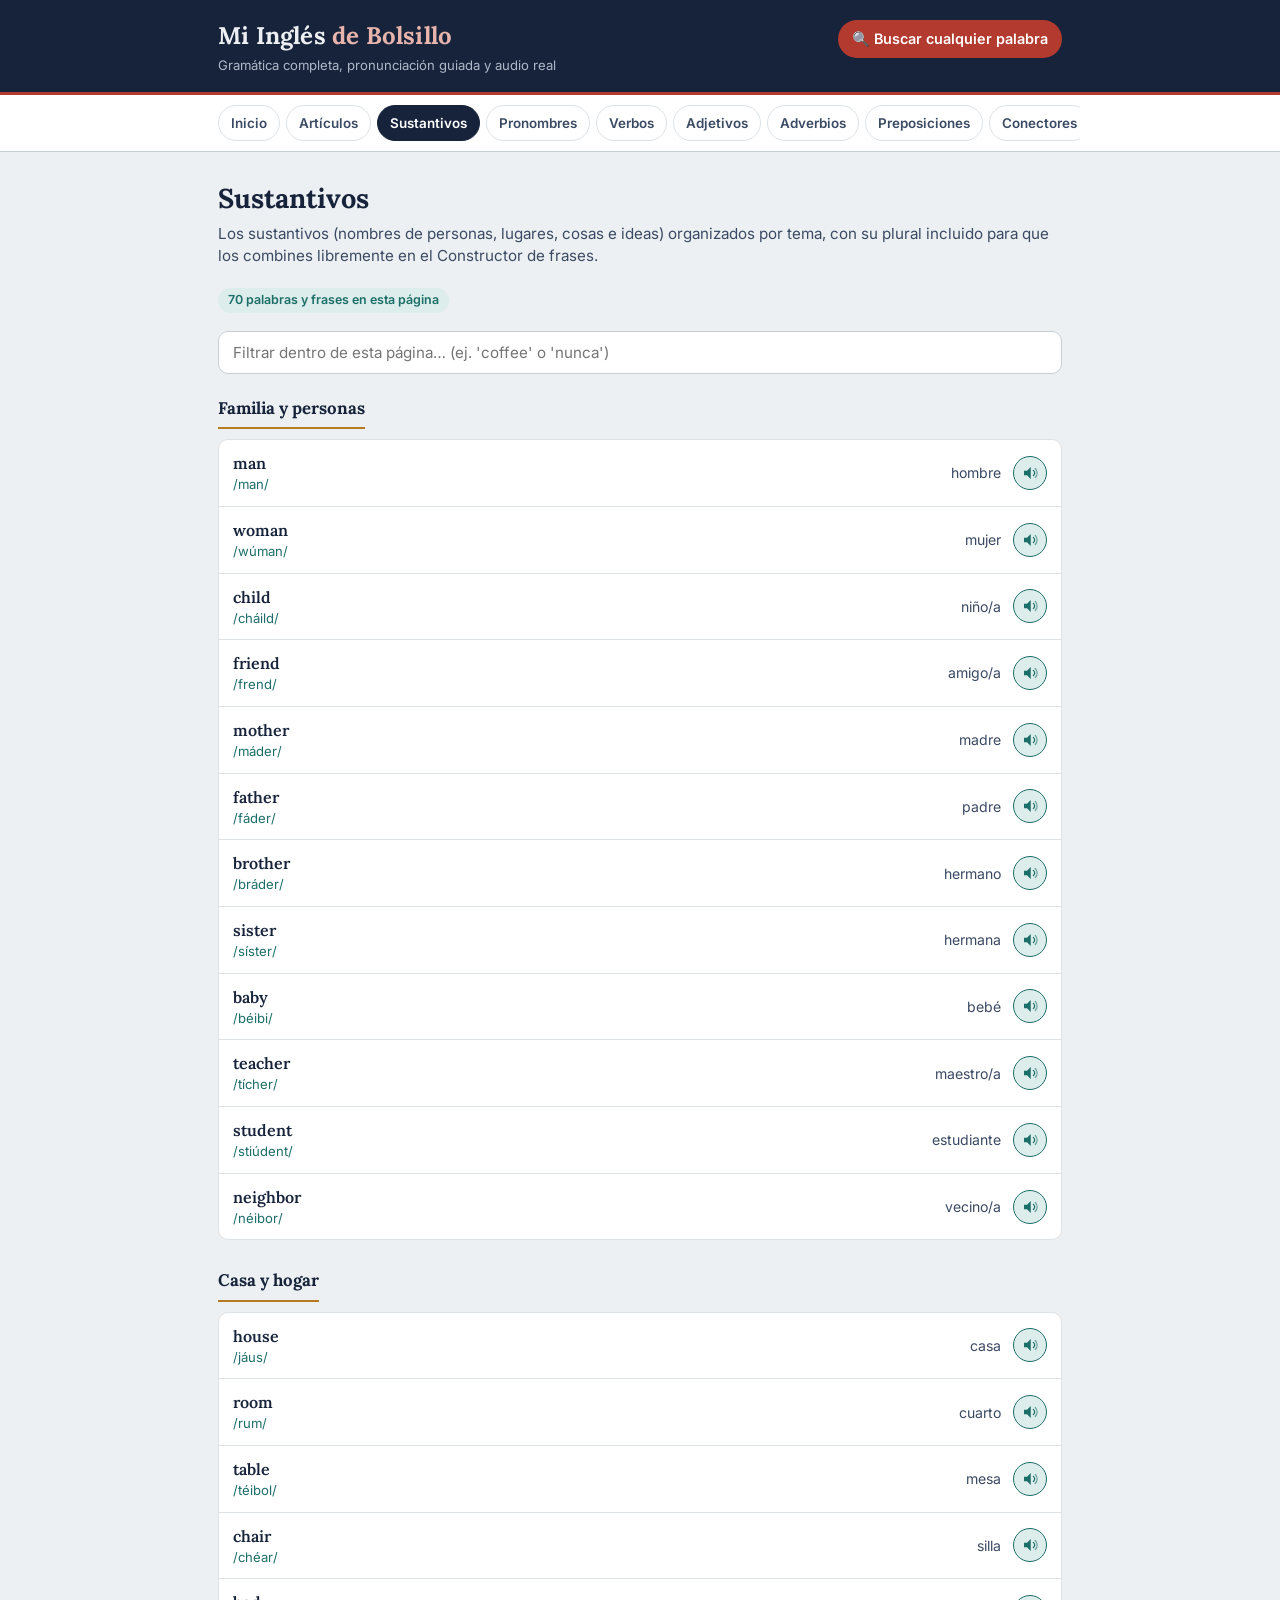
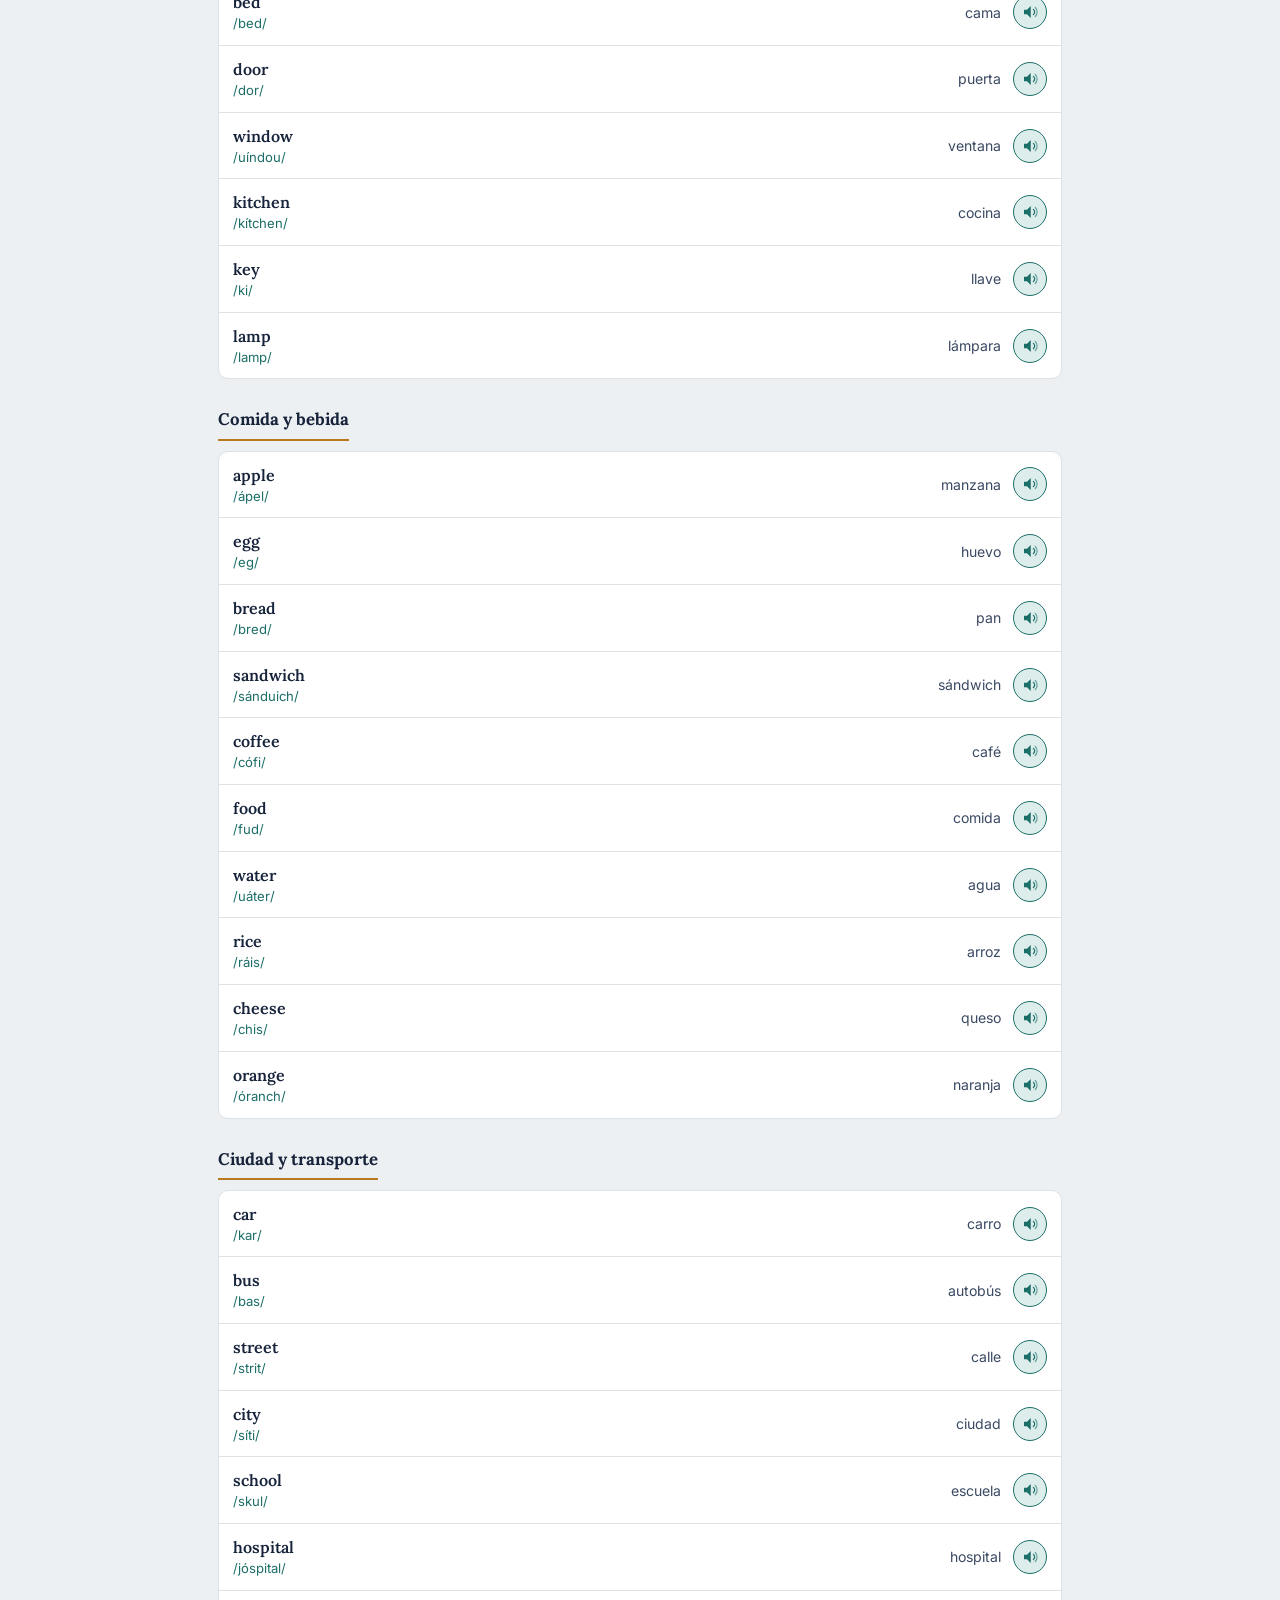
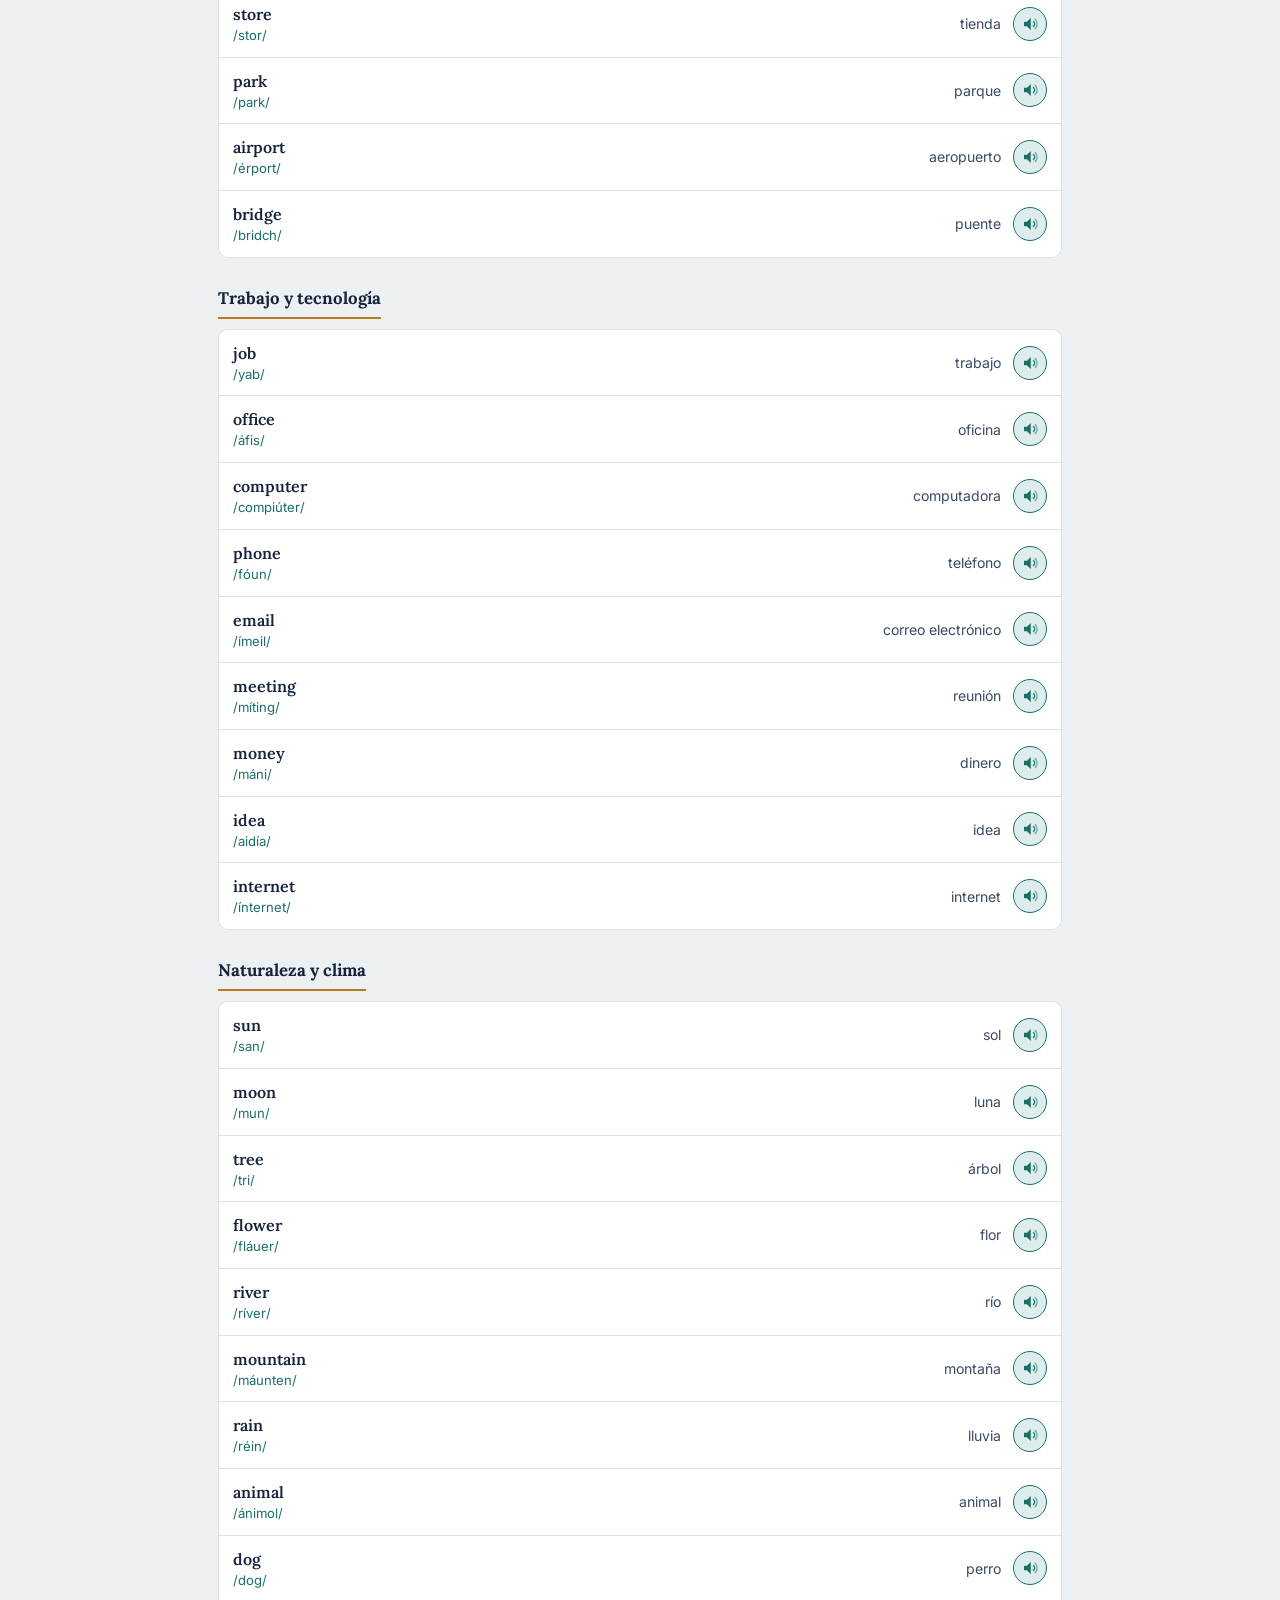
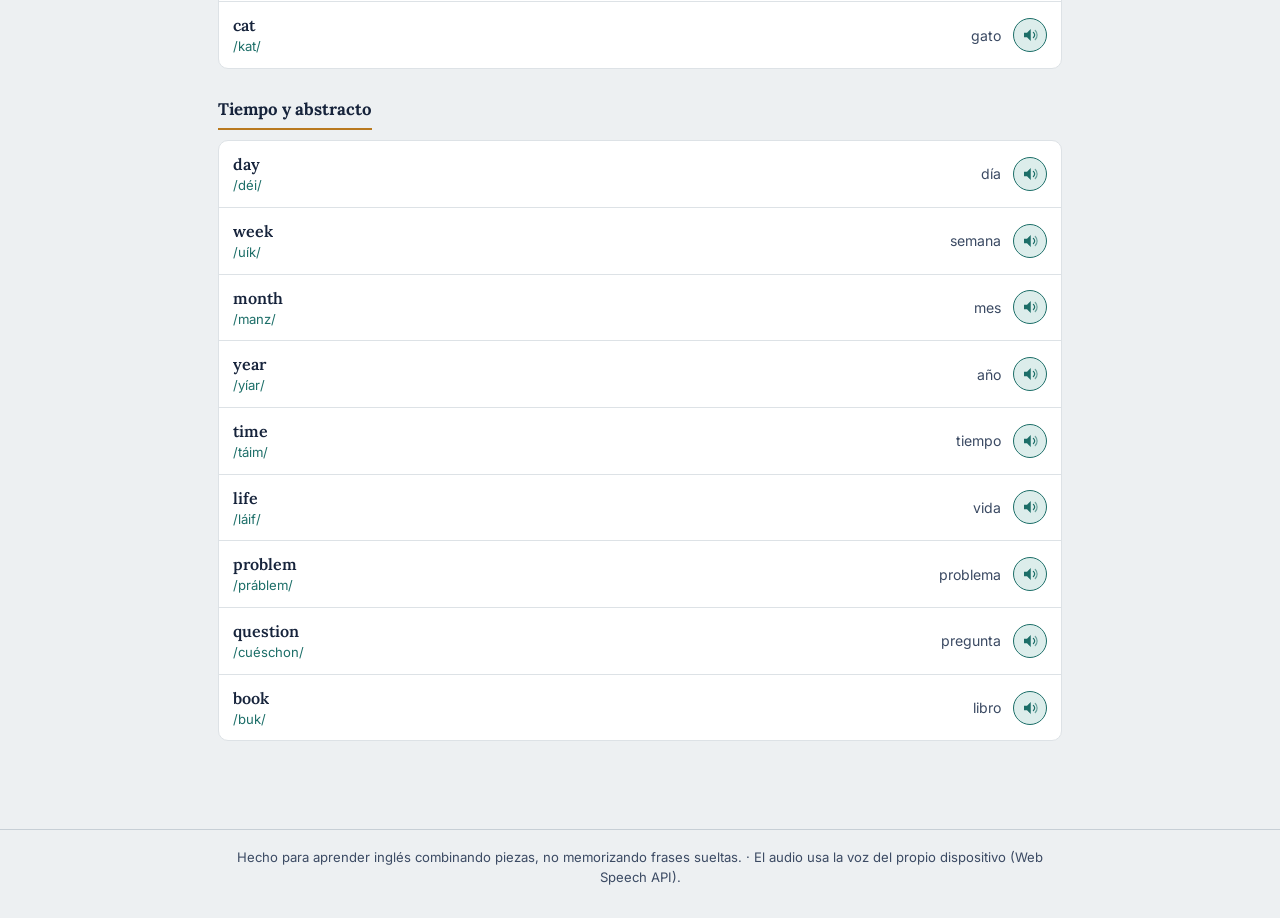
<file: sustantivos.html>
<!DOCTYPE html>
<html lang="es">
<head>
<meta charset="UTF-8">
<meta name="viewport" content="width=device-width, initial-scale=1.0">
<title>Sustantivos · Mi Inglés de Bolsillo</title>
<link rel="stylesheet" href="css/style.css">
<link rel="manifest" href="manifest.json">
<meta name="theme-color" content="#16233B">
<link rel="icon" href="icons/icon-192.png">
<link rel="apple-touch-icon" href="icons/icon-192.png">
<meta name="apple-mobile-web-app-capable" content="yes">
<meta name="apple-mobile-web-app-status-bar-style" content="black-translucent">
<meta name="apple-mobile-web-app-title" content="Inglés Bolsillo">
</head>
<body>
  <header class="site-header">
    <div class="wrap">
      <div class="brand">
        <span class="brand-title">Mi Inglés <span class="accent">de Bolsillo</span></span>
        <span class="brand-tag">Gramática completa, pronunciación guiada y audio real</span>
      </div>
      <div class="header-search">
        <a href="buscador.html">🔍 Buscar cualquier palabra</a>
      </div>
    </div>
  </header>
  <nav class="tabs-rail">
    <div class="wrap">
      <a href="index.html" class="">Inicio</a>
      <a href="articulos.html" class="">Artículos</a>
      <a href="sustantivos.html" class="activo">Sustantivos</a>
      <a href="pronombres.html" class="">Pronombres</a>
      <a href="verbos.html" class="">Verbos</a>
      <a href="adjetivos.html" class="">Adjetivos</a>
      <a href="adverbios.html" class="">Adverbios</a>
      <a href="preposiciones.html" class="">Preposiciones</a>
      <a href="conectores.html" class="">Conectores</a>
      <a href="auxiliares.html" class="">Auxiliares</a>
      <a href="determinantes.html" class="">Determinantes</a>
      <a href="interrogativas.html" class="">Interrogativas</a>
      <a href="negacion.html" class="">Negación</a>
      <a href="buscador.html" class="">🔍 Buscador</a>
      <a href="constructor.html" class="">🧩 Constructor de frases</a>
    </div>
  </nav>
  <main>
    <div class="wrap">
      <h1 class="page-title">Sustantivos</h1>
      <p class="page-sub">Los sustantivos (nombres de personas, lugares, cosas e ideas) organizados por tema, con su plural incluido para que los combines libremente en el Constructor de frases.</p>
      <span id="lista-sustantivos-contador"></span>
      
      
      <input type="text" id="lista-sustantivos-filtro" class="filtro-local" placeholder="Filtrar dentro de esta página… (ej. 'coffee' o 'nunca')" autocomplete="off">
      <div id="lista-sustantivos"></div>
    
    </div>
  </main>
  <footer class="site-footer">
    <div class="wrap">
      Hecho para aprender inglés combinando piezas, no memorizando frases sueltas. · El audio usa la voz del propio dispositivo (Web Speech API).
    </div>
  </footer>
  <script src="js/data.js"></script>
  <script src="js/conjugator.js"></script>
  <script src="js/speech.js"></script>
  <script src="js/render.js"></script>

  <script>
    renderCategoria("lista-sustantivos", SUSTANTIVOS, "Sustantivos");
  </script>
<script>
if ("serviceWorker" in navigator) {
  window.addEventListener("load", () => {
    navigator.serviceWorker.register("sw.js").catch(console.error);
  });
}
</script>
</body>
</html>
</file>
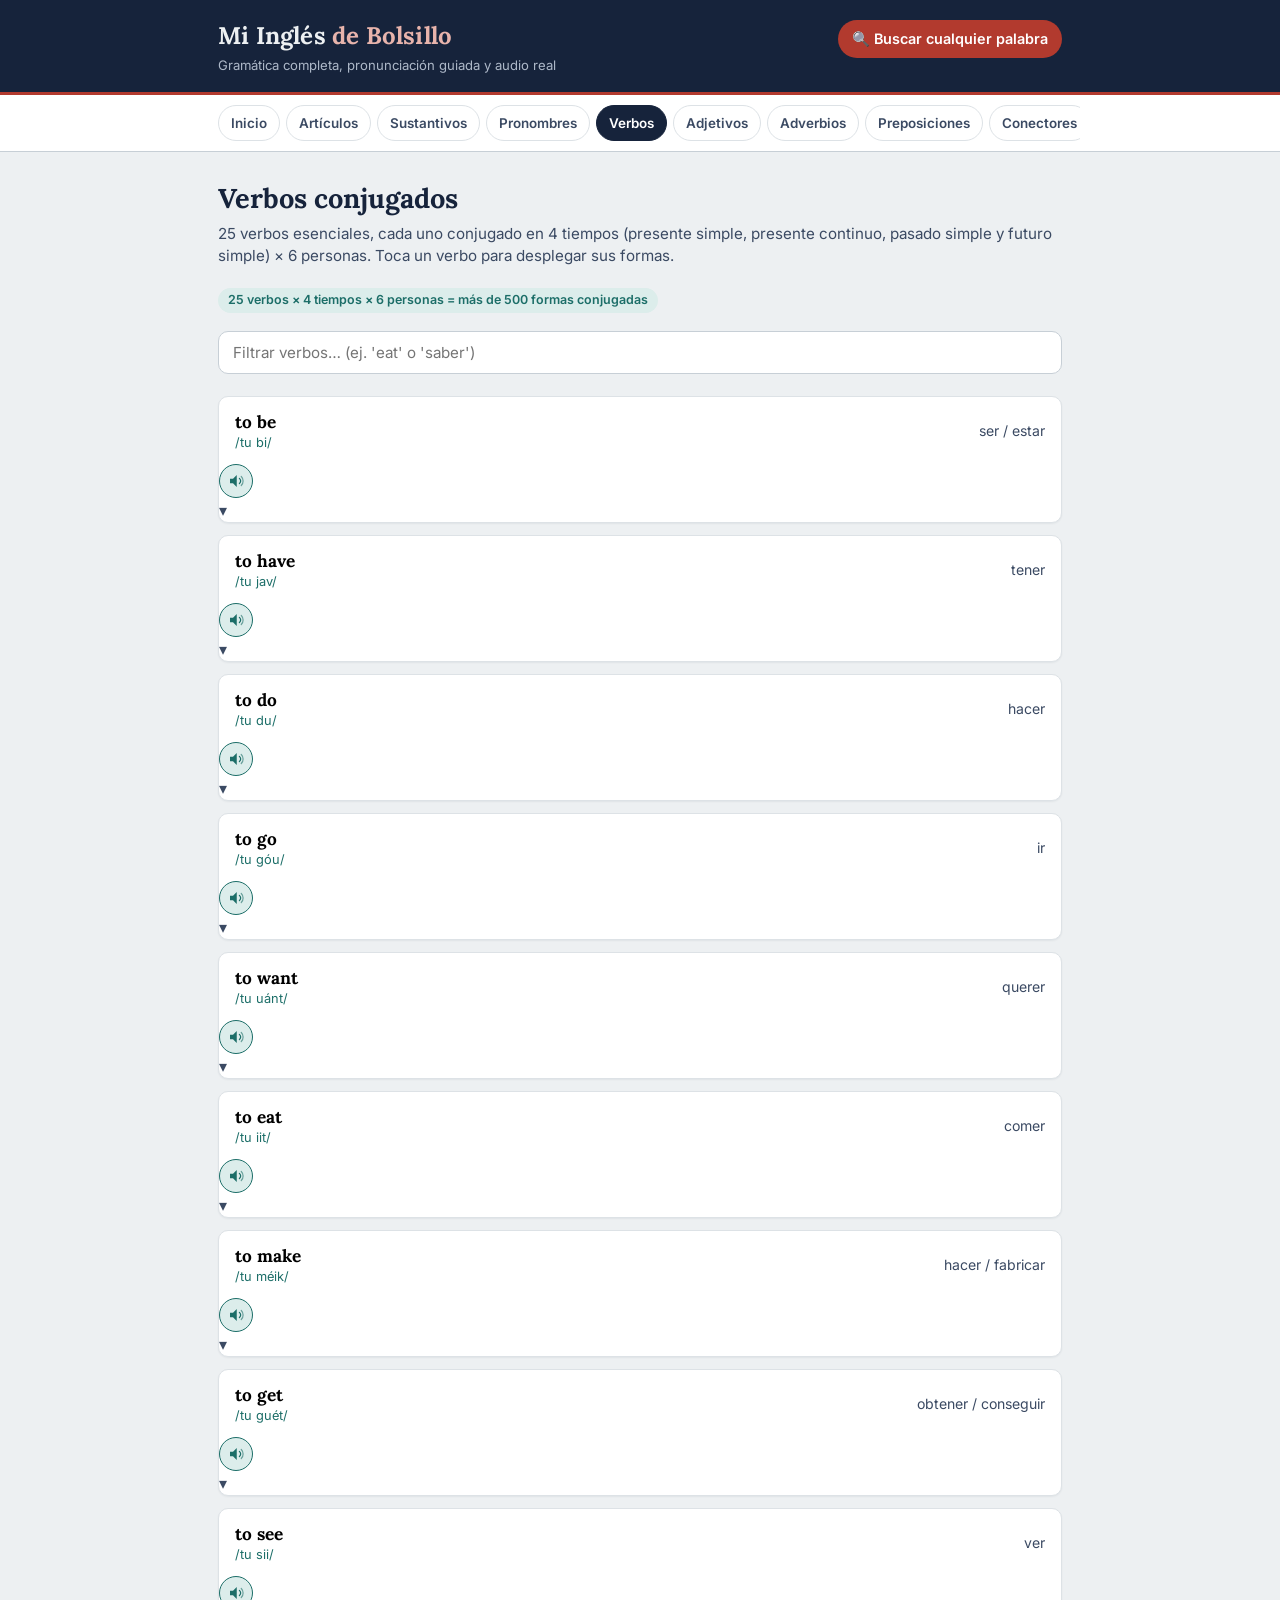
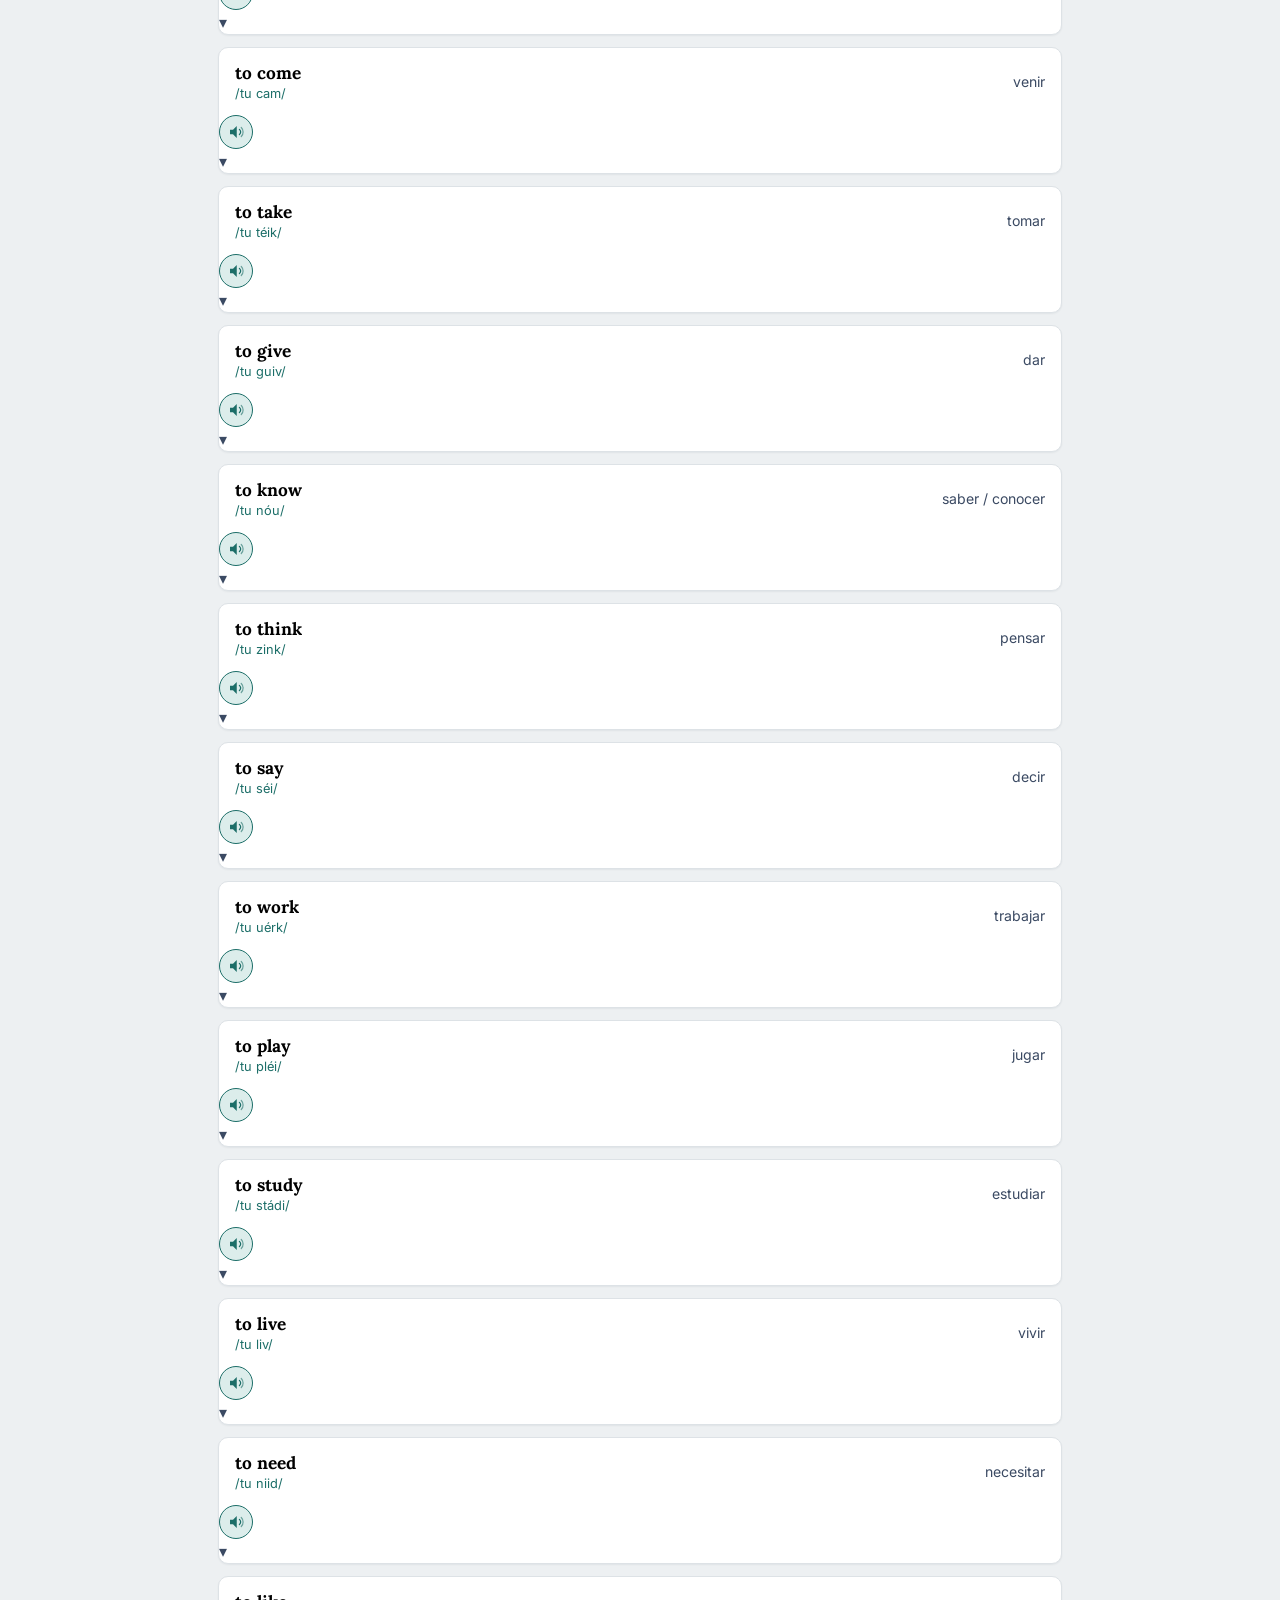
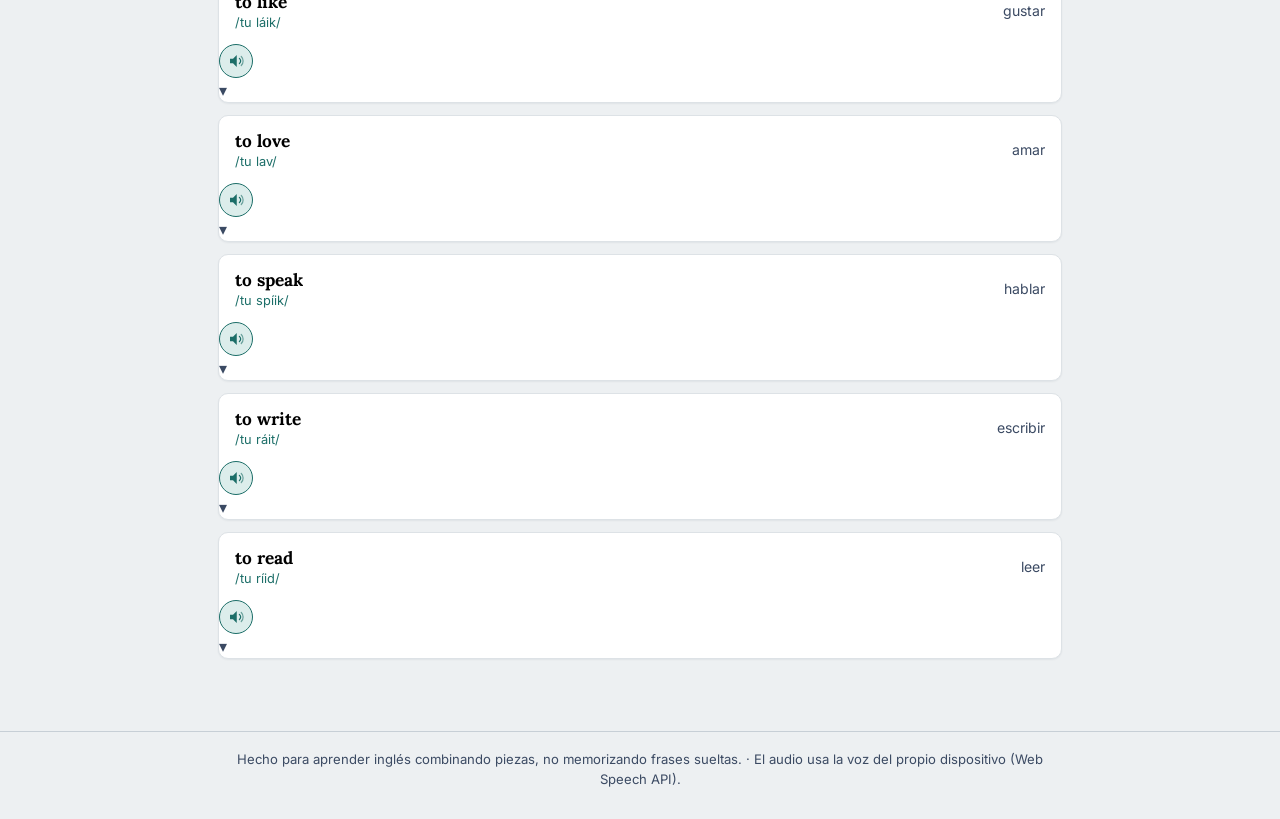
<file: verbos.html>
<!DOCTYPE html>
<html lang="es">
<head>
<meta charset="UTF-8">
<meta name="viewport" content="width=device-width, initial-scale=1.0">
<title>Verbos conjugados · Mi Inglés de Bolsillo</title>
<link rel="stylesheet" href="css/style.css">
<link rel="manifest" href="manifest.json">
<meta name="theme-color" content="#16233B">
<link rel="icon" href="icons/icon-192.png">
<link rel="apple-touch-icon" href="icons/icon-192.png">
<meta name="apple-mobile-web-app-capable" content="yes">
<meta name="apple-mobile-web-app-status-bar-style" content="black-translucent">
<meta name="apple-mobile-web-app-title" content="Inglés Bolsillo">
</head>
<body>
  <header class="site-header">
    <div class="wrap">
      <div class="brand">
        <span class="brand-title">Mi Inglés <span class="accent">de Bolsillo</span></span>
        <span class="brand-tag">Gramática completa, pronunciación guiada y audio real</span>
      </div>
      <div class="header-search">
        <a href="buscador.html">🔍 Buscar cualquier palabra</a>
      </div>
    </div>
  </header>
  <nav class="tabs-rail">
    <div class="wrap">
      <a href="index.html" class="">Inicio</a>
      <a href="articulos.html" class="">Artículos</a>
      <a href="sustantivos.html" class="">Sustantivos</a>
      <a href="pronombres.html" class="">Pronombres</a>
      <a href="verbos.html" class="activo">Verbos</a>
      <a href="adjetivos.html" class="">Adjetivos</a>
      <a href="adverbios.html" class="">Adverbios</a>
      <a href="preposiciones.html" class="">Preposiciones</a>
      <a href="conectores.html" class="">Conectores</a>
      <a href="auxiliares.html" class="">Auxiliares</a>
      <a href="determinantes.html" class="">Determinantes</a>
      <a href="interrogativas.html" class="">Interrogativas</a>
      <a href="negacion.html" class="">Negación</a>
      <a href="buscador.html" class="">🔍 Buscador</a>
      <a href="constructor.html" class="">🧩 Constructor de frases</a>
    </div>
  </nav>
  <main>
    <div class="wrap">
      <h1 class="page-title">Verbos conjugados</h1>
      <p class="page-sub">25 verbos esenciales, cada uno conjugado en 4 tiempos (presente simple, presente continuo, pasado simple y futuro simple) × 6 personas. Toca un verbo para desplegar sus formas.</p>
      <span id="lista-verbos-contador"></span>
      
      
      <input type="text" id="lista-verbos-filtro" class="filtro-local" placeholder="Filtrar verbos… (ej. 'eat' o 'saber')" autocomplete="off">
      <div id="lista-verbos"></div>
    
    </div>
  </main>
  <footer class="site-footer">
    <div class="wrap">
      Hecho para aprender inglés combinando piezas, no memorizando frases sueltas. · El audio usa la voz del propio dispositivo (Web Speech API).
    </div>
  </footer>
  <script src="js/data.js"></script>
  <script src="js/conjugator.js"></script>
  <script src="js/speech.js"></script>
  <script src="js/render.js"></script>

  <script>
    renderVerbos("lista-verbos");
  </script>
<script>
if ("serviceWorker" in navigator) {
  window.addEventListener("load", () => {
    navigator.serviceWorker.register("sw.js").catch(console.error);
  });
}
</script>
</body>
</html>
</file>
<file: css/style.css>
/* =========================================================================
   ESTILOS — "Mi Inglés de Bolsillo"
   Paleta: papel azul-grisáceo frío + tinta azul marino + rojo de lápiz
   (corrección de maestro) + verde-azulado para audio + mostaza para tags.
   Tipografía: Lora (serif, voz de diccionario) + Inter (sans, interfaz)
   ========================================================================= */

@import url('https://fonts.googleapis.com/css2?family=Lora:ital,wght@0,500;0,600;0,700;1,500&family=Inter:wght@400;500;600;700&display=swap');

:root {
  --ink: #16233B;
  --ink-soft: #3B4A63;
  --paper: #EDF0F2;
  --paper-card: #F8F9FA;
  --line: #C7CFD6;
  --line-soft: #DDE2E6;
  --red: #B23A2E;
  --red-soft: #F4E1DE;
  --teal: #1C6E68;
  --teal-soft: #DCEDEB;
  --mustard: #B9791F;
  --mustard-soft: #F3E4C8;
  --shadow: 0 1px 2px rgba(22,35,59,.06);
  --radius: 10px;
  --maxw: 880px;
}

* { box-sizing: border-box; }
html { scroll-behavior: smooth; }

body {
  margin: 0;
  background: var(--paper);
  color: var(--ink);
  font-family: 'Inter', system-ui, sans-serif;
  line-height: 1.5;
  -webkit-font-smoothing: antialiased;
}

h1, h2, h3, .serif { font-family: 'Lora', Georgia, serif; }

a { color: inherit; }

.wrap {
  max-width: var(--maxw);
  margin: 0 auto;
  padding: 0 18px;
}

/* ---------- Encabezado ---------- */
header.site-header {
  background: var(--ink);
  color: var(--paper);
  padding: 18px 0 16px;
  border-bottom: 3px solid var(--red);
}
.site-header .wrap { display: flex; align-items: baseline; justify-content: space-between; gap: 12px; flex-wrap: wrap; }
.brand { display: flex; flex-direction: column; }
.brand-title {
  font-family: 'Lora', serif;
  font-weight: 700;
  font-size: 1.5rem;
  letter-spacing: .2px;
}
.brand-title .accent { color: #E8B4AC; }
.brand-tag {
  font-size: .82rem;
  color: #AEB9C9;
  margin-top: 2px;
}
.header-search {
  flex-shrink: 0;
}
.header-search a {
  display: inline-flex;
  align-items: center;
  gap: 6px;
  background: var(--red);
  color: #fff;
  padding: 8px 14px;
  border-radius: 999px;
  text-decoration: none;
  font-weight: 600;
  font-size: .9rem;
}

/* ---------- Navegación de categorías ---------- */
nav.tabs-rail {
  background: #fff;
  border-bottom: 1px solid var(--line);
  position: sticky;
  top: 0;
  z-index: 20;
}
nav.tabs-rail .wrap {
  display: flex;
  gap: 6px;
  overflow-x: auto;
  padding-top: 10px;
  padding-bottom: 10px;
  scrollbar-width: thin;
}
nav.tabs-rail a {
  flex: 0 0 auto;
  text-decoration: none;
  font-size: .84rem;
  font-weight: 600;
  color: var(--ink-soft);
  padding: 7px 12px;
  border-radius: 999px;
  border: 1px solid var(--line-soft);
  white-space: nowrap;
}
nav.tabs-rail a.activo {
  background: var(--ink);
  color: #fff;
  border-color: var(--ink);
}
nav.tabs-rail a:hover:not(.activo) { border-color: var(--ink-soft); }

/* ---------- Contenido principal ---------- */
main { padding: 26px 0 60px; }

.page-title {
  font-size: 1.7rem;
  margin: 0 0 4px;
}
.page-sub {
  color: var(--ink-soft);
  font-size: .95rem;
  margin: 0 0 18px;
}
#contador, [id$="-contador"] {
  display: inline-block;
  font-size: .78rem;
  font-weight: 600;
  color: var(--teal);
  background: var(--teal-soft);
  padding: 3px 10px;
  border-radius: 999px;
  margin-bottom: 18px;
}

.filtro-local {
  width: 100%;
  padding: 11px 14px;
  border: 1.5px solid var(--line);
  border-radius: var(--radius);
  font-size: .95rem;
  font-family: inherit;
  margin-bottom: 22px;
  background: #fff;
}
.filtro-local:focus { outline: 2px solid var(--teal); outline-offset: 1px; }

/* ---------- Grupos y listas de entradas ---------- */
.grupo { margin-bottom: 28px; }
.grupo-titulo {
  font-size: 1.05rem;
  margin: 0 0 10px;
  padding-bottom: 6px;
  border-bottom: 2px solid var(--mustard);
  display: inline-block;
}

.lista-entradas {
  list-style: none;
  margin: 0;
  padding: 0;
  background: #fff;
  border: 1px solid var(--line-soft);
  border-radius: var(--radius);
  overflow: hidden;
}
.entry {
  display: flex;
  align-items: center;
  gap: 12px;
  padding: 11px 14px;
  border-bottom: 1px solid var(--line-soft);
}
.entry:last-child { border-bottom: none; }
.entry.coincidencia { background: var(--mustard-soft); }
.entry-text { flex: 1 1 auto; min-width: 0; display: flex; flex-direction: column; }
.entry-en { font-family: 'Lora', serif; font-weight: 600; font-size: 1rem; }
.entry-ph { font-size: .82rem; color: var(--teal); }
.entry-es {
  flex: 0 0 auto;
  max-width: 42%;
  text-align: right;
  font-size: .88rem;
  color: var(--ink-soft);
}

.btn-audio {
  flex: 0 0 auto;
  width: 34px;
  height: 34px;
  border-radius: 50%;
  border: 1.5px solid var(--teal);
  background: var(--teal-soft);
  color: var(--teal);
  display: flex;
  align-items: center;
  justify-content: center;
  cursor: pointer;
  transition: transform .12s ease;
}
.btn-audio:hover { transform: scale(1.08); }
.btn-audio:active { transform: scale(.94); }
.btn-audio.hablando { background: var(--teal); color: #fff; }

/* ---------- Verbos ---------- */
.verbo-card {
  background: #fff;
  border: 1px solid var(--line-soft);
  border-radius: var(--radius);
  margin-bottom: 12px;
  box-shadow: var(--shadow);
}
.verbo-header {
  width: 100%;
  display: flex;
  align-items: center;
  justify-content: space-between;
  gap: 10px;
  background: none;
  border: none;
  padding: 14px 16px;
  cursor: pointer;
  font-family: inherit;
  text-align: left;
}
.verbo-header.sin-boton { cursor: default; }
.verbo-en { font-family: 'Lora', serif; font-weight: 700; font-size: 1.08rem; }
.verbo-ph { display: block; font-size: .8rem; color: var(--teal); margin-top: 2px; }
.verbo-header-right { display: flex; align-items: center; gap: 10px; }
.verbo-es { font-size: .88rem; color: var(--ink-soft); }
.chevron { transition: transform .15s ease; color: var(--ink-soft); }
.verbo-card.abierto .chevron { transform: rotate(180deg); }

.verbo-body {
  display: none;
  padding: 0 16px 16px;
}
.verbo-card.abierto .verbo-body, .verbo-body.mostrar { display: block; }

.tiempo-bloque { margin-top: 14px; }
.tiempo-titulo {
  font-size: .82rem;
  text-transform: none;
  color: #fff;
  background: var(--ink);
  display: inline-block;
  padding: 4px 10px;
  border-radius: 6px;
  margin: 0 0 8px;
  font-family: 'Inter', sans-serif;
  font-weight: 600;
}

/* ---------- Buscador ---------- */
.busqueda-hero {
  background: #fff;
  border: 1px solid var(--line-soft);
  border-radius: 14px;
  padding: 20px;
  margin-bottom: 24px;
  box-shadow: var(--shadow);
}
#input-busqueda {
  width: 100%;
  padding: 14px 16px;
  font-size: 1.05rem;
  border: 2px solid var(--ink);
  border-radius: var(--radius);
  font-family: inherit;
}
#input-busqueda:focus { outline: 3px solid var(--mustard-soft); border-color: var(--teal); }
#resumen-busqueda { font-size: .82rem; color: var(--ink-soft); margin-top: 8px; }
.ayuda-busqueda { color: var(--ink-soft); font-size: .92rem; }
.resultado-bloque { margin-bottom: 26px; }
.resultado-titulo { font-size: 1.1rem; border-bottom: 2px solid var(--red); display: inline-block; padding-bottom: 4px; }
.resultado-categoria { margin-top: 16px; }
.resultado-categoria-titulo { font-size: .92rem; color: var(--ink-soft); margin-bottom: 6px; }

/* ---------- Constructor de frases ---------- */
.constructor-box {
  background: #fff;
  border: 1px solid var(--line-soft);
  border-radius: 14px;
  padding: 20px;
  box-shadow: var(--shadow);
}
.selectores { display: grid; grid-template-columns: repeat(2, 1fr); gap: 12px; margin-bottom: 18px; }
.selector-campo { display: flex; flex-direction: column; gap: 4px; }
.selector-campo label { font-size: .78rem; font-weight: 600; color: var(--ink-soft); }
.selector-campo select {
  padding: 10px 10px;
  border-radius: 8px;
  border: 1.5px solid var(--line);
  font-family: inherit;
  font-size: .95rem;
  background: #fff;
}

.desglose-piezas {
  display: flex;
  flex-wrap: wrap;
  align-items: stretch;
  gap: 0;
  margin-bottom: 18px;
}
.pieza {
  background: var(--paper);
  border: 1px solid var(--line);
  border-radius: 10px;
  padding: 8px 12px;
  min-width: 110px;
  display: flex;
  flex-direction: column;
  gap: 1px;
}
.pieza-etiqueta { font-size: .68rem; text-transform: uppercase; letter-spacing: .04em; color: var(--ink-soft); }
.pieza-es { font-size: .84rem; color: var(--ink-soft); }
.pieza-flecha { color: var(--mustard); font-weight: 700; margin: 1px 0; }
.pieza-en { font-family: 'Lora', serif; font-weight: 700; }
.pieza-ph { font-size: .78rem; color: var(--teal); }
.pieza-mas {
  align-self: center;
  padding: 0 8px;
  color: var(--red);
  font-weight: 700;
  font-size: 1.1rem;
}

.frase-final {
  background: var(--ink);
  color: #fff;
  border-radius: 12px;
  padding: 18px 20px;
  display: flex;
  align-items: center;
  gap: 14px;
  flex-wrap: wrap;
}
.frase-final-texto { flex: 1 1 220px; }
#frase-final-en { font-family: 'Lora', serif; font-weight: 700; font-size: 1.25rem; display: block; }
#frase-final-ph { color: #9FD6CF; font-size: .88rem; display: block; margin-top: 3px; }
#frase-final-es { color: #C6CEDA; font-size: .92rem; display: block; margin-top: 5px; }
.frase-final .btn-audio { width: 46px; height: 46px; background: var(--red); border-color: var(--red); color: #fff; }

.subtitulo-seccion { font-size: 1.05rem; margin: 26px 0 10px; }
.nota-constructor { font-size: .82rem; color: var(--ink-soft); margin: 14px 2px 0; }

/* ---------- Home / index ---------- */
.hero-home {
  background: var(--ink);
  color: var(--paper);
  padding: 40px 0 34px;
  border-bottom: 4px solid var(--red);
}
.hero-home h1 {
  font-size: 2rem;
  max-width: 15ch;
  margin: 0 0 12px;
}
.hero-home p.hero-desc { color: #C6CEDA; max-width: 56ch; font-size: 1rem; }

.hero-ejemplo {
  margin-top: 22px;
  background: rgba(255,255,255,.06);
  border: 1px solid rgba(255,255,255,.18);
  border-radius: 12px;
  padding: 16px 18px;
  display: inline-block;
}
.hero-ejemplo-formula {
  font-family: 'Lora', serif;
  font-size: 1.05rem;
  color: #E8B4AC;
}
.hero-ejemplo-flecha { color: var(--mustard); margin: 0 8px; }
.hero-ejemplo-resultado { margin-top: 6px; font-size: .95rem; color: #fff; }
.hero-ejemplo-ph { color: #9FD6CF; font-size: .85rem; }

.categorias-grid {
  display: grid;
  grid-template-columns: repeat(auto-fill, minmax(210px, 1fr));
  gap: 14px;
  margin: 28px 0;
}
.categoria-tab {
  display: block;
  background: #fff;
  border: 1px solid var(--line-soft);
  border-radius: 12px;
  padding: 16px 16px 14px;
  text-decoration: none;
  color: var(--ink);
  box-shadow: var(--shadow);
  border-left: 5px solid var(--mustard);
}
.categoria-tab:hover { border-left-color: var(--red); }
.categoria-tab .num {
  font-family: 'Lora', serif;
  font-size: 1.5rem;
  font-weight: 700;
  color: var(--teal);
  display: block;
}
.categoria-tab .nombre {
  font-weight: 600;
  font-size: 1rem;
  display: block;
  margin-top: 2px;
}
.categoria-tab .desc {
  font-size: .82rem;
  color: var(--ink-soft);
  display: block;
  margin-top: 4px;
}

.destacados-grid {
  display: grid;
  grid-template-columns: repeat(auto-fill, minmax(240px, 1fr));
  gap: 14px;
  margin-bottom: 26px;
}
.destacado-card {
  background: #fff;
  border: 1px solid var(--line-soft);
  border-radius: 12px;
  padding: 18px;
  text-decoration: none;
  color: var(--ink);
}
.destacado-card h3 { margin: 0 0 6px; font-size: 1.05rem; }
.destacado-card p { margin: 0; font-size: .85rem; color: var(--ink-soft); }

footer.site-footer {
  border-top: 1px solid var(--line);
  padding: 18px 0 30px;
  font-size: .82rem;
  color: var(--ink-soft);
  text-align: center;
}

/* ---------- Responsive ---------- */
@media (max-width: 560px) {
  .entry-es { max-width: 38%; }
  .selectores { grid-template-columns: 1fr; }
  .hero-home h1 { font-size: 1.6rem; }
  .frase-final { flex-direction: column; align-items: flex-start; }
}

/* Accesibilidad: foco visible siempre */
a:focus-visible, button:focus-visible, select:focus-visible, input:focus-visible {
  outline: 3px solid var(--mustard);
  outline-offset: 2px;
}

@media (prefers-reduced-motion: reduce) {
  * { transition: none !important; scroll-behavior: auto !important; }
}
</file>
